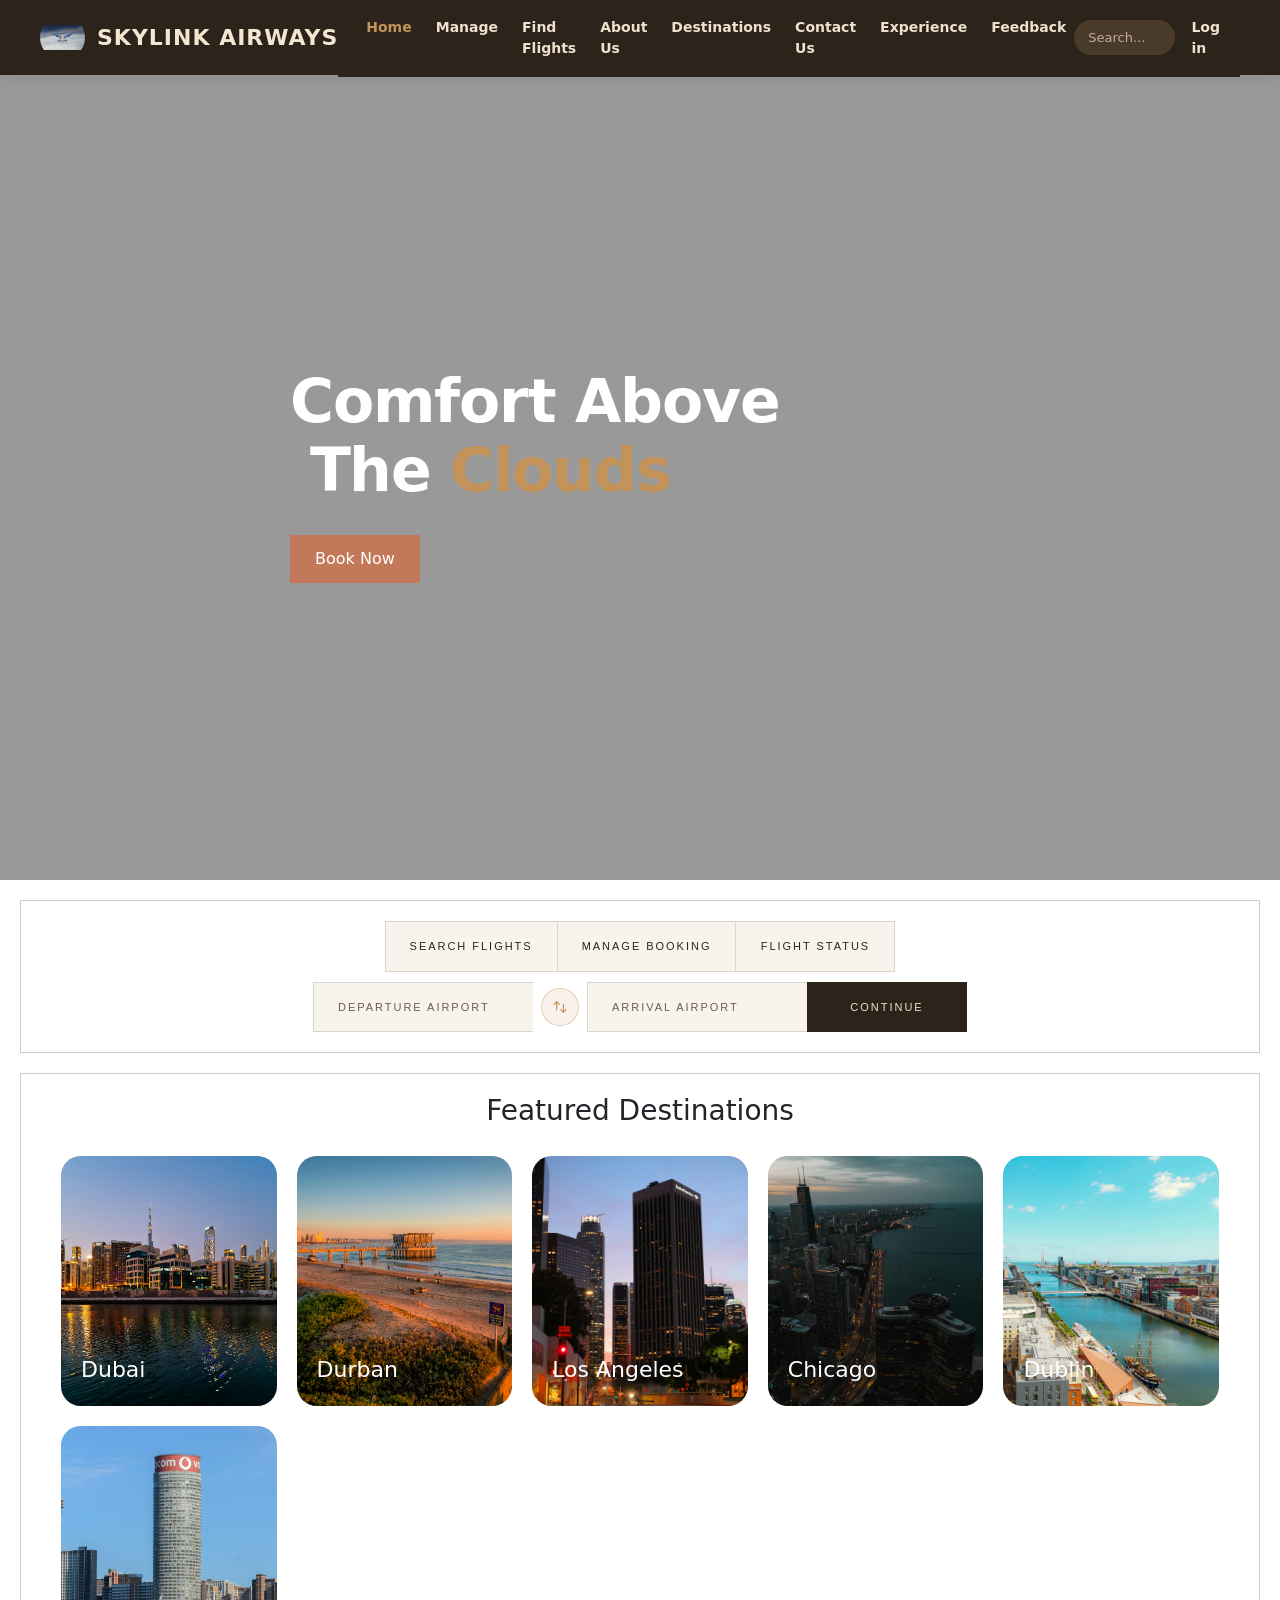
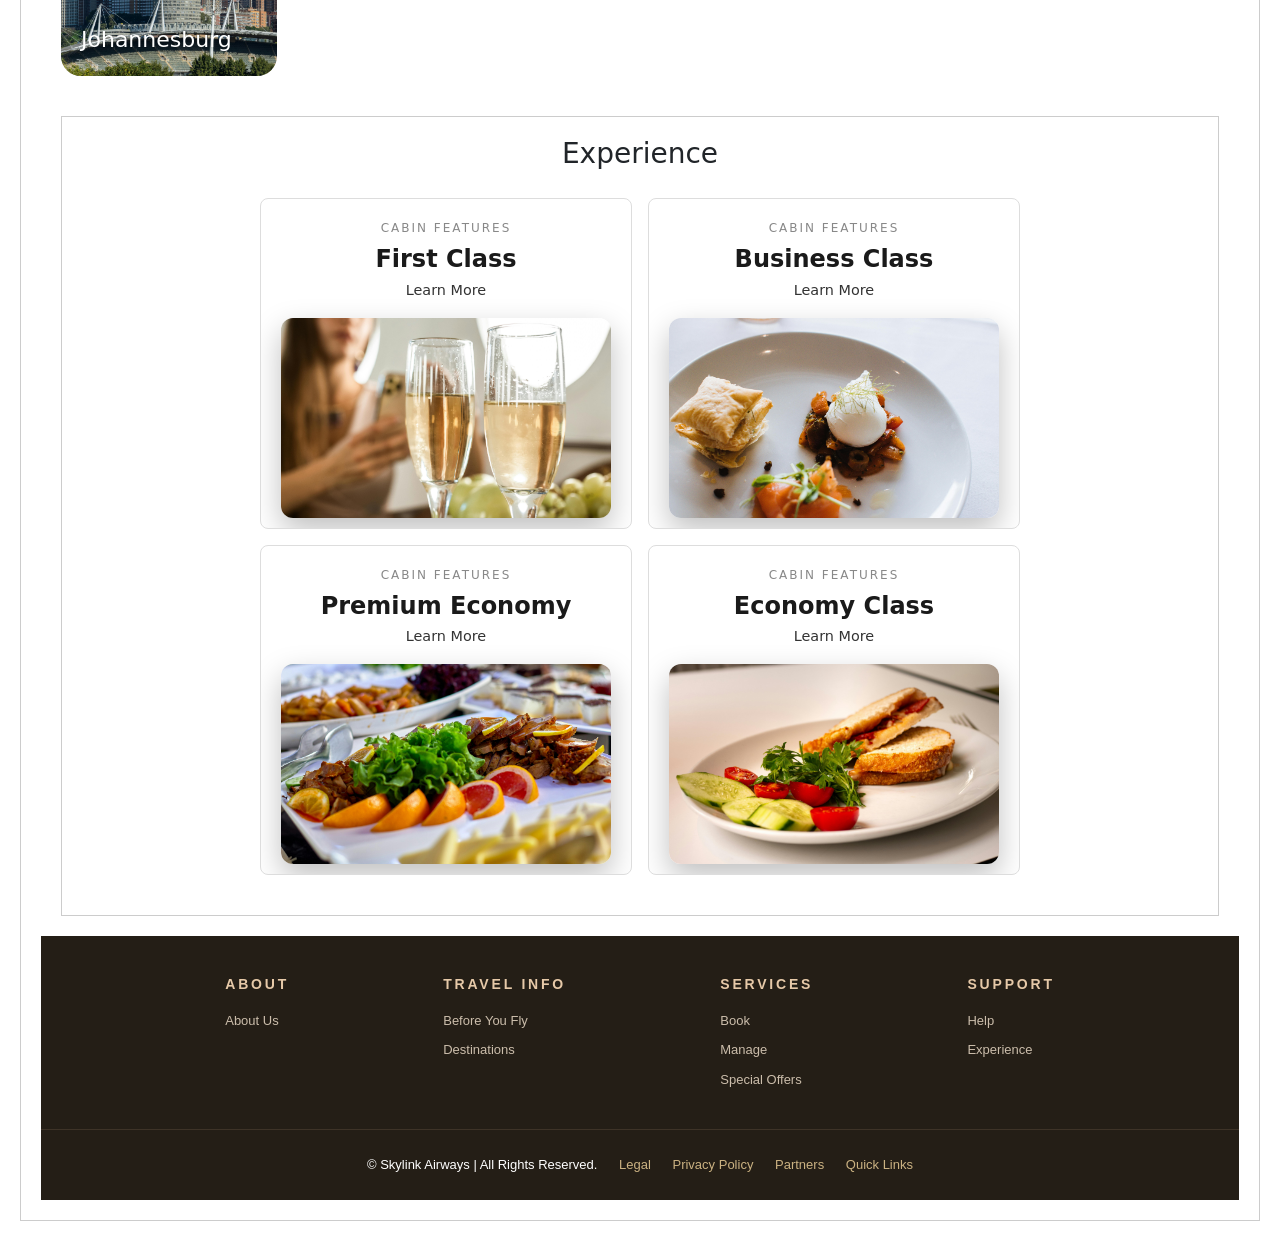
<file: index.html>
<!DOCTYPE html>
<html lang="en">

<head>
    <meta charset="UTF-8">
    <meta name="viewport" content="width=device-width, initial-scale=1.0">
    <title>Skylink Airways | Find Flights</title>
    <link rel="stylesheet" href="styles.css">
    <link href="https://cdn.jsdelivr.net/npm/bootstrap@5.3.3/dist/css/bootstrap.min.css" rel="stylesheet">
    <script src="https://cdn.jsdelivr.net/npm/bootstrap@5.3.3/dist/js/bootstrap.bundle.min.js" defer></script>
</head>

<body>

    <header class="navbar navbar-expand-lg" style="background:#2c241a; height:75px; padding:0 40px;">
        <a href="index.html" class="navbar-brand logo">
            <img src="images/logo.jpeg" class="logo-image" alt="Skylink Logo">
            <span class="logo-text">Skylink Airways</span>
        </a>
        <button class="navbar-toggler" type="button" data-bs-toggle="collapse" data-bs-target="#mainNav">
            <span class="navbar-toggler-icon" style="filter:invert(1);"></span>
        </button>
        <div class="collapse navbar-collapse" id="mainNav">
            <nav class="navbar-nav mx-auto gap-2">
                <a href="index.html" class="nav-link active">Home</a>
                <a href="manage.html" class="nav-link">Manage</a>
                <a href="find-flights.html" class="nav-link">Find Flights</a>
                <a href="about.html" class="nav-link">About Us</a>
                <a href="destinations.html" class="nav-link">Destinations</a>
                <a href="contact.html" class="nav-link">Contact Us</a>
                <a href="experience.html" class="nav-link">Experience</a>
                <a href="feedback.html" class="nav-link">Feedback</a>
            </nav>
            <div class="d-flex align-items-center gap-3">
                <form class="search-form" action="search.html" method="get">
                    <input type="text" name="query" placeholder="Search..." class="form-control form-control-sm">
                </form>
                <a href="login.html" class="nav-link">Log in</a>
            </div>
        </div>
    </header>

    <!-- HERO WITH VIDEO -->
    <section class="hero">
        <video autoplay muted loop class="hero-video">
            <source src="videos/video.mp4" type="video/mp4">
        </video>
        <div class="overlay"></div>
        <div class="hero-content">
            <div class="letdrop" id="letdropEl"></div>
            <button class="cta" onclick="window.location.href='find-flights.html'"
                style="opacity:0; animation: fadeIn 0.5s 1.8s forwards;">Book Now</button>
        </div>
    </section>

    <!-- BOOKING SECTION -->
    <div class="section">

        <!-- Tab buttons -->
        <div class="flex-row" id="tab-row">
            <div class="box active-tab" onclick="setTab(this,'search')">Search Flights</div>
            <div class="box" onclick="setTab(this,'manage')">Manage Booking</div>
            <div class="box" onclick="setTab(this,'status')">Flight Status</div>
        </div>

        <!-- Search Flights panel -->
        <div id="panel-search">
            <div class="flex-row" style="align-items:center; margin-top:10px;">
                <div class="airport-wrapper">
                    <input class="airport-input" id="dep-input" placeholder="Departure Airport" autocomplete="off"
                        oninput="filterDropdown('dep')" onfocus="openDropdown('dep')" onblur="closeDropdown('dep')">
                    <div class="dropdown" id="dep-dropdown"></div>
                </div>
                <div class="swap-btn" title="Swap airports" onclick="swapAirports()">
                    <svg width="16" height="16" viewBox="0 0 24 24" fill="none" stroke="#c4935a" stroke-width="1.8"
                        stroke-linecap="round">
                        <path d="M7 16V4m0 0L3 8m4-4l4 4M17 8v12m0 0l4-4m-4 4l-4-4" />
                    </svg>
                </div>
                <div class="airport-wrapper">
                    <input class="airport-input" id="arr-input" placeholder="Arrival Airport" autocomplete="off"
                        oninput="filterDropdown('arr')" onfocus="openDropdown('arr')" onblur="closeDropdown('arr')">
                    <div class="dropdown" id="arr-dropdown"></div>
                </div>
                <div class="box continue" onclick="goToFlights()">Continue</div>
            </div>
        </div>

        <!-- Manage Booking panel -->
        <div id="panel-manage" style="display:none; padding: 1rem 0;">
            <div class="flex-row" style="margin-top:10px; gap:10px;">
                <input class="airport-input" id="manage-ref"
                    style="border-right:0.5px solid rgba(44,36,26,0.15); min-width:200px;"
                    placeholder="Booking Reference" />
                <input class="airport-input" id="manage-name"
                    style="border-right:0.5px solid rgba(44,36,26,0.15); min-width:200px;" placeholder="Last Name" />
                <div class="box continue" style="border-right:0.5px solid rgba(44,36,26,0.15);" onclick="findBooking()">
                    Find Booking</div>
            </div>
        </div>

        <!-- Flight Status panel -->
        <div id="panel-status" style="display:none; padding: 1rem 0;">
            <div class="flex-row" style="margin-top:10px; gap:10px;">
                <input class="airport-input" id="status-flight"
                    style="border-right:0.5px solid rgba(44,36,26,0.15); min-width:220px;"
                    placeholder="Flight Number e.g. SK 204" />
                <input class="airport-input" id="status-date" type="date"
                    style="border-right:0.5px solid rgba(44,36,26,0.15); min-width:180px; color:#2c241a;" />
                <div class="box continue" style="border-right:0.5px solid rgba(44,36,26,0.15);" onclick="checkStatus()">
                    Check Status</div>
            </div>
        </div>

    </div>
    <!-- END BOOKING SECTION -->

    <!-- FEATURED DESTINATIONS -->
    <div class="section">
        <h3 class="center">Featured Destinations</h3>

        <div class="grid">

            <div class="dest-card-home dubai" onclick="goToFlight('DXB', 'Dubai')">
                <img src="images/dubai.jpg" alt="Dubai skyline with the Burj Khalifa at sunset">
                <div class="hover-content">
                    <div class="overlay-btn">Flights to Dubai</div>
                </div>
                <span>Dubai</span>
            </div>

            <div class="dest-card-home durban" onclick="goToFlight('DUR', 'Durban')">
                <img src="images/durban.jpg" alt="Durban beachfront and Golden Mile coastline">
                <div class="hover-content">
                    <div class="overlay-btn">Flights to Durban</div>
                </div>
                <span>Durban</span>
            </div>

            <div class="dest-card-home los-angeles" onclick="goToFlight('LAX', 'Los Angeles')">
                <img src="images/losangeles.jpg" alt="Los Angeles city skyline at night">
                <div class="hover-content">
                    <div class="overlay-btn">Flights to Los Angeles</div>
                </div>
                <span>Los Angeles</span>
            </div>

            <div class="dest-card-home chicago" onclick="goToFlight('ORD', 'Chicago')">
                <img src="images/chicago.jpg" alt="Chicago downtown architecture along the river">
                <div class="hover-content">
                    <div class="overlay-btn">Flights to Chicago</div>
                </div>
                <span>Chicago</span>
            </div>

            <div class="dest-card-home dublin" onclick="goToFlight('DUB', 'Dublin')">
                <img src="images/dublin.jpg" alt="Dublin city centre with traditional Irish architecture">
                <div class="hover-content">
                    <div class="overlay-btn">Flights to Dublin</div>
                </div>
                <span>Dublin</span>
            </div>

            <div class="dest-card-home johannesburg" onclick="goToFlight('JNB', 'Johannesburg')">
                <img src="images/johannesburg.jpg" alt="Johannesburg skyline showing the city of gold">
                <div class="hover-content">
                    <div class="overlay-btn">Flights to Johannesburg</div>
                </div>
                <span>Johannesburg</span>
            </div>

        </div>
        <!-- END FEATURED DESTINATIONS -->

        <!-- EXPERIENCE -->
        <div class="section">
            <h3 class="center">Experience</h3>
            <div class="home-exp-grid">

                <div class="home-exp-card">
                    <p class="home-card-subtitle">CABIN FEATURES</p>
                    <h2>First Class</h2>
                    <a href="experience.html#panel-cabin" class="home-learn-btn">Learn More</a>
                    <img src="images/firstclass.jpg" alt="First Class">
                </div>

                <div class="home-exp-card">
                    <p class="home-card-subtitle">CABIN FEATURES</p>
                    <h2>Business Class</h2>
                    <a href="experience.html#panel-cabin" class="home-learn-btn">Learn More</a>
                    <img src="images/businessclass.jpg" alt="Business Class">
                </div>

                <div class="home-exp-card">
                    <p class="home-card-subtitle">CABIN FEATURES</p>
                    <h2>Premium Economy</h2>
                    <a href="experience.html#panel-cabin" class="home-learn-btn">Learn More</a>
                    <img src="images/premiumeconomy.jpg" alt="Premium Economy">
                </div>

                <div class="home-exp-card">
                    <p class="home-card-subtitle">CABIN FEATURES</p>
                    <h2>Economy Class</h2>
                    <a href="experience.html#panel-cabin" class="home-learn-btn">Learn More</a>
                    <img src="images/economyclass.jpg" alt="Economy Class">
                </div>

            </div>
        </div>
        <!-- END EXPERIENCE -->

        <!-- FOOTER -->
        <footer class="footer">
            <div class="footer-container">
                <div class="footer-column">
                    <h3>About</h3>
                    <a href="about.html">About Us</a>

                </div>
                <div class="footer-column">
                    <h3>Travel Info</h3>
                    <a href="experience.html">Before You Fly</a>
                    <a href="destinations.html">Destinations</a>
                </div>
                <div class="footer-column">
                    <h3>Services</h3>
                    <a href="find-flights.html">Book</a>
                    <a href="manage.html">Manage</a>
                    <a href="find-flights.html#special-offers">Special Offers</a>
                </div>
                <div class="footer-column">
                    <h3>Support</h3>
                    <a href="contact.html">Help</a>
                    <a href="experience.html">Experience</a>
                </div>
            </div>
            <div class="footer-bottom">
                © Skylink Airways | All Rights Reserved.
                <a href="#" onclick="alert('Coming soon.')">Legal</a>
                <a href="#" onclick="alert('Coming soon.')">Privacy Policy</a>
                <a href="#" onclick="alert('Coming soon.')">Partners</a>
                <a href="#" onclick="alert('Coming soon.')">Quick Links</a>
            </div>
        </footer>

        <script>
            const airports = [
                { code: 'JNB', name: 'OR Tambo', city: 'Johannesburg' },
                { code: 'CPT', name: 'Cape Town Intl', city: 'Cape Town' },
                { code: 'DUR', name: 'King Shaka Intl', city: 'Durban' },
                { code: 'DXB', name: 'Dubai Intl', city: 'Dubai' },
                { code: 'LHR', name: 'Heathrow', city: 'London' },
                { code: 'LAX', name: 'Los Angeles Intl', city: 'Los Angeles' },
                { code: 'ORD', name: "O'Hare Intl", city: 'Chicago' },
                { code: 'DUB', name: 'Dublin Intl', city: 'Dublin' },
                { code: 'CDG', name: 'Charles de Gaulle', city: 'Paris' },
                { code: 'JFK', name: 'John F. Kennedy', city: 'New York' },
                { code: 'SIN', name: 'Changi Airport', city: 'Singapore' },
                { code: 'SYD', name: 'Kingsford Smith', city: 'Sydney' },
            ];

            function renderDropdown(id, list) {
                const dd = document.getElementById(id + '-dropdown');
                dd.innerHTML = list.map(a => `
                <div class="dropdown-item" onmousedown="selectAirport('${id}','${a.code}','${a.city}')">
                    <span class="code">${a.code}</span>
                    <span class="city">${a.city} — ${a.name}</span>
                </div>`).join('');
            }

            function filterDropdown(id) {
                const val = document.getElementById(id + '-input').value.toLowerCase();
                const filtered = airports.filter(a =>
                    a.code.toLowerCase().includes(val) ||
                    a.city.toLowerCase().includes(val) ||
                    a.name.toLowerCase().includes(val)
                );
                renderDropdown(id, filtered);
                openDropdown(id);
            }

            function openDropdown(id) {
                const val = document.getElementById(id + '-input').value.toLowerCase();
                const list = val
                    ? airports.filter(a => a.code.toLowerCase().includes(val) || a.city.toLowerCase().includes(val))
                    : airports;
                renderDropdown(id, list);
                document.getElementById(id + '-dropdown').classList.add('open');
            }

            function closeDropdown(id) {
                setTimeout(() => {
                    document.getElementById(id + '-dropdown').classList.remove('open');
                }, 150);
            }

            function selectAirport(id, code, city) {
                document.getElementById(id + '-input').value = code + ' — ' + city;
                document.getElementById(id + '-dropdown').classList.remove('open');
            }

            function swapAirports() {
                const dep = document.getElementById('dep-input');
                const arr = document.getElementById('arr-input');
                const tmp = dep.value;
                dep.value = arr.value;
                arr.value = tmp;
            }

            function setTab(el, panel) {
                document.querySelectorAll('#tab-row .box').forEach(b => b.classList.remove('active-tab'));
                el.classList.add('active-tab');
                ['search', 'manage', 'status'].forEach(p => {
                    document.getElementById('panel-' + p).style.display = p === panel ? 'block' : 'none';
                });
            }

            function goToFlights() {
                const dep = document.getElementById('dep-input').value;
                const arr = document.getElementById('arr-input').value;
                if (!dep || !arr) { alert('Please select both airports.'); return; }
                window.location.href = 'find-flights.html?dep=' + encodeURIComponent(dep) + '&arr=' + encodeURIComponent(arr);
            }

            function goToFlight(code, city) {
                window.location.href = 'find-flights.html?dest=' + code + '&city=' + encodeURIComponent(city);
            }
            function findBooking() {
                const ref = document.getElementById('manage-ref').value.trim();
                const lastName = document.getElementById('manage-name').value.trim();

                if (!ref || !lastName) {
                    alert('Please enter both your Booking Reference and Last Name.');
                    return;
                }
                window.location.href = 'manage.html';
            }

            function checkStatus() {
                const flightNo = document.getElementById('status-flight').value.trim();
                const date = document.getElementById('status-date').value;

                if (!flightNo) {
                    alert('Please enter a flight number.');
                    return;
                }
                window.location.href = 'find-flights.html';
            }

            const words = ["Comfort", " Above", " The", " Clouds"];
            const colors = [null, null, null, "#c4935a"];
            const el = document.getElementById('letdropEl');
            let delay = 0;

            words.forEach((word, wi) => {
                [...word].forEach((ch) => {
                    const span = document.createElement('span');
                    span.textContent = ch === ' ' ? '\u00a0' : ch;
                    if (colors[wi]) span.style.color = colors[wi];
                    span.style.animationDelay = delay + 's';
                    delay += ch === ' ' ? 0.01 : 0.055;
                    el.appendChild(span);
                });
                if (wi === 1) {
                    el.appendChild(document.createElement('br'));
                }
            });
            // Find Booking
            function findBooking() {
                const ref = document.querySelector('#panel-manage input:nth-child(1)').value.trim();
                const lastName = document.querySelector('#panel-manage input:nth-child(2)').value.trim();

                if (!ref || !lastName) {
                    alert('Please enter both your Booking Reference and Last Name.');
                    return;
                }

                window.location.href = 'manage.html?ref=' + encodeURIComponent(ref) + '&name=' + encodeURIComponent(lastName);
            }

            // Check Status
            function checkStatus() {
                const flightNo = document.querySelector('#panel-status input:nth-child(1)').value.trim();
                const date = document.querySelector('#panel-status input[type="date"]').value;

                if (!flightNo) {
                    alert('Please enter a flight number.');
                    return;
                }

                window.location.href = 'find-flights.html?flight=' + encodeURIComponent(flightNo) + '&date=' + encodeURIComponent(date);
            }
        </script>

</body>

</html>
</file>
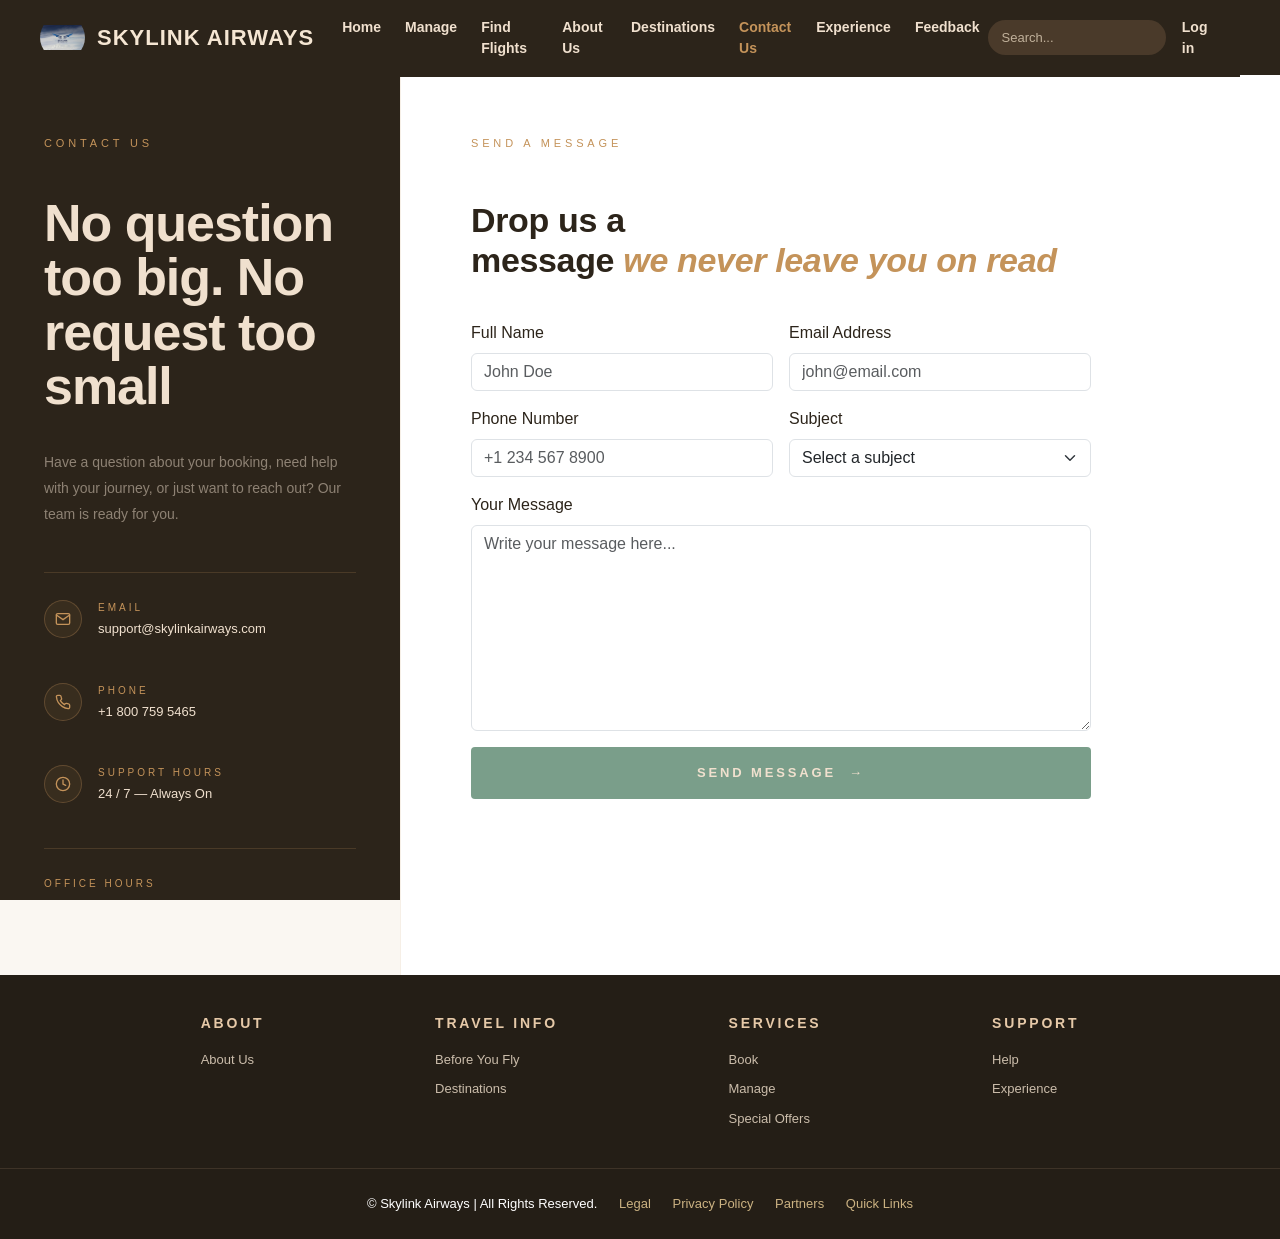
<file: contact.html>
<!DOCTYPE html>
<html lang="en">

<head>
    <meta charset="UTF-8">
    <meta name="viewport" content="width=device-width, initial-scale=1.0">
    <title>Skylink Airways | Contact Us</title>
    <link href="https://cdn.jsdelivr.net/npm/bootstrap@5.3.3/dist/css/bootstrap.min.css" rel="stylesheet">
    <script src="https://cdn.jsdelivr.net/npm/bootstrap@5.3.3/dist/js/bootstrap.bundle.min.js" defer></script>
    <link rel="stylesheet" href="contact.css">
</head>

<body>

    <header class="navbar navbar-expand-lg"
        style="background:#2c241a; height:75px; padding:0 40px; position:fixed; top:0; width:100%; z-index:1000;">
        <a href="index.html" class="navbar-brand logo">
            <img src="images/logo.jpeg" class="logo-image" alt="Skylink Logo">
            <span class="logo-text">Skylink Airways</span>
        </a>
        <button class="navbar-toggler" type="button" data-bs-toggle="collapse" data-bs-target="#mainNav">
            <span class="navbar-toggler-icon" style="filter:invert(1);"></span>
        </button>
        <div class="collapse navbar-collapse" id="mainNav">
            <nav class="navbar-nav mx-auto gap-2">
                <a href="index.html" class="nav-link">Home</a>
                <a href="manage.html" class="nav-link">Manage</a>
                <a href="find-flights.html" class="nav-link">Find Flights</a>
                <a href="about.html" class="nav-link">About Us</a>
                <a href="destinations.html" class="nav-link">Destinations</a>
                <a href="contact.html" class="nav-link active">Contact Us</a>
                <a href="experience.html" class="nav-link">Experience</a>
                <a href="feedback.html" class="nav-link">Feedback</a>
            </nav>
            <div class="d-flex align-items-center gap-3">
                <form class="search-form" action="search.html" method="get">
                    <input type="text" name="query" placeholder="Search..." class="form-control form-control-sm">
                </form>
                <a href="login.html" class="nav-link">Log in</a>
            </div>
        </div>
    </header>

    <!-- FULL PAGE LAYOUT -->
    <div class="contact-page">

        <!-- LEFT PANEL -->
        <div class="contact-left">
            <div class="left-inner">
                <p class="left-eyebrow">Contact Us</p>
                <h1 class="left-title">No question too big. No request too small</h1>
                <p class="left-body">Have a question about your booking, need help with your journey, or just want to
                    reach out? Our team is ready for you.</p>

                <div class="left-divider"></div>

                <div class="contact-item">
                    <div class="contact-icon">
                        <svg width="16" height="16" viewBox="0 0 24 24" fill="none" stroke="#c4935a" stroke-width="2"
                            stroke-linecap="round">
                            <path d="M4 4h16c1.1 0 2 .9 2 2v12c0 1.1-.9 2-2 2H4c-1.1 0-2-.9-2-2V6c0-1.1.9-2 2-2z" />
                            <polyline points="22,6 12,13 2,6" />
                        </svg>
                    </div>
                    <div>
                        <p class="ci-label">Email</p>
                        <p class="ci-value">support@skylinkairways.com</p>
                    </div>
                </div>

                <div class="contact-item">
                    <div class="contact-icon">
                        <svg width="16" height="16" viewBox="0 0 24 24" fill="none" stroke="#c4935a" stroke-width="2"
                            stroke-linecap="round">
                            <path
                                d="M22 16.92v3a2 2 0 01-2.18 2 19.79 19.79 0 01-8.63-3.07A19.5 19.5 0 012.12 4.18 2 2 0 014.11 2h3a2 2 0 012 1.72c.127.96.361 1.903.7 2.81a2 2 0 01-.45 2.11L8.09 9.91a16 16 0 006 6l1.27-1.27a2 2 0 012.11-.45c.907.339 1.85.573 2.81.7A2 2 0 0122 16.92z" />
                        </svg>
                    </div>
                    <div>
                        <p class="ci-label">Phone</p>
                        <p class="ci-value">+1 800 759 5465</p>
                    </div>
                </div>

                <div class="contact-item">
                    <div class="contact-icon">
                        <svg width="16" height="16" viewBox="0 0 24 24" fill="none" stroke="#c4935a" stroke-width="2"
                            stroke-linecap="round">
                            <circle cx="12" cy="12" r="10" />
                            <polyline points="12 6 12 12 16 14" />
                        </svg>
                    </div>
                    <div>
                        <p class="ci-label">Support Hours</p>
                        <p class="ci-value">24 / 7 — Always On</p>
                    </div>
                </div>

                <div class="left-divider"></div>

                <div class="hours-block">
                    <p class="ci-label" style="margin-bottom:12px;">Office Hours</p>
                    <div class="hours-row"><span>Mon — Fri</span><span>08:00 — 23:00</span></div>
                    <div class="hours-row"><span>Sat — Sun</span><span>09:00 — 20:00</span></div>
                    <div class="hours-row"><span>Emergency</span><span>24 / 7</span></div>
                </div>
            </div>
        </div>

        <!-- RIGHT PANEL -->
        <div class="contact-right">
            <div class="right-inner">
                <p class="right-eyebrow">Send A Message</p>
                <h2 class="right-title">Drop us a<br>message <span>we never leave you on read</span></h2>

                <form id="contactForm" onsubmit="submitForm(event)">

                    <div class="row g-3 mb-3">
                        <div class="col-12 col-md-6">
                            <label class="form-label">Full Name</label>
                            <input type="text" class="form-control" placeholder="John Doe" required>
                        </div>
                        <div class="col-12 col-md-6">
                            <label class="form-label">Email Address</label>
                            <input type="email" class="form-control" placeholder="john@email.com" required>
                        </div>
                    </div>

                    <div class="row g-3 mb-3">
                        <div class="col-12 col-md-6">
                            <label class="form-label">Phone Number</label>
                            <input type="tel" class="form-control" placeholder="+1 234 567 8900">
                        </div>
                        <div class="col-12 col-md-6">
                            <label class="form-label">Subject</label>
                            <select class="form-select" required>
                                <option value="" disabled selected>Select a subject</option>
                                <option>Booking Enquiry</option>
                                <option>Flight Status</option>
                                <option>Baggage</option>
                                <option>Refund Request</option>
                                <option>Special Assistance</option>
                                <option>General Enquiry</option>
                            </select>
                        </div>
                    </div>

                    <div class="mb-3">
                        <label class="form-label">Your Message</label>
                        <textarea class="form-control" placeholder="Write your message here..." rows="8"
                            required></textarea>
                    </div>

                    <button type="submit" class="send-btn">
                        Send Message &nbsp;→
                    </button>
                    <div id="formFeedback"></div>

                </form>
            </div>
        </div>

    </div>

    <!-- FOOTER -->
    <footer class="footer">
        <div class="footer-container">
            <div class="footer-column">
                <h3>About</h3>
                <a href="about.html">About Us</a>
            </div>
            <div class="footer-column">
                <h3>Travel Info</h3>
                <a href="experience.html">Before You Fly</a>
                <a href="destinations.html">Destinations</a>
            </div>
            <div class="footer-column">
                <h3>Services</h3>
                <a href="find-flights.html">Book</a>
                <a href="manage.html">Manage</a>
                <a href="find-flights.html#special-offers">Special Offers</a>
            </div>
            <div class="footer-column">
                <h3>Support</h3>
                <a href="contact.html">Help</a>
                <a href="experience.html">Experience</a>
            </div>
        </div>
        <div class="footer-bottom">
            © Skylink Airways | All Rights Reserved.
            <a href="#" onclick="alert('Coming soon.')">Legal</a>
            <a href="#" onclick="alert('Coming soon.')">Privacy Policy</a>
            <a href="#" onclick="alert('Coming soon.')">Partners</a>
            <a href="#" onclick="alert('Coming soon.')">Quick Links</a>
        </div>
    </footer>

    <script>
        function submitForm(e) {
            e.preventDefault();
            const feedback = document.getElementById('formFeedback');
            const btn = document.querySelector('.send-btn');
            btn.textContent = 'Sending...';
            btn.disabled = true;
            setTimeout(() => {
                feedback.textContent = '✓ Message received. We will be in touch within 24 hours.';
                feedback.classList.add('show');
                btn.textContent = 'Send Message →';
                btn.disabled = false;
                document.getElementById('contactForm').reset();
                setTimeout(() => {
                    feedback.classList.remove('show');
                    feedback.textContent = '';
                }, 5000);
            }, 1500);
        }
    </script>

</body>

</html>
</file>
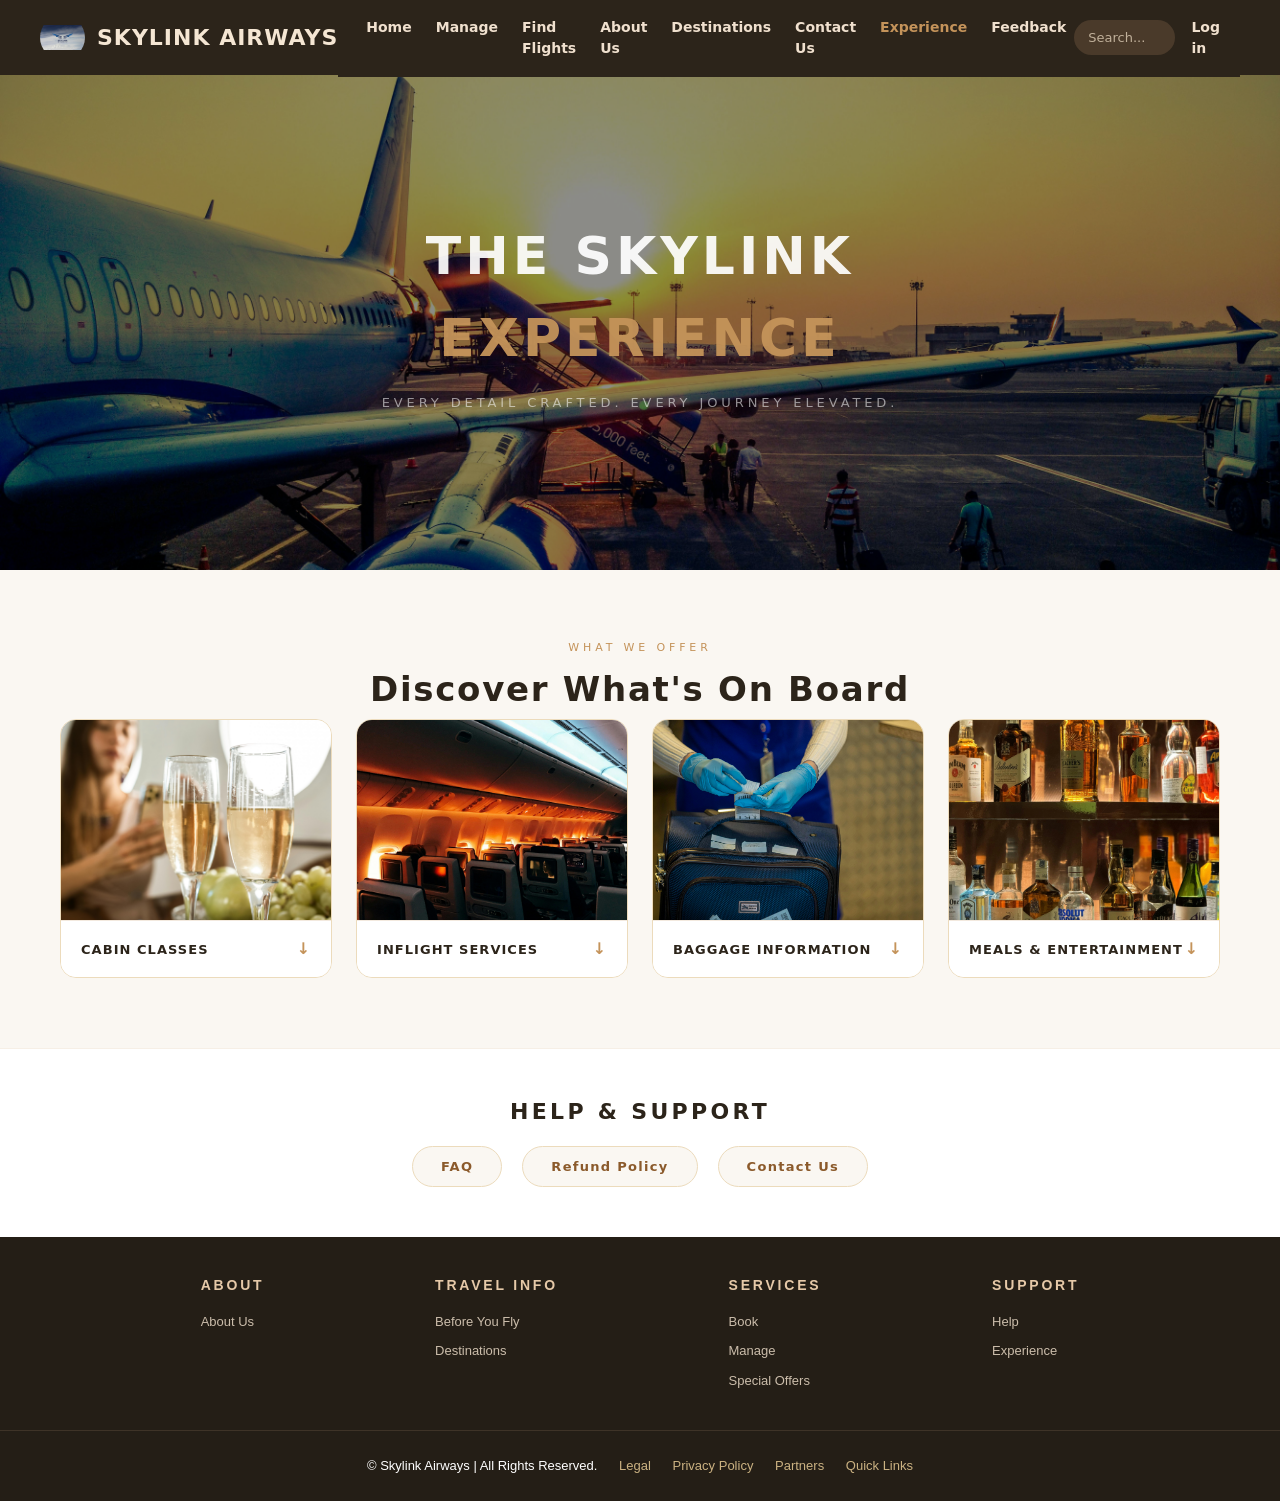
<file: experience.html>
<!DOCTYPE html>
<html lang="en">

<head>
    <meta charset="UTF-8">
    <meta name="viewport" content="width=device-width, initial-scale=1.0">
    <title>Skylink Airways | Experience</title>
    <link rel="stylesheet" href="experience.css">
    <link href="https://cdn.jsdelivr.net/npm/bootstrap@5.3.3/dist/css/bootstrap.min.css" rel="stylesheet">
    <script src="https://cdn.jsdelivr.net/npm/bootstrap@5.3.3/dist/js/bootstrap.bundle.min.js" defer></script>
</head>

<body>

    <header class="navbar navbar-expand-lg" style="background:#2c241a; height:75px; padding:0 40px;">
        <a href="index.html" class="navbar-brand logo">
            <img src="images/logo.jpeg" class="logo-image" alt="Skylink Logo">
            <span class="logo-text">Skylink Airways</span>
        </a>

        <!-- Hamburger toggle (appears on mobile automatically) -->
        <button class="navbar-toggler" type="button" data-bs-toggle="collapse" data-bs-target="#mainNav">
            <span class="navbar-toggler-icon" style="filter:invert(1);"></span>
        </button>

        <div class="collapse navbar-collapse" id="mainNav">
            <nav class="navbar-nav mx-auto gap-2">
                <a href="index.html" class="nav-link">Home</a>
                <a href="manage.html" class="nav-link">Manage</a>
                <a href="find-flights.html" class="nav-link">Find Flights</a>
                <a href="about.html" class="nav-link">About Us</a>
                <a href="destinations.html" class="nav-link">Destinations</a>
                <a href="contact.html" class="nav-link">Contact Us</a>
                <a href="experience.html" class="nav-link active">Experience</a>
                <a href="feedback.html" class="nav-link">Feedback</a>
            </nav>
            <div class="d-flex align-items-center gap-3">
                <form class="search-form" action="search.html" method="get">
                    <input type="text" name="query" placeholder="Search..." class="form-control form-control-sm">
                </form>
                <a href="login.html" class="nav-link">Log in</a>
            </div>
        </div>
    </header>

    <!-- HERO -->
    <section class="exp-hero">
        <div class="exp-hero-overlay"></div>
        <div class="exp-hero-content">
            <div class="wipe-wrapper">
                <div class="wipe-line" id="eline1">The Skylink</div>
            </div>
            <div class="wipe-wrapper">
                <div class="wipe-line" id="eline2">Experience</div>
            </div>
            <p class="exp-sub">Every detail crafted. Every journey elevated.</p>
        </div>
    </section>

    <!-- CARDS SECTION -->
    <section class="exp-section">
        <p class="exp-tag">What We Offer</p>
        <h2 class="exp-title">Discover What's On Board</h2>


        <div class="exp-grid">

            <div class="exp-card" onclick="togglePanel('cabin')">
                <div class="exp-card-img">
                    <img src="images/firstclass.jpg" alt="Cabin Classes">
                </div>
                <div class="exp-card-footer">
                    <span>Cabin Classes</span>
                    <span class="exp-arrow" id="arrow-cabin">↓</span>
                </div>
            </div>

            <div class="exp-card" onclick="togglePanel('inflight')">
                <div class="exp-card-img">
                    <img src="images/inflight.jpg" alt="Inflight Services">
                </div>
                <div class="exp-card-footer">
                    <span>Inflight Services</span>
                    <span class="exp-arrow" id="arrow-inflight">↓</span>
                </div>
            </div>

            <div class="exp-card" onclick="togglePanel('baggage')">
                <div class="exp-card-img">
                    <img src="images/baggage.jpg" alt="Baggage Information">
                </div>
                <div class="exp-card-footer">
                    <span>Baggage Information</span>
                    <span class="exp-arrow" id="arrow-baggage">↓</span>
                </div>
            </div>

            <div class="exp-card" onclick="togglePanel('meals')">
                <div class="exp-card-img">
                    <img src="images/entertainment.jpg" alt="Meals and Entertainment">
                </div>
                <div class="exp-card-footer">
                    <span>Meals & Entertainment</span>
                    <span class="exp-arrow" id="arrow-meals">↓</span>
                </div>
            </div>

        </div>

        <!-- DETAIL PANELS -->

        <!-- CABIN CLASSES -->
        <div class="detail-panel" id="panel-cabin">
            <div class="panel-inner">
                <div class="panel-text">
                    <p class="panel-tag">Cabin Classes</p>
                    <h3>Fly The Way You Deserve</h3>
                    <p>From our award-winning First Class suites to our comfortable Economy cabins, every seat on
                        Skylink is designed with you in mind.</p>
                    <div class="cabin-grid">
                        <div class="cabin-item">
                            <p class="cabin-name">First Class</p>
                            <p class="cabin-desc">Private suites, lie-flat beds, personal butler service and fine dining
                                at 35,000 feet.</p>
                        </div>
                        <div class="cabin-item">
                            <p class="cabin-name">Business Class</p>
                            <p class="cabin-desc">Lie-flat seats, premium dining, priority boarding and dedicated lounge
                                access.</p>
                        </div>
                        <div class="cabin-item">
                            <p class="cabin-name">Premium Economy</p>
                            <p class="cabin-desc">Extra legroom, enhanced meals and a quieter cabin for a more relaxed
                                journey.</p>
                        </div>
                        <div class="cabin-item">
                            <p class="cabin-name">Economy Class</p>
                            <p class="cabin-desc">Comfortable seating, full meal service and entertainment on every
                                flight.</p>
                        </div>
                    </div>
                </div>
                <div class="panel-image">
                    <img src="images/firstclass.jpg" alt="Cabin Classes">
                </div>
            </div>
        </div>

        <!-- INFLIGHT SERVICES -->
        <div class="detail-panel" id="panel-inflight">
            <div class="panel-inner">
                <div class="panel-text">
                    <p class="panel-tag">Inflight Services</p>
                    <h3>Service That Never Lands</h3>
                    <p>Our cabin crew are trained to make every moment of your flight feel exceptional — from takeoff to
                        touchdown.</p>
                    <div class="cabin-grid">
                        <div class="cabin-item">
                            <p class="cabin-name">Personal Attendants</p>
                            <p class="cabin-desc">Dedicated crew members available throughout your flight for any
                                request.</p>
                        </div>
                        <div class="cabin-item">
                            <p class="cabin-name">Wi-Fi On Board</p>
                            <p class="cabin-desc">High-speed internet available on all long-haul and select short-haul
                                routes.</p>
                        </div>
                        <div class="cabin-item">
                            <p class="cabin-name">Power & USB</p>
                            <p class="cabin-desc">Stay charged with in-seat power outlets and USB ports across all
                                cabins.</p>
                        </div>
                        <div class="cabin-item">
                            <p class="cabin-name">Amenity Kits</p>
                            <p class="cabin-desc">Luxury amenity kits with premium skincare products for Business and
                                First Class.</p>
                        </div>
                    </div>
                </div>
                <div class="panel-image">
                    <img src="images/inflight.jpg" alt="Inflight Services">
                </div>
            </div>
        </div>

        <!-- BAGGAGE -->
        <div class="detail-panel" id="panel-baggage">
            <div class="panel-inner">
                <div class="panel-text">
                    <p class="panel-tag">Baggage Information</p>
                    <h3>Pack What You Need</h3>
                    <p>We want your journey to be seamless from the moment you pack. Here's everything you need to know
                        about baggage on Skylink.</p>
                    <div class="cabin-grid">
                        <div class="cabin-item">
                            <p class="cabin-name">Economy Allowance</p>
                            <p class="cabin-desc">1 carry-on (7kg) + 1 checked bag (23kg) included on all Economy fares.
                            </p>
                        </div>
                        <div class="cabin-item">
                            <p class="cabin-name">Business Allowance</p>
                            <p class="cabin-desc">2 carry-ons (7kg each) + 2 checked bags (32kg each) with priority
                                handling.</p>
                        </div>
                        <div class="cabin-item">
                            <p class="cabin-name">Special Items</p>
                            <p class="cabin-desc">Sports equipment, musical instruments and medical devices handled with
                                care.</p>
                        </div>
                        <div class="cabin-item">
                            <p class="cabin-name">Lost Baggage</p>
                            <p class="cabin-desc">24/7 baggage tracing service with compensation policy for delayed
                                items.</p>
                        </div>
                    </div>
                </div>
                <div class="panel-image">
                    <img src="images/baggage.jpg" alt="Baggage">
                </div>
            </div>
        </div>

        <!-- MEALS -->
        <div class="detail-panel" id="panel-meals">
            <div class="panel-inner">
                <div class="panel-text">
                    <p class="panel-tag">Meals & Entertainment</p>
                    <h3>Taste The World Above It</h3>
                    <p>From chef-curated menus to thousands of hours of entertainment — we make sure every sense is
                        taken care of on board.</p>
                    <div class="cabin-grid">
                        <div class="cabin-item">
                            <p class="cabin-name">Chef Menus</p>
                            <p class="cabin-desc">Seasonal menus crafted by world-class chefs using locally sourced
                                ingredients.</p>
                        </div>
                        <div class="cabin-item">
                            <p class="cabin-name">Special Diets</p>
                            <p class="cabin-desc">Vegan, halal, kosher, gluten-free and children's meals available on
                                request.</p>
                        </div>
                        <div class="cabin-item">
                            <p class="cabin-name">Entertainment</p>
                            <p class="cabin-desc">4,000+ movies, shows, music and games on your personal HD touchscreen.
                            </p>
                        </div>
                        <div class="cabin-item">
                            <p class="cabin-name">Premium Bar</p>
                            <p class="cabin-desc">Curated wines, spirits and cocktails available in Business and First
                                Class.</p>
                        </div>
                    </div>
                </div>
                <div class="panel-image">
                    <img src="images/entertainment.jpg" alt="Meals and Entertainment">
                </div>
            </div>
        </div>

    </section>

    <!-- HELP & SUPPORT -->
    <div class="exp-help">
        <h3>Help & Support</h3>
        <div class="exp-help-links">
            <a href="contact.html">FAQ</a>
            <a href="contact.html">Refund Policy</a>
            <a href="contact.html">Contact Us</a>
        </div>
    </div>

    <!-- FOOTER -->
    <footer class="footer">
        <div class="footer-container">
            <div class="footer-column">
                <h3>About</h3>
                <a href="about.html">About Us</a>
            </div>
            <div class="footer-column">
                <h3>Travel Info</h3>
                <a href="experience.html">Before You Fly</a>
                <a href="destinations.html">Destinations</a>
            </div>
            <div class="footer-column">
                <h3>Services</h3>
                <a href="find-flights.html">Book</a>
                <a href="manage.html">Manage</a>
                <a href="find-flights.html#special-offers">Special Offers</a>
            </div>
            <div class="footer-column">
                <h3>Support</h3>
                <a href="contact.html">Help</a>
                <a href="experience.html">Experience</a>
            </div>
        </div>
        <div class="footer-bottom">
            © Skylink Airways | All Rights Reserved.
            <a href="#" onclick="alert('Coming soon.')">Legal</a>
            <a href="#" onclick="alert('Coming soon.')">Privacy Policy</a>
            <a href="#" onclick="alert('Coming soon.')">Partners</a>
            <a href="#" onclick="alert('Coming soon.')">Quick Links</a>
        </div>
    </footer>
    <script>
        let currentPanel = null;

        function togglePanel(id) {
            const panel = document.getElementById('panel-' + id);
            const arrow = document.getElementById('arrow-' + id);
            const allPanels = document.querySelectorAll('.detail-panel');
            const allArrows = document.querySelectorAll('.exp-arrow');
            const allCards = document.querySelectorAll('.exp-card');

            if (currentPanel === id) {
                panel.classList.remove('open');
                arrow.textContent = '↓';
                arrow.classList.remove('rotated');
                allCards.forEach(c => c.classList.remove('active-card'));
                currentPanel = null;
                return;
            }

            allPanels.forEach(p => p.classList.remove('open'));
            allArrows.forEach(a => { a.textContent = '↓'; a.classList.remove('rotated'); });
            allCards.forEach(c => c.classList.remove('active-card'));

            panel.classList.add('open');
            arrow.textContent = '↑';
            arrow.classList.add('rotated');

            const cardEl = document.querySelector(`[onclick="togglePanel('${id}')"]`);
            if (cardEl) cardEl.classList.add('active-card');

            setTimeout(() => {
                panel.scrollIntoView({ behavior: 'smooth', block: 'start' });
            }, 100);

            currentPanel = id;
        }
        window.addEventListener('DOMContentLoaded', () => {
            if (window.location.hash === '#panel-cabin') {
                togglePanel('cabin');
                setTimeout(() => {
                    document.getElementById('panel-cabin').scrollIntoView({ behavior: 'smooth', block: 'start' });
                }, 300);
            }
        });
    </script>

</body>

</html>
</file>
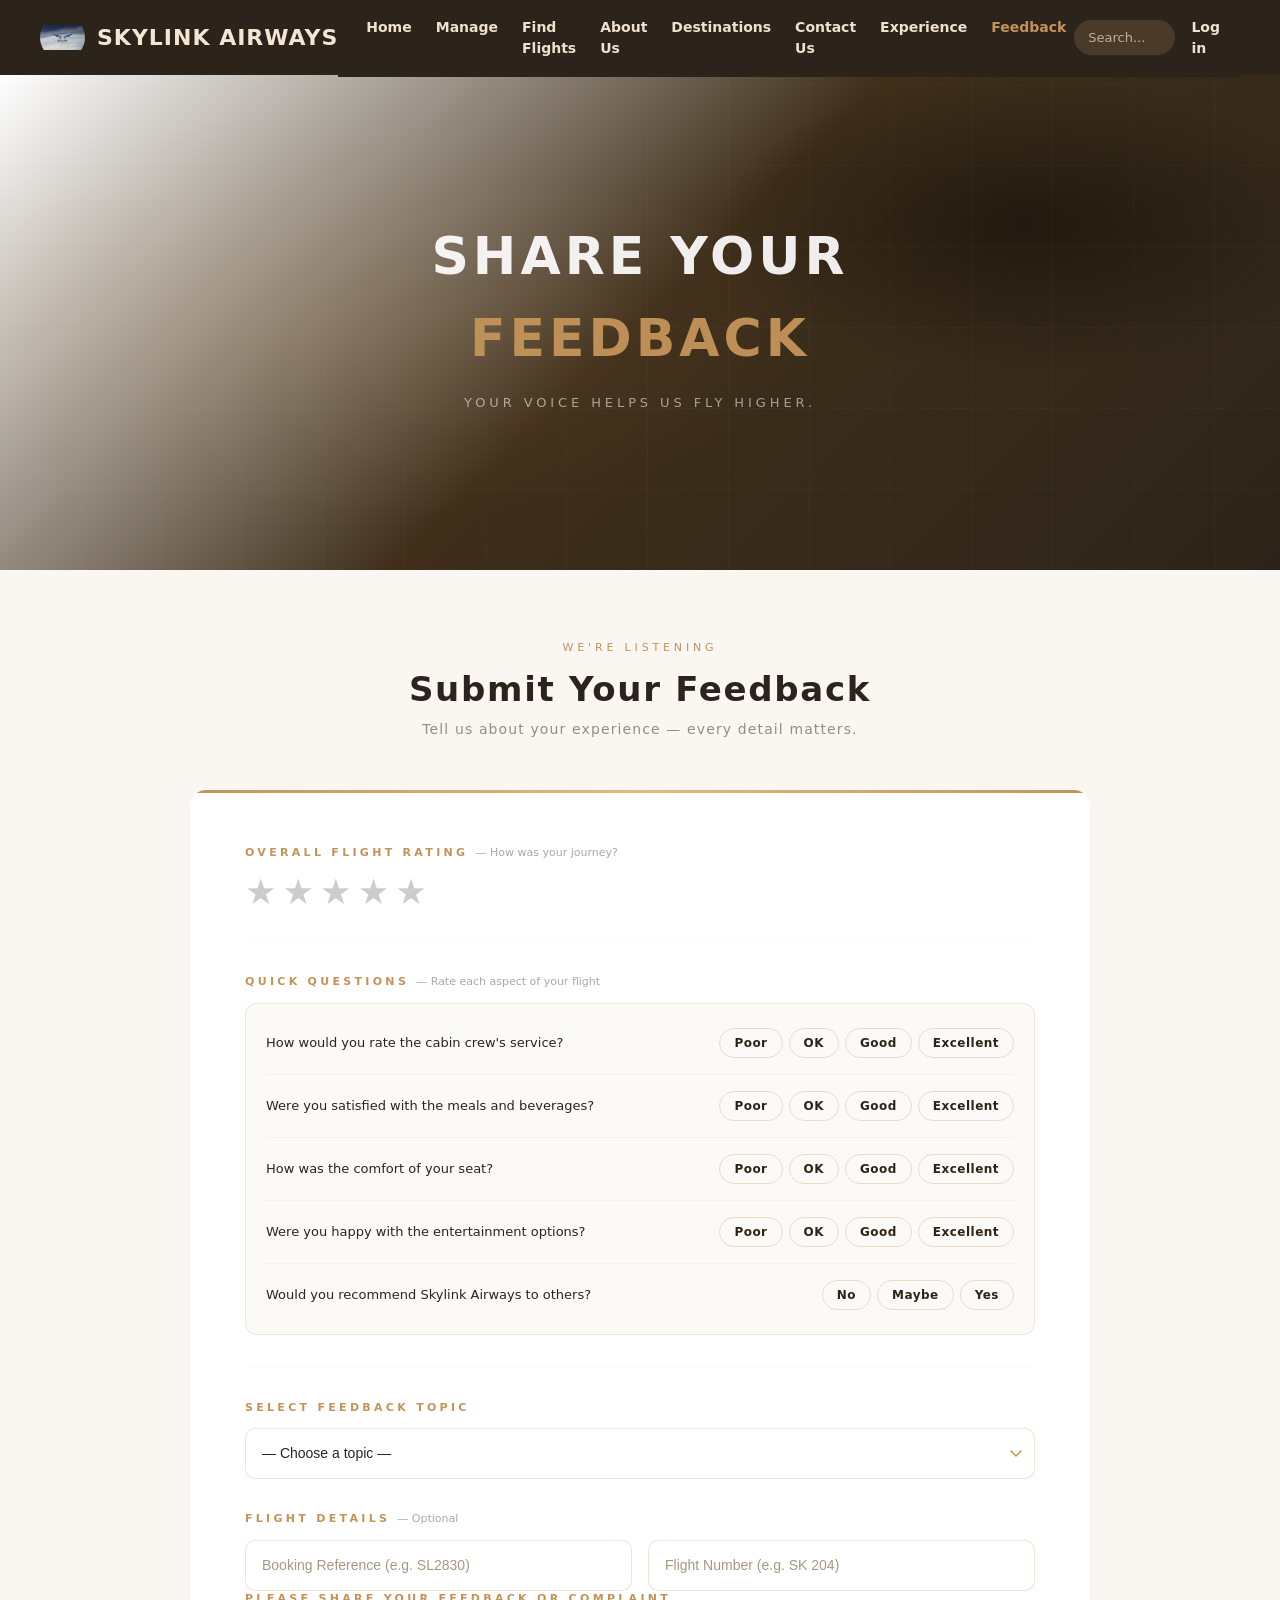
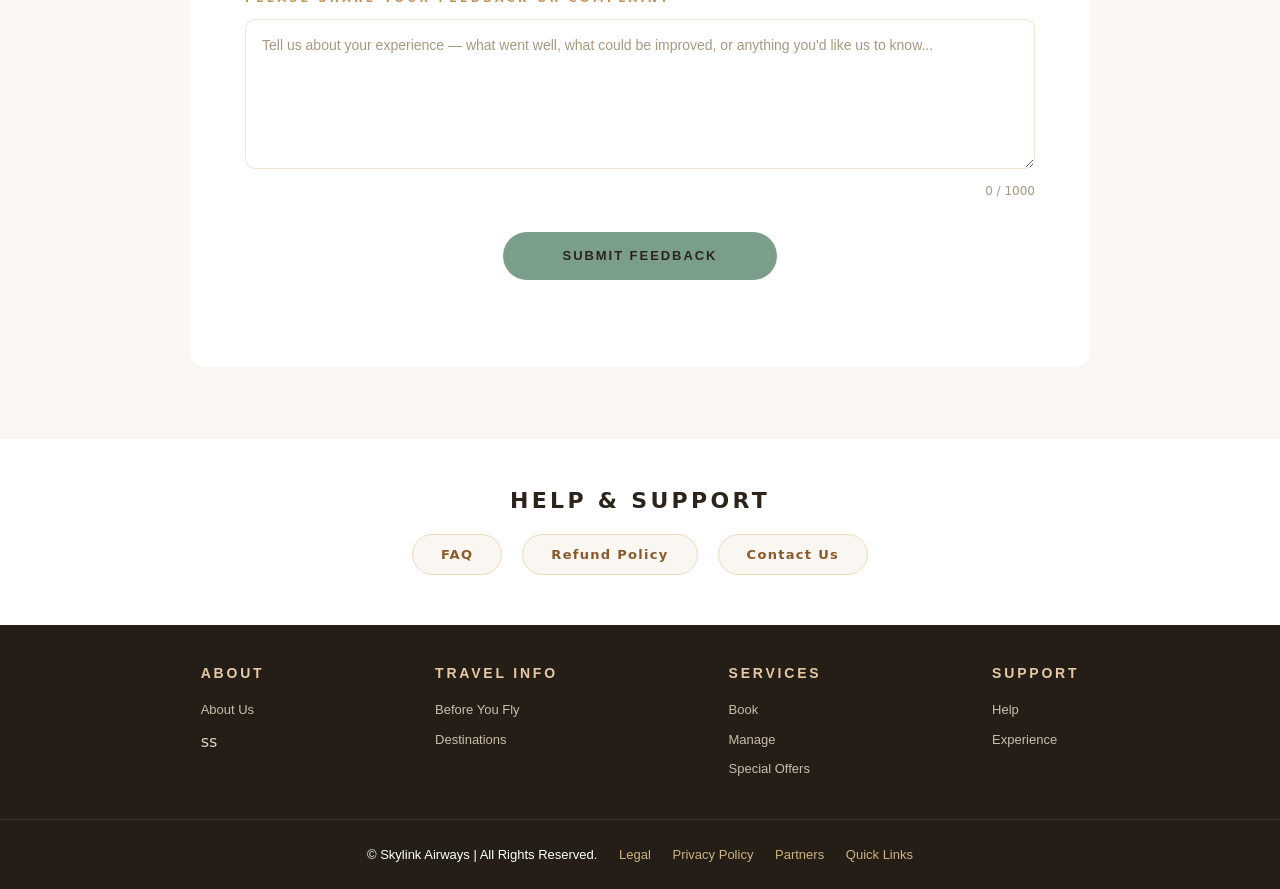
<file: feedback.html>
<!DOCTYPE html>
<html lang="en">

<head>
    <meta charset="UTF-8">
    <meta name="viewport" content="width=device-width, initial-scale=1.0">
    <title>Skylink Airways | Feedback</title>
    <link rel="stylesheet" href="feedback.css">
    <link href="https://cdn.jsdelivr.net/npm/bootstrap@5.3.3/dist/css/bootstrap.min.css" rel="stylesheet">
    <script src="https://cdn.jsdelivr.net/npm/bootstrap@5.3.3/dist/js/bootstrap.bundle.min.js" defer></script>
</head>

<body>

    <!-- NAVBAR -->
    <header class="navbar navbar-expand-lg" style="background:#2c241a; height:75px; padding:0 40px;">
        <a href="index.html" class="navbar-brand logo">
            <img src="images/logo.jpeg" class="logo-image" alt="Skylink Logo">
            <span class="logo-text">Skylink Airways</span>
        </a>

        <!-- Hamburger toggle (appears on mobile automatically) -->
        <button class="navbar-toggler" type="button" data-bs-toggle="collapse" data-bs-target="#mainNav">
            <span class="navbar-toggler-icon" style="filter:invert(1);"></span>
        </button>

        <div class="collapse navbar-collapse" id="mainNav">
            <nav class="navbar-nav mx-auto gap-2">
                <a href="index.html" class="nav-link">Home</a>
                <a href="manage.html" class="nav-link">Manage</a>
                <a href="find-flights.html" class="nav-link">Find Flights</a>
                <a href="about.html" class="nav-link">About Us</a>
                <a href="destinations.html" class="nav-link">Destinations</a>
                <a href="contact.html" class="nav-link">Contact Us</a>
                <a href="experience.html" class="nav-link">Experience</a>
                <a href="feedback.html" class="nav-link active">Feedback</a>
            </nav>
            <div class="d-flex align-items-center gap-3">
                <form class="search-form" action="search.html" method="get">
                    <input type="text" name="query" placeholder="Search..." class="form-control form-control-sm">
                </form>
                <a href="login.html" class="nav-link">Log in</a>
            </div>
        </div>
    </header>
    <!-- HERO -->
    <section class="exp-hero">
        <div class="exp-hero-overlay"></div>
        <div class="exp-hero-content">
            <div class="wipe-wrapper">
                <div class="wipe-line" id="eline1">Share Your</div>
            </div>
            <div class="wipe-wrapper">
                <div class="wipe-line" id="eline2">Feedback</div>
            </div>
            <p class="exp-sub">Your voice helps us fly higher.</p>
        </div>
    </section>

    <!-- FORM SECTION -->
    <section class="fb-section">
        <p class="exp-tag">We're Listening</p>
        <h2 class="exp-title">Submit Your Feedback</h2>
        <p class="exp-desc">Tell us about your experience — every detail matters.</p>

        <div class="fb-card" id="formCard">

            <div id="feedbackForm">

                <!-- OVERALL RATING -->
                <div class="fb-block">
                    <label class="fb-label">Overall Flight Rating <span>— How was your journey?</span></label>
                    <div class="stars">
                        <input type="radio" id="s5" name="rating" value="5">
                        <label for="s5" title="Excellent">★</label>
                        <input type="radio" id="s4" name="rating" value="4">
                        <label for="s4" title="Very Good">★</label>
                        <input type="radio" id="s3" name="rating" value="3">
                        <label for="s3" title="Good">★</label>
                        <input type="radio" id="s2" name="rating" value="2">
                        <label for="s2" title="Fair">★</label>
                        <input type="radio" id="s1" name="rating" value="1">
                        <label for="s1" title="Poor">★</label>
                    </div>
                </div>

                <hr class="fb-divider">

                <!-- QUESTIONS -->
                <div class="fb-block">
                    <label class="fb-label">Quick Questions <span>— Rate each aspect of your flight</span></label>
                    <div class="questions-box">

                        <div class="question-row">
                            <span class="question-text">How would you rate the cabin crew's service?</span>
                            <div class="radio-group">
                                <input type="radio" id="crew1" name="crew" value="Poor"><label for="crew1">Poor</label>
                                <input type="radio" id="crew2" name="crew" value="OK"><label for="crew2">OK</label>
                                <input type="radio" id="crew3" name="crew" value="Good"><label for="crew3">Good</label>
                                <input type="radio" id="crew4" name="crew" value="Excellent"><label
                                    for="crew4">Excellent</label>
                            </div>
                        </div>

                        <div class="question-row">
                            <span class="question-text">Were you satisfied with the meals and beverages?</span>
                            <div class="radio-group">
                                <input type="radio" id="meal1" name="meals" value="Poor"><label for="meal1">Poor</label>
                                <input type="radio" id="meal2" name="meals" value="OK"><label for="meal2">OK</label>
                                <input type="radio" id="meal3" name="meals" value="Good"><label for="meal3">Good</label>
                                <input type="radio" id="meal4" name="meals" value="Excellent"><label
                                    for="meal4">Excellent</label>
                            </div>
                        </div>

                        <div class="question-row">
                            <span class="question-text">How was the comfort of your seat?</span>
                            <div class="radio-group">
                                <input type="radio" id="seat1" name="seat" value="Poor"><label for="seat1">Poor</label>
                                <input type="radio" id="seat2" name="seat" value="OK"><label for="seat2">OK</label>
                                <input type="radio" id="seat3" name="seat" value="Good"><label for="seat3">Good</label>
                                <input type="radio" id="seat4" name="seat" value="Excellent"><label
                                    for="seat4">Excellent</label>
                            </div>
                        </div>

                        <div class="question-row">
                            <span class="question-text">Were you happy with the entertainment options?</span>
                            <div class="radio-group">
                                <input type="radio" id="ent1" name="entertainment" value="Poor"><label
                                    for="ent1">Poor</label>
                                <input type="radio" id="ent2" name="entertainment" value="OK"><label
                                    for="ent2">OK</label>
                                <input type="radio" id="ent3" name="entertainment" value="Good"><label
                                    for="ent3">Good</label>
                                <input type="radio" id="ent4" name="entertainment" value="Excellent"><label
                                    for="ent4">Excellent</label>
                            </div>
                        </div>

                        <div class="question-row">
                            <span class="question-text">Would you recommend Skylink Airways to others?</span>
                            <div class="radio-group">
                                <input type="radio" id="rec1" name="recommend" value="No"><label for="rec1">No</label>
                                <input type="radio" id="rec2" name="recommend" value="Maybe"><label
                                    for="rec2">Maybe</label>
                                <input type="radio" id="rec3" name="recommend" value="Yes"><label for="rec3">Yes</label>
                            </div>
                        </div>

                    </div>
                </div>

                <hr class="fb-divider">

                <!-- TOPIC SELECT -->
                <div class="fb-block">
                    <label class="fb-label" for="topic">Select Feedback Topic</label>
                    <select class="fb-select" id="topic" name="topic">
                        <option value="" disabled selected>— Choose a topic —</option>
                        <option value="cabin">Cabin &amp; Seating</option>
                        <option value="crew">Crew &amp; Service</option>
                        <option value="meals">Meals &amp; Beverages</option>
                        <option value="entertainment">Entertainment</option>
                        <option value="baggage">Baggage Handling</option>
                        <option value="booking">Booking &amp; Check-in</option>
                        <option value="punctuality">Punctuality &amp; Delays</option>
                        <option value="complaint">Complaint</option>
                        <option value="other">Other</option>
                    </select>
                </div>

                <!-- FLIGHT DETAILS -->
                <div class="fb-block">
                    <label class="fb-label">Flight Details <span>— Optional</span></label>
                    <div class="fb-two-col">
                        <div class="row g-3">
                            <div class="col-12 col-md-6">
                                <input type="text" class="fb-input" placeholder="Booking Reference (e.g. SL2830)">
                            </div>
                            <div class="col-12 col-md-6">
                                <input type="text" class="fb-input" placeholder="Flight Number (e.g. SK 204)">
                            </div>
                        </div>

                        <!-- MESSAGE -->
                        <div class="fb-block">
                            <label class="fb-label" for="message">Please Share Your Feedback or Complaint</label>
                            <textarea class="fb-textarea" id="message" name="message" maxlength="1000"
                                placeholder="Tell us about your experience — what went well, what could be improved, or anything you'd like us to know..."
                                oninput="updateCount()"></textarea>
                            <p class="char-count"><span id="charCount">0</span> / 1000</p>
                        </div>

                        <!-- SUBMIT -->
                        <div class="fb-submit-wrap">
                            <button class="fb-btn" onclick="submitFeedback()">Submit Feedback</button>
                        </div>

                    </div>

                    <!-- SUCCESS -->
                    <div class="fb-success" id="successMsg">
                        <div class="success-icon">✈</div>
                        <h3>Thank You for Flying with Us</h3>
                        <p>Your feedback has been received and will help us elevate every journey.<br>
                            We aim to respond within 3–5 business days if a reply is required.</p>
                    </div>

                </div>
    </section>

    <!-- HELP -->
    <div class="exp-help">
        <h3>Help &amp; Support</h3>
        <div class="exp-help-links">
            <a href="contact.html">FAQ</a>
            <a href="contact.html">Refund Policy</a>
            <a href="contact.html">Contact Us</a>
        </div>
    </div>

    <!-- FOOTER -->
    <footer class="footer">
        <div class="footer-container">
            <div class="footer-column">
                <h3>About</h3>
                <a href="about.html">About Us</a>ss
            </div>
            <div class="footer-column">
                <h3>Travel Info</h3>
                <a href="experience.html">Before You Fly</a>
                <a href="destinations.html">Destinations</a>
            </div>
            <div class="footer-column">
                <h3>Services</h3>
                <a href="find-flights.html">Book</a>
                <a href="manage.html">Manage</a>
                <a href="find-flights.html#special-offers">Special Offers</a>
            </div>
            <div class="footer-column">
                <h3>Support</h3>
                <a href="contact.html">Help</a>
                <a href="experience.html">Experience</a>
            </div>
        </div>
        <div class="footer-bottom">
            © Skylink Airways | All Rights Reserved.
            <a href="#" onclick="alert('Coming soon.')">Legal</a>
            <a href="#" onclick="alert('Coming soon.')">Privacy Policy</a>
            <a href="#" onclick="alert('Coming soon.')">Partners</a>
            <a href="#" onclick="alert('Coming soon.')">Quick Links</a>
        </div>
    </footer>

    <script>
        function updateCount() {
            document.getElementById('charCount').textContent =
                document.getElementById('message').value.length;
        }

        function submitFeedback() {
            const topic = document.getElementById('topic').value;
            const message = document.getElementById('message').value.trim();
            if (!topic) { alert('Please select a feedback topic before submitting.'); return; }
            if (message.length < 10) { alert('Please share a bit more detail in your feedback (at least 10 characters).'); return; }

            // Show confetti overlay
            const overlay = document.createElement('div');
            overlay.style.cssText = `position:fixed;inset:0;background:rgba(0,0,0,0.6);z-index:9999;display:flex;align-items:center;justify-content:center;`;

            const modal = document.createElement('div');
            modal.style.cssText = `background:#2c241a;border-radius:20px;padding:50px 60px;text-align:center;position:relative;max-width:420px;width:90%;border-top:3px solid #c4935a;`;
            modal.innerHTML = `
        <canvas id="confettiCanvas" style="position:fixed;inset:0;pointer-events:none;z-index:10000;width:100%;height:100%;"></canvas>
        <div style="font-size:3.5rem;margin-bottom:16px;">🎉</div>
        <h3 style="color:#c4935a;font-size:1.5rem;font-weight:800;letter-spacing:0.05em;margin-bottom:10px;">Thank You!</h3>
        <p style="color:rgba(240,224,206,0.6);font-size:14px;line-height:1.8;">Your feedback has been received.<br>We'll get back to you in 3–5 business days.</p>
        <button onclick="this.closest('div[style*=fixed]').remove()" style="margin-top:24px;padding:10px 40px;background:#c4935a;color:#2c241a;border:none;border-radius:30px;font-weight:700;font-size:13px;letter-spacing:0.1em;cursor:pointer;">Close ✈</button>
    `;

            overlay.appendChild(modal);
            document.body.appendChild(overlay);
            overlay.addEventListener('click', e => { if (e.target === overlay) overlay.remove(); });

            // Confetti animation
            const canvas = document.getElementById('confettiCanvas');
            const ctx = canvas.getContext('2d');
            canvas.width = window.innerWidth;
            canvas.height = window.innerHeight;
            const pieces = Array.from({ length: 120 }, () => ({
                x: Math.random() * canvas.width,
                y: Math.random() * -canvas.height,
                r: Math.random() * 8 + 4,
                color: ['#c4935a', '#e6b87a', '#f5e6d3', '#fff', '#d9a96e'][Math.floor(Math.random() * 5)],
                speed: Math.random() * 3 + 2,
                spin: Math.random() * 0.2 - 0.1,
                angle: Math.random() * 360
            }));
            function drawConfetti() {
                ctx.clearRect(0, 0, canvas.width, canvas.height);
                pieces.forEach(p => {
                    ctx.save();
                    ctx.translate(p.x, p.y);
                    ctx.rotate(p.angle);
                    ctx.fillStyle = p.color;
                    ctx.fillRect(-p.r / 2, -p.r / 2, p.r, p.r * 2);
                    ctx.restore();
                    p.y += p.speed;
                    p.angle += p.spin;
                    if (p.y > canvas.height) p.y = -20;
                });
                if (document.getElementById('confettiCanvas')) requestAnimationFrame(drawConfetti);
            }
            drawConfetti();
        }
    </script>

</body>

</html>
</file>
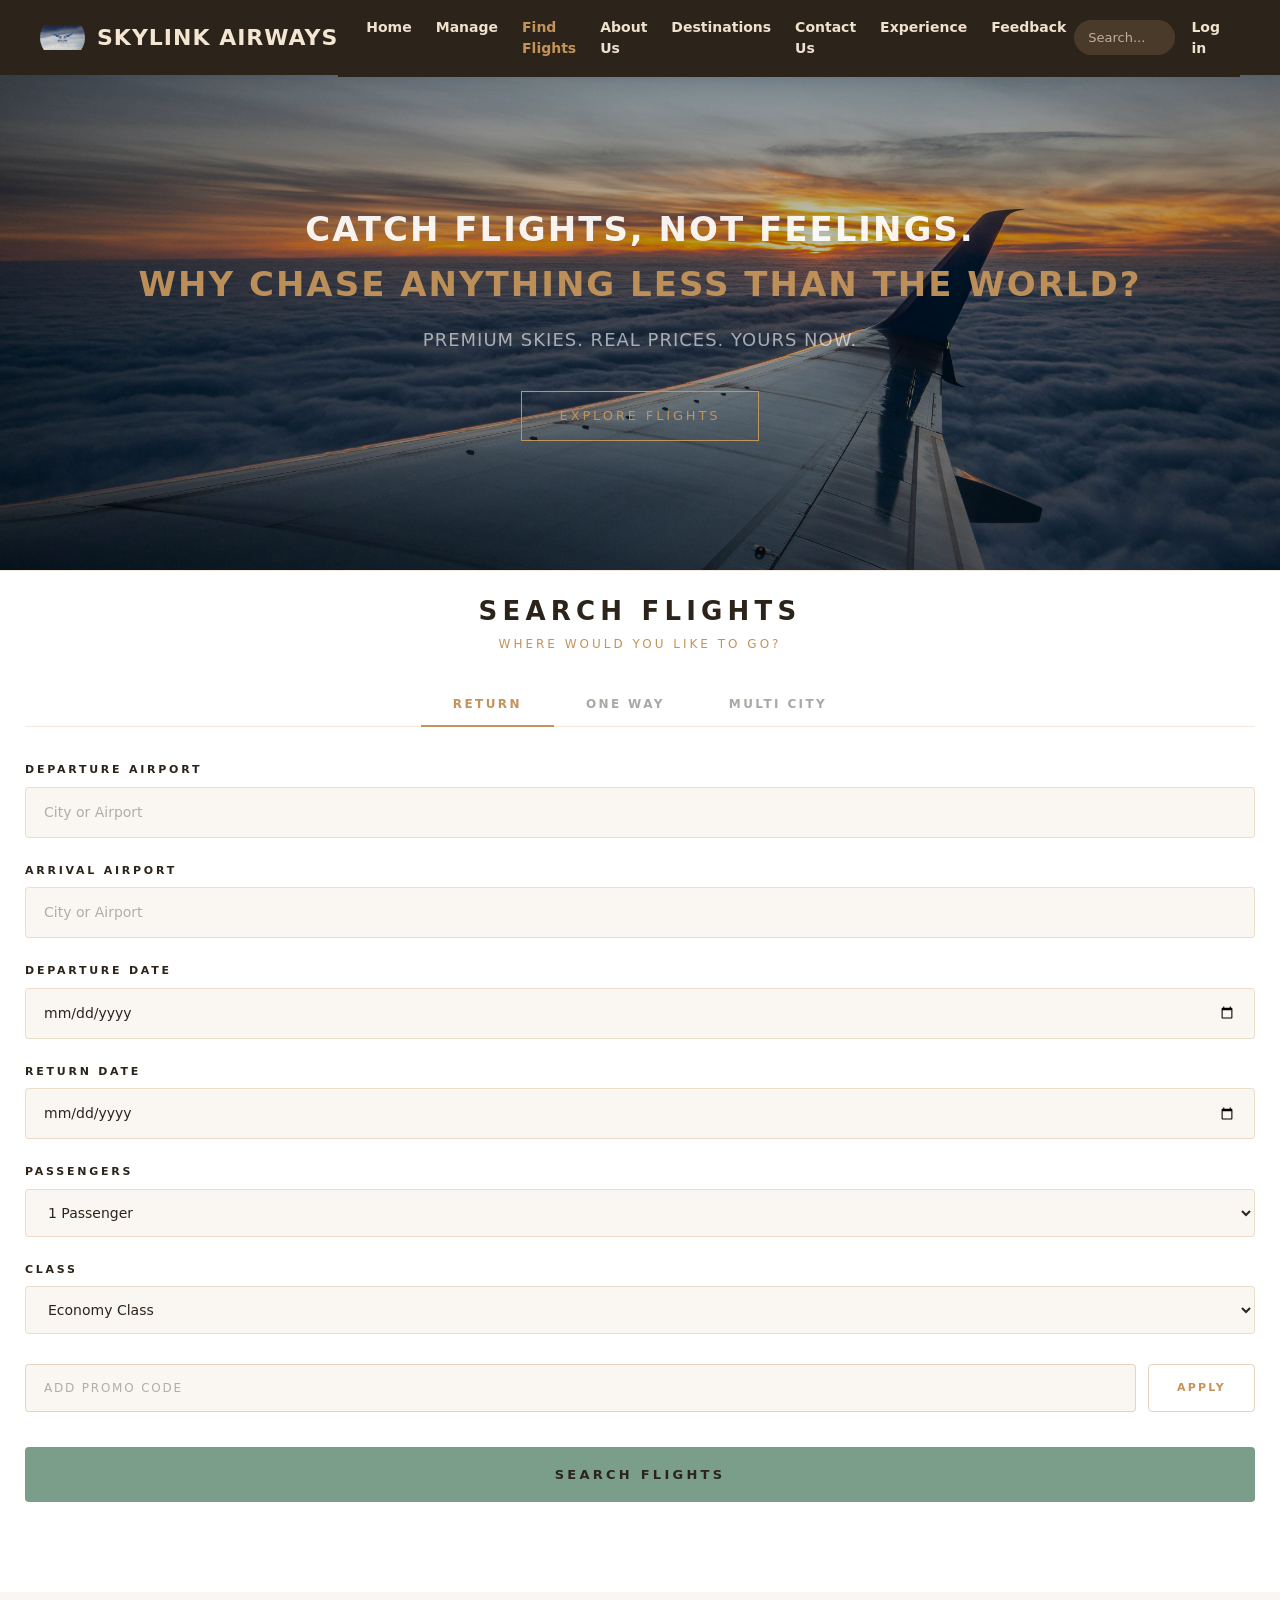
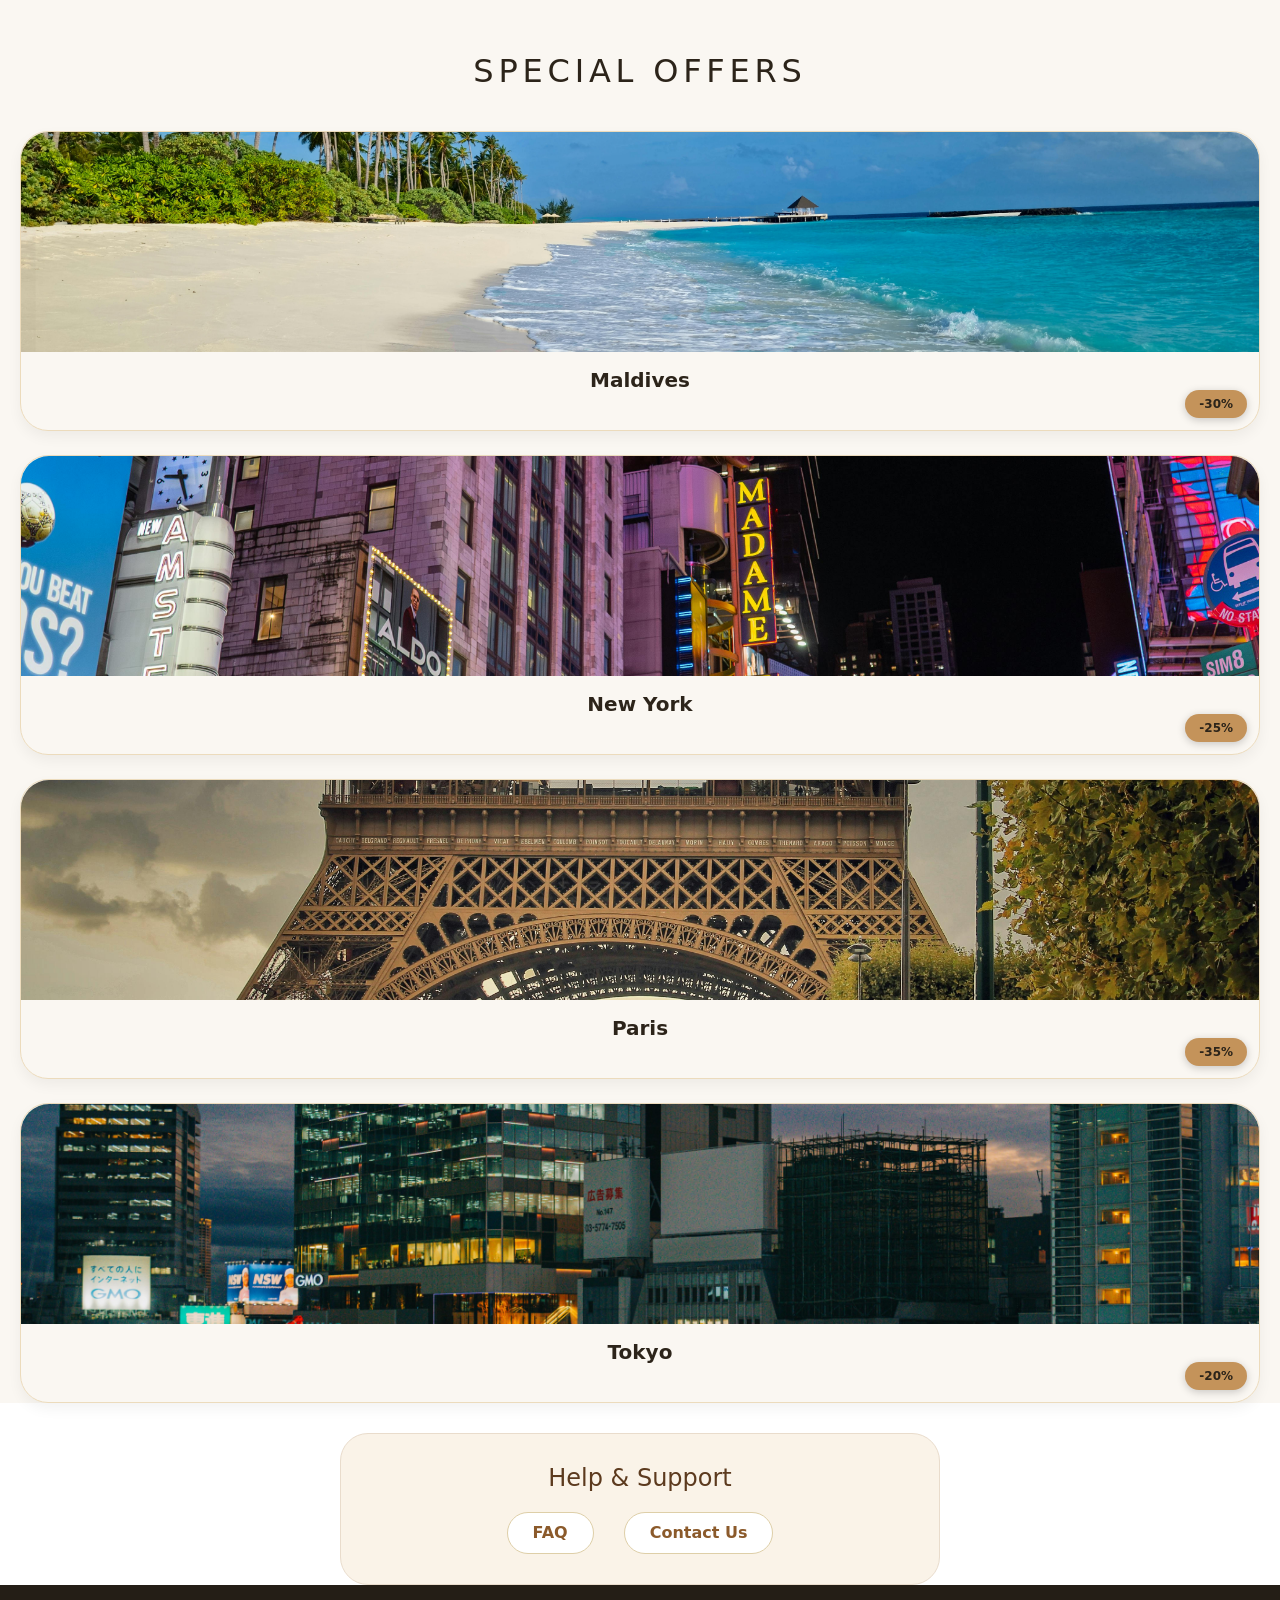
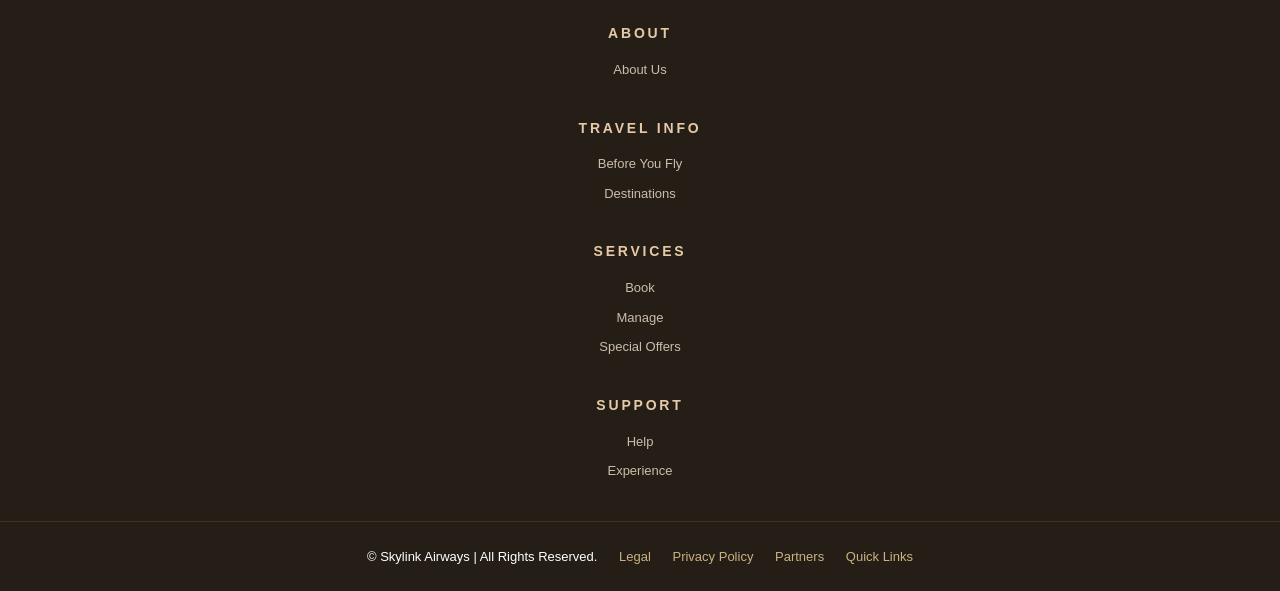
<file: find-flights.html>
<!DOCTYPE html>
<html lang="en">

<head>
    <meta charset="UTF-8">
    <meta name="viewport" content="width=device-width, initial-scale=1.0">
    <title>Skylink Airways | Find Flights</title>
    <link rel="stylesheet" href="flights.css">
    <link href="https://cdn.jsdelivr.net/npm/bootstrap@5.3.3/dist/css/bootstrap.min.css" rel="stylesheet">
    <script src="https://cdn.jsdelivr.net/npm/bootstrap@5.3.3/dist/js/bootstrap.bundle.min.js" defer></script>
</head>

<body>

    <header class="navbar navbar-expand-lg" style="background:#2c241a; height:75px; padding:0 40px;">
        <a href="index.html" class="navbar-brand logo">
            <img src="images/logo.jpeg" class="logo-image" alt="Skylink Logo">
            <span class="logo-text">Skylink Airways</span>
        </a>

        <!-- Hamburger toggle (appears on mobile automatically) -->
        <button class="navbar-toggler" type="button" data-bs-toggle="collapse" data-bs-target="#mainNav">
            <span class="navbar-toggler-icon" style="filter:invert(1);"></span>
        </button>

        <div class="collapse navbar-collapse" id="mainNav">
            <nav class="navbar-nav mx-auto gap-2">
                <a href="index.html" class="nav-link">Home</a>
                <a href="manage.html" class="nav-link">Manage</a>
                <a href="find-flights.html" class="nav-link active">Find Flights</a>
                <a href="about.html" class="nav-link">About Us</a>
                <a href="destinations.html" class="nav-link">Destinations</a>
                <a href="contact.html" class="nav-link">Contact Us</a>
                <a href="experience.html" class="nav-link">Experience</a>
                <a href="feedback.html" class="nav-link">Feedback</a>
            </nav>
            <div class="d-flex align-items-center gap-3">
                <form class="search-form" action="search.html" method="get">
                    <input type="text" name="query" placeholder="Search..." class="form-control form-control-sm">
                </form>
                <a href="login.html" class="nav-link">Log in</a>
            </div>
        </div>
    </header>


    <!-- HERO SECTION FOR FLIGHTS PAGE -->
    <section class="flights-hero">
        <img src="images/cosy.jpg" alt="Skylink Airways passengers relaxing in premium cabin seats during a flight"
            class="hero-bg">
        <div class="hero-overlay"></div>
        <div class="hero-content">
            <div class="wipe-wrapper">
                <div class="wipe-line" id="line1">Catch Flights, Not Feelings.</div>
            </div>
            <div class="wipe-wrapper">
                <div class="wipe-line" id="line2">Why Chase Anything Less Than The World?</div>
            </div>
            <p class="flights-sub" id="flightsSub">Premium skies. Real prices. Yours now.</p>
            <button class="hero-book-btn" id="heroBtn" onclick="window.location.href='destinations.html'">Explore
                Flights</button>
        </div>
    </section>

    <!-- MAIN FLIGHT SEARCH FORM -->
    <div class="flight-search-container">
        <div class="search-form-wrapper">
            <h2>Search Flights</h2>
            <p class="form-tagline">Where would you like to go?</p>

            <!-- Trip Type Tabs -->
            <div class="trip-tabs">
                <button class="tab-btn active" data-trip="return">Return</button>
                <button class="tab-btn" data-trip="oneway">One Way</button>
                <button class="tab-btn" data-trip="multi">Multi City</button>
            </div>

            <form id="flightSearchForm">
                <!-- Return Trip Fields (default visible) -->
                <div id="returnFields" class="trip-fields active-fields">
                    <div class="form-row">
                        <div class="form-group">
                            <label>Departure Airport</label>
                            <input type="text" placeholder="City or Airport">
                        </div>
                        <div class="form-group">
                            <label>Arrival Airport</label>
                            <input type="text" placeholder="City or Airport">
                        </div>
                    </div>

                    <div class="form-row">
                        <div class="form-group">
                            <label>Departure Date</label>
                            <input type="date">
                        </div>
                        <div class="form-group">
                            <label>Return Date</label>
                            <input type="date">
                        </div>
                    </div>
                </div>

                <!-- One Way Fields (hidden initially) -->
                <div id="onewayFields" class="trip-fields">
                    <div class="form-row">
                        <div class="form-group">
                            <label>Departure Airport</label>
                            <input type="text" placeholder="City or Airport">
                        </div>
                        <div class="form-group">
                            <label>Arrival Airport</label>
                            <input type="text" placeholder="City or Airport">
                        </div>
                    </div>

                    <div class="form-row">
                        <div class="form-group">
                            <label>Departure Date</label>
                            <input type="date">
                        </div>
                    </div>
                </div>

                <!-- Multi City Fields (hidden initially) -->
                <div id="multiFields" class="trip-fields">
                    <div class="multi-city-row">
                        <div class="form-group">
                            <label>From</label>
                            <input type="text" placeholder="City or Airport">
                        </div>
                        <div class="form-group">
                            <label>To</label>
                            <input type="text" placeholder="City or Airport">
                        </div>
                        <div class="form-group">
                            <label>Departure Date</label>
                            <input type="date">
                        </div>
                    </div>
                    <button type="button" class="add-city-btn">+ Add another flight</button>
                </div>

                <!-- Passenger & Class Row -->
                <div class="form-row">
                    <div class="form-group">
                        <label>Passengers</label>
                        <select>
                            <option>1 Passenger</option>
                            <option>2 Passengers</option>
                            <option>3 Passengers</option>
                            <option>4 Passengers</option>
                            <option>5 Passengers</option>
                            <option>6+ Passengers</option>
                        </select>
                    </div>
                    <div class="form-group">
                        <label>Class</label>
                        <select>
                            <option>Economy Class</option>
                            <option>Premium Economy</option>
                            <option>Business Class</option>
                            <option>First Class</option>
                        </select>
                    </div>
                </div>

                <!-- Promo Code -->
                <div class="promo-section">
                    <input type="text" placeholder="Add Promo code" class="promo-input">
                    <button type="button" class="apply-promo">Apply</button>
                </div>

                <button type="submit" class="search-flights-btn">Search Flights </button>
                <div id="flightFeedback"></div>
            </form>
        </div>
    </div>

    <!-- SPECIAL OFFERS SECTION -->
    <div class="special-offers" id="special-offers">
        <h3>Special Offers</h3>
        <div class="offers-grid">

            <div class="offer-card" onclick="applyOffer('Maldives', 'MLE', 'MALDIVES30')">
                <div class="offer-image">
                    <img src="images/maldives.jpg" alt="Maldives">
                </div>
                <div class="offer-info">
                    <h4>Maldives</h4>
                    <p>Starting from P45,000</p>
                    <span class="offer-badge">-30%</span>
                </div>
            </div>

            <div class="offer-card" onclick="applyOffer('New York', 'JFK', 'NEWYORK25')">
                <div class="offer-image">
                    <img src="images/newyork.jpg" alt="New York">
                </div>
                <div class="offer-info">
                    <h4>New York</h4>
                    <p>Starting from P39,900</p>
                    <span class="offer-badge">-25%</span>
                </div>
            </div>

            <div class="offer-card" onclick="applyOffer('Paris', 'CDG', 'PARIS35')">
                <div class="offer-image">
                    <img src="images/paris.jpg" alt="Paris">
                </div>
                <div class="offer-info">
                    <h4>Paris</h4>
                    <p>Starting from P35,900</p>
                    <span class="offer-badge">-35%</span>
                </div>
            </div>

            <div class="offer-card" onclick="applyOffer('Tokyo', 'TYO', 'TOKYO20')">
                <div class="offer-image">
                    <img src="images/tokyo.jpg" alt="Tokyo">
                </div>
                <div class="offer-info">
                    <h4>Tokyo</h4>
                    <p>Starting from P45,000</p>
                    <span class="offer-badge">-20%</span>
                </div>
            </div>

        </div>
    </div>

    <!-- HELP AND SUPPORT -->
    <div class="help-support">
        <h3>Help & Support</h3>
        <div class="help-links">
            <a href="contact.html">FAQ</a>
            <a href="contact.html">Contact Us</a>
        </div>
    </div>

    <!-- FOOTER -->
    <footer class="footer">
        <div class="footer-container">
            <div class="footer-column">
                <h3>About</h3>
                <a href="about.html">About Us</a>
            </div>
            <div class="footer-column">
                <h3>Travel Info</h3>
                <a href="experience.html">Before You Fly</a>
                <a href="destinations.html">Destinations</a>
            </div>
            <div class="footer-column">
                <h3>Services</h3>
                <a href="find-flights.html">Book</a>
                <a href="manage.html">Manage</a>
                <a href="find-flights.html#special-offers">Special Offers</a>
            </div>
            <div class="footer-column">
                <h3>Support</h3>
                <a href="contact.html">Help</a>
                <a href="experience.html">Experience</a>
            </div>
        </div>
        <div class="footer-bottom">
            © Skylink Airways | All Rights Reserved.
            <a href="#" onclick="alert('Coming soon.')">Legal</a>
            <a href="#" onclick="alert('Coming soon.')">Privacy Policy</a>
            <a href="#" onclick="alert('Coming soon.')">Partners</a>
            <a href="#" onclick="alert('Coming soon.')">Quick Links</a>
        </div>
    </footer>
    <script>
        // Trip type tabs
        const tabBtns = document.querySelectorAll('.tab-btn');
        const returnFields = document.getElementById('returnFields');
        const onewayFields = document.getElementById('onewayFields');
        const multiFields = document.getElementById('multiFields');

        tabBtns.forEach(btn => {
            btn.addEventListener('click', function () {
                tabBtns.forEach(b => b.classList.remove('active'));
                this.classList.add('active');
                returnFields.classList.remove('active-fields');
                onewayFields.classList.remove('active-fields');
                multiFields.classList.remove('active-fields');
                const tripType = this.getAttribute('data-trip');
                if (tripType === 'return') returnFields.classList.add('active-fields');
                else if (tripType === 'oneway') onewayFields.classList.add('active-fields');
                else if (tripType === 'multi') multiFields.classList.add('active-fields');
            });
        });

        // Add city
        const addCityBtn = document.querySelector('.add-city-btn');
        if (addCityBtn) {
            addCityBtn.addEventListener('click', function () {
                const multiContainer = document.getElementById('multiFields');
                const newRow = document.createElement('div');
                newRow.className = 'multi-city-row';
                newRow.innerHTML = `
                <div class="form-group"><label>From</label><input type="text" placeholder="City or Airport"></div>
                <div class="form-group"><label>To</label><input type="text" placeholder="City or Airport"></div>
                <div class="form-group"><label>Departure Date</label><input type="date"></div>
                <button type="button" class="remove-city-btn">✕</button>
            `;
                multiContainer.insertBefore(newRow, this);
                newRow.querySelector('.remove-city-btn').addEventListener('click', () => newRow.remove());
            });
        }

        // Form submit
        document.getElementById('flightSearchForm').addEventListener('submit', function (e) {
            e.preventDefault();

            const activeTab = document.querySelector('.tab-btn.active').getAttribute('data-trip');
            let from = '', to = '', depDate = '', retDate = '';

            if (activeTab === 'return') {
                const inputs = document.querySelectorAll('#returnFields input[type="text"]');
                const dates = document.querySelectorAll('#returnFields input[type="date"]');
                from = inputs[0].value || 'Any';
                to = inputs[1].value || 'Any';
                depDate = dates[0].value;
                retDate = dates[1].value;
            } else if (activeTab === 'oneway') {
                const inputs = document.querySelectorAll('#onewayFields input[type="text"]');
                const dates = document.querySelectorAll('#onewayFields input[type="date"]');
                from = inputs[0].value || 'Any';
                to = inputs[1].value || 'Any';
                depDate = dates[0].value;
            } else {
                const inputs = document.querySelectorAll('#multiFields input[type="text"]');
                from = inputs[0]?.value || 'Any';
                to = inputs[1]?.value || 'Any';
            }

            const selects = document.querySelectorAll('.form-row select');
            const passengers = selects[0].value;
            const flightClass = selects[1].value;

            const feedbackDiv = document.getElementById('flightFeedback');
            feedbackDiv.innerHTML = 'Searching for the best flights...';
            feedbackDiv.style.color = '#c4935a';

            setTimeout(() => {
                feedbackDiv.innerHTML = '';
                showResults(from, to, depDate, retDate, passengers, flightClass, activeTab);
            }, 1000);
        });

        function showResults(from, to, depDate, retDate, passengers, flightClass, tripType) {
            const flights = [
                { code: 'SK 204', departs: '06:00', arrives: '14:30', duration: '8h 30m', stops: 'Non-stop', price: 4099, tag: 'Best Value' },
                { code: 'SK 318', departs: '09:15', arrives: '19:45', duration: '10h 30m', stops: '1 Stop', price: 3891, tag: 'Cheapest' },
                { code: 'SK 076', departs: '13:00', arrives: '21:00', duration: '8h 00m', stops: 'Non-stop', price: 549, tag: 'Fastest' },
                { code: 'SK 512', departs: '17:45', arrives: '06:15+1', duration: '12h 30m', stops: '2 Stops', price: 2199, tag: '' },
                { code: 'SK 890', departs: '22:30', arrives: '07:00+1', duration: '8h 30m', stops: 'Non-stop', price: 529, tag: 'Late Night Deal' },
            ];

            const formattedDep = depDate ? new Date(depDate).toLocaleDateString('en-GB', { day: 'numeric', month: 'short', year: 'numeric' }) : 'TBD';
            const formattedRet = retDate ? new Date(retDate).toLocaleDateString('en-GB', { day: 'numeric', month: 'short', year: 'numeric' }) : '';

            // Remove old overlay if exists
            const old = document.getElementById('resultsOverlay');
            if (old) old.remove();

            const style = document.createElement('style');
            style.textContent = `
            @keyframes slideUp { from { opacity:0; transform:translateY(40px); } to { opacity:1; transform:translateY(0); } }
            .fl-card { background:#fff; border:1px solid rgba(196,147,90,0.2); border-radius:12px; padding:20px 24px; margin:0 24px 16px; display:flex; align-items:center; justify-content:space-between; gap:16px; transition:box-shadow 0.2s, transform 0.2s; }
            .fl-card:hover { box-shadow:0 8px 28px rgba(196,147,90,0.2); transform:translateY(-2px); }
            .fl-tag { display:inline-block; padding:3px 12px; border-radius:30px; font-size:10px; font-weight:700; letter-spacing:0.15em; text-transform:uppercase; background:#2c241a; color:#c4935a; margin-bottom:6px; }
            .fl-code { font-size:12px; color:rgba(44,36,26,0.45); letter-spacing:0.1em; }
            .fl-times { font-size:22px; font-weight:800; color:#2c241a; letter-spacing:1px; }
            .fl-duration { font-size:11px; color:rgba(44,36,26,0.4); text-align:center; letter-spacing:0.1em; }
            .fl-duration-line { width:80px; height:1px; background:rgba(196,147,90,0.4); margin:6px auto 4px; position:relative; }
            .fl-duration-line::after { content:'✈'; position:absolute; top:-8px; left:50%; transform:translateX(-50%); font-size:13px; color:#c4935a; }
            .fl-stops { font-size:11px; color:rgba(44,36,26,0.5); text-align:center; margin-top:2px; }
            .fl-price { font-size:26px; font-weight:800; color:#c4935a; }
            .fl-price-sub { font-size:11px; color:rgba(44,36,26,0.4); }
            .fl-select-btn { margin-top:8px; padding:9px 22px; background:#2c241a; color:#c4935a; border:none; border-radius:30px; font-size:11px; font-weight:700; letter-spacing:0.15em; text-transform:uppercase; cursor:pointer; transition:0.2s; display:block; width:100%; }
            .fl-select-btn:hover { background:#c4935a; color:#2c241a; }
            .fl-filter-btn { padding:8px 20px; border-radius:30px; border:1px solid rgba(196,147,90,0.35); background:transparent; font-size:11px; font-weight:700; letter-spacing:0.12em; text-transform:uppercase; cursor:pointer; color:rgba(44,36,26,0.5); transition:0.2s; }
            .fl-filter-btn.on { background:#2c241a; color:#c4935a; border-color:#2c241a; }
            .fl-filter-btn:hover { border-color:#c4935a; color:#c4935a; }
        `;
            document.head.appendChild(style);

            const overlay = document.createElement('div');
            overlay.id = 'resultsOverlay';
            overlay.style.cssText = 'position:fixed; inset:0; background:rgba(44,36,26,0.75); z-index:9999; display:flex; align-items:flex-start; justify-content:center; overflow-y:auto; padding:30px 20px;';

            const panel = document.createElement('div');
            panel.style.cssText = 'background:#faf7f2; border-radius:16px; width:100%; max-width:820px; overflow:hidden; box-shadow:0 30px 80px rgba(0,0,0,0.4); animation:slideUp 0.4s cubic-bezier(.22,1,.36,1);';

            panel.innerHTML = `
            <div style="background:#2c241a; padding:24px 28px; display:flex; align-items:center; justify-content:space-between;">
                <div>
                    <div style="font-size:11px; letter-spacing:0.3em; text-transform:uppercase; color:rgba(196,147,90,0.6); margin-bottom:4px;">Flight Results</div>
                    <div style="font-size:20px; font-weight:800; color:#f5e6d3; letter-spacing:1px;">${from.toUpperCase()} &nbsp;✈&nbsp; ${to.toUpperCase()}</div>
                    <div style="font-size:12px; color:rgba(240,224,206,0.45); margin-top:4px;">${formattedDep}${formattedRet ? ' → ' + formattedRet : ''} · ${passengers} · ${flightClass}</div>
                </div>
                <button onclick="document.getElementById('resultsOverlay').remove()"
                    style="background:rgba(255,255,255,0.07); border:1px solid rgba(255,255,255,0.12); color:#f5e6d3; width:36px; height:36px; border-radius:50%; font-size:18px; cursor:pointer; flex-shrink:0;">✕</button>
            </div>
            <div style="padding:18px 24px; border-bottom:1px solid rgba(196,147,90,0.12); display:flex; gap:10px; flex-wrap:wrap; align-items:center;">
                <span style="font-size:11px; font-weight:700; letter-spacing:0.2em; text-transform:uppercase; color:rgba(44,36,26,0.35);">Filter:</span>
                <button class="fl-filter-btn on" onclick="filterFlights('all', this)">All</button>
                <button class="fl-filter-btn" onclick="filterFlights('nonstop', this)">Non-stop</button>
                <button class="fl-filter-btn" onclick="filterFlights('cheapest', this)">Cheapest</button>
                <button class="fl-filter-btn" onclick="filterFlights('fastest', this)">Fastest</button>
            </div>
            <div style="padding:16px 28px 8px; font-size:12px; color:rgba(44,36,26,0.4); letter-spacing:0.1em;">
                Showing <strong style="color:#2c241a;">${flights.length} flights</strong> available
            </div>
            <div id="flightsList">
                ${flights.map(f => `
                    <div class="fl-card" data-stops="${f.stops}" data-price="${f.price}" data-duration="${f.duration}">
                        <div style="min-width:130px;">
                            ${f.tag ? `<div class="fl-tag">${f.tag}</div>` : '<div style="height:22px;"></div>'}
                            <div class="fl-code">${f.code}</div>
                            <div class="fl-times">${f.departs} → ${f.arrives}</div>
                        </div>
                        <div style="text-align:center; flex:1;">
                            <div class="fl-duration-line"></div>
                            <div class="fl-duration">${f.duration}</div>
                            <div class="fl-stops">${f.stops}</div>
                        </div>
                        <div style="text-align:right; min-width:110px;">
                            <div class="fl-price">$${f.price}</div>
                            <div class="fl-price-sub">per person</div>
                            <button class="fl-select-btn" onclick="selectFlight('${f.code}','${f.departs}','${f.arrives}',${f.price},'${from}','${to}')">Select</button>
                        </div>
                    </div>
                `).join('')}
            </div>
            <div style="height:24px;"></div>
        `;

            overlay.appendChild(panel);
            document.body.appendChild(overlay);
            overlay.addEventListener('click', e => { if (e.target === overlay) overlay.remove(); });
        }

        window.filterFlights = function (type, btn) {
            document.querySelectorAll('.fl-filter-btn').forEach(b => b.classList.remove('on'));
            btn.classList.add('on');
            const cards = document.querySelectorAll('.fl-card');
            const allPrices = [...cards].map(c => parseInt(c.dataset.price));
            const allDurations = [...cards].map(c => c.dataset.duration);
            const toMins = d => { const parts = d.replace('m', '').split('h'); return parseInt(parts[0]) * 60 + parseInt(parts[1]); };
            const minPrice = Math.min(...allPrices);
            const minDur = allDurations.reduce((a, b) => toMins(a) <= toMins(b) ? a : b);

            cards.forEach(card => {
                if (type === 'all') { card.style.display = 'flex'; return; }
                if (type === 'nonstop') { card.style.display = card.dataset.stops === 'Non-stop' ? 'flex' : 'none'; return; }
                if (type === 'cheapest') { card.style.display = parseInt(card.dataset.price) === minPrice ? 'flex' : 'none'; return; }
                if (type === 'fastest') { card.style.display = card.dataset.duration === minDur ? 'flex' : 'none'; }
            });
        }

        window.selectFlight = function (code, dep, arr, price, from, to) {
            const existing = document.getElementById('confirmModal');
            if (existing) existing.remove();

            const modal = document.createElement('div');
            modal.id = 'confirmModal';
            modal.style.cssText = 'position:fixed; inset:0; background:rgba(0,0,0,0.6); z-index:10000; display:flex; align-items:center; justify-content:center;';
            modal.innerHTML = `
            <div style="background:#faf7f2; border-radius:16px; padding:40px; max-width:400px; width:90%; text-align:center; border-top:3px solid #c4935a; animation:slideUp 0.3s cubic-bezier(.22,1,.36,1);">
                <div style="font-size:11px; letter-spacing:0.3em; text-transform:uppercase; color:#c4935a; margin-bottom:8px;">Flight Selected</div>
                <h3 style="font-size:22px; font-weight:800; color:#2c241a; margin-bottom:6px;">${from.toUpperCase()} → ${to.toUpperCase()}</h3>
                <p style="font-size:13px; color:rgba(44,36,26,0.5); margin-bottom:20px;">${code} · ${dep} – ${arr}</p>
                <div style="background:#2c241a; border-radius:10px; padding:16px; margin-bottom:24px;">
                    <div style="font-size:11px; color:rgba(196,147,90,0.6); letter-spacing:0.2em; text-transform:uppercase;">Total Price</div>
                    <div style="font-size:32px; font-weight:800; color:#c4935a;">$${price}</div>
                    <div style="font-size:11px; color:rgba(240,224,206,0.35);">per person · taxes included</div>
                </div>
                <button onclick="
                    document.getElementById('confirmModal').remove();
                    document.getElementById('resultsOverlay').remove();
                    const toast = document.createElement('div');
                    toast.textContent = ' Booking Confirmed!';
                    toast.style.cssText = 'position:fixed; bottom:30px; left:50%; transform:translateX(-50%); background:#2c241a; color:#c4935a; padding:14px 36px; border-radius:30px; font-size:13px; font-weight:700; letter-spacing:0.2em; text-transform:uppercase; z-index:99999; box-shadow:0 8px 24px rgba(0,0,0,0.3);';
                    document.body.appendChild(toast);
                    setTimeout(() => toast.remove(), 3500);"
                    style="width:100%; padding:13px; background:#c4935a; color:#2c241a; border:none; border-radius:30px; font-weight:700; font-size:12px; letter-spacing:0.2em; text-transform:uppercase; cursor:pointer; margin-bottom:10px;">
                     Confirm Booking
             </button>
                <button onclick="document.getElementById('confirmModal').remove()"
                    style="width:100%; padding:11px; background:transparent; color:rgba(44,36,26,0.4); border:1px solid rgba(44,36,26,0.15); border-radius:30px; font-size:12px; cursor:pointer;">
                    Go Back
                </button>
            </div>
        `;
            document.body.appendChild(modal);
            modal.addEventListener('click', e => { if (e.target === modal) modal.remove(); });
        }
        // Add this to the script in find-flights.html
        window.addEventListener('DOMContentLoaded', () => {
            if (window.location.hash === '#special-offers') {
                setTimeout(() => {
                    document.getElementById('special-offers').scrollIntoView({ behavior: 'smooth', block: 'start' });
                }, 300);
            }
        });
        function applyOffer(city, code, promoCode) {
            // Scroll to the search form
            document.querySelector('.flight-search-container').scrollIntoView({
                behavior: 'smooth', block: 'start'
            });

            // Wait for scroll then fill in the fields
            setTimeout(() => {

                // Fill in the arrival airport field
                const arrInput = document.querySelector('#arrFields input[type="text"]:last-child, #returnFields .form-group:nth-child(2) input, #returnFields input[placeholder="City or Airport"]:last-of-type');

                // Target all arrival inputs across trip types
                const allInputs = document.querySelectorAll('#returnFields input[type="text"], #onewayFields input[type="text"]');
                if (allInputs.length >= 2) {
                    allInputs[1].value = code + ' — ' + city;
                    allInputs[3].value = code + ' — ' + city; // oneway arrival
                }

                // Fill in the promo code
                const promoInput = document.querySelector('.promo-input');
                if (promoInput) {
                    promoInput.value = promoCode;
                    promoInput.style.borderColor = '#c4935a';
                }

                // Show discount applied toast
                const existing = document.getElementById('offerToast');
                if (existing) existing.remove();

                const toast = document.createElement('div');
                toast.id = 'offerToast';
                toast.innerHTML = ` <strong>${city}</strong> selected — Promo <strong>${promoCode}</strong> applied!`;
                toast.style.cssText = `
            position: fixed;
            bottom: 30px;
            left: 50%;
            transform: translateX(-50%);
            background: #2c241a;
            color: #c4935a;
            padding: 14px 36px;
            border-radius: 30px;
            font-size: 13px;
            font-weight: 700;
            letter-spacing: 0.1em;
            z-index: 99999;
            box-shadow: 0 8px 24px rgba(0,0,0,0.3);
            border: 1px solid rgba(196,147,90,0.3);
            white-space: nowrap;
            animation: slideUp 0.3s ease;
        `;
                document.body.appendChild(toast);

                // Remove toast after 4 seconds
                setTimeout(() => toast.remove(), 4000);

                // Show "Discount Applied" next to promo input
                const applyBtn = document.querySelector('.apply-promo');
                if (applyBtn) {
                    applyBtn.textContent = ' Applied';
                    applyBtn.style.background = '#2c241a';
                    applyBtn.style.color = '#c4935a';
                    setTimeout(() => {
                        applyBtn.textContent = 'Apply';
                        applyBtn.style.background = '';
                        applyBtn.style.color = '';
                    }, 4000);
                }

            }, 700);
        }
        // Auto trigger flight results if coming from homepage destination click
        window.addEventListener('DOMContentLoaded', () => {
            const params = new URLSearchParams(window.location.search);
            const destCode = params.get('dest');
            const destCity = params.get('city');

            if (destCode && destCity) {
                // Scroll to search form
                setTimeout(() => {
                    document.querySelector('.flight-search-container').scrollIntoView({
                        behavior: 'smooth', block: 'start'
                    });
                }, 300);

                // Fill in arrival airport in return fields
                setTimeout(() => {
                    const returnInputs = document.querySelectorAll('#returnFields input[type="text"]');
                    const onewayInputs = document.querySelectorAll('#onewayFields input[type="text"]');

                    if (returnInputs.length >= 2) {
                        returnInputs[1].value = destCode + ' — ' + destCity;
                    }
                    if (onewayInputs.length >= 2) {
                        onewayInputs[1].value = destCode + ' — ' + destCity;
                    }

                    // Show a toast
                    const existing = document.getElementById('destToast');
                    if (existing) existing.remove();

                    const toast = document.createElement('div');
                    toast.id = 'destToast';
                    toast.innerHTML = ` Showing flights to <strong>${destCity}</strong>`;
                    toast.style.cssText = `
                position: fixed;
                bottom: 30px;
                left: 50%;
                transform: translateX(-50%);
                background: #2c241a;
                color: #c4935a;
                padding: 14px 36px;
                border-radius: 30px;
                font-size: 13px;
                font-weight: 700;
                letter-spacing: 0.1em;
                z-index: 99999;
                box-shadow: 0 8px 24px rgba(0,0,0,0.3);
                border: 1px solid rgba(196,147,90,0.3);
                white-space: nowrap;
            `;
                    document.body.appendChild(toast);
                    setTimeout(() => toast.remove(), 4000);

                    // Auto trigger the flight results popup
                    setTimeout(() => {
                        showResults(
                            'Any',
                            destCode + ' — ' + destCity,
                            '', '', '1 Passenger', 'Economy Class', 'return'
                        );
                    }, 800);

                }, 600);
            }

            // Also handle special offers scroll
            if (window.location.hash === '#special-offers') {
                setTimeout(() => {
                    document.getElementById('special-offers').scrollIntoView({
                        behavior: 'smooth', block: 'start'
                    });
                }, 300);
            }
        });  
    </script>

</body>

</html>
</file>
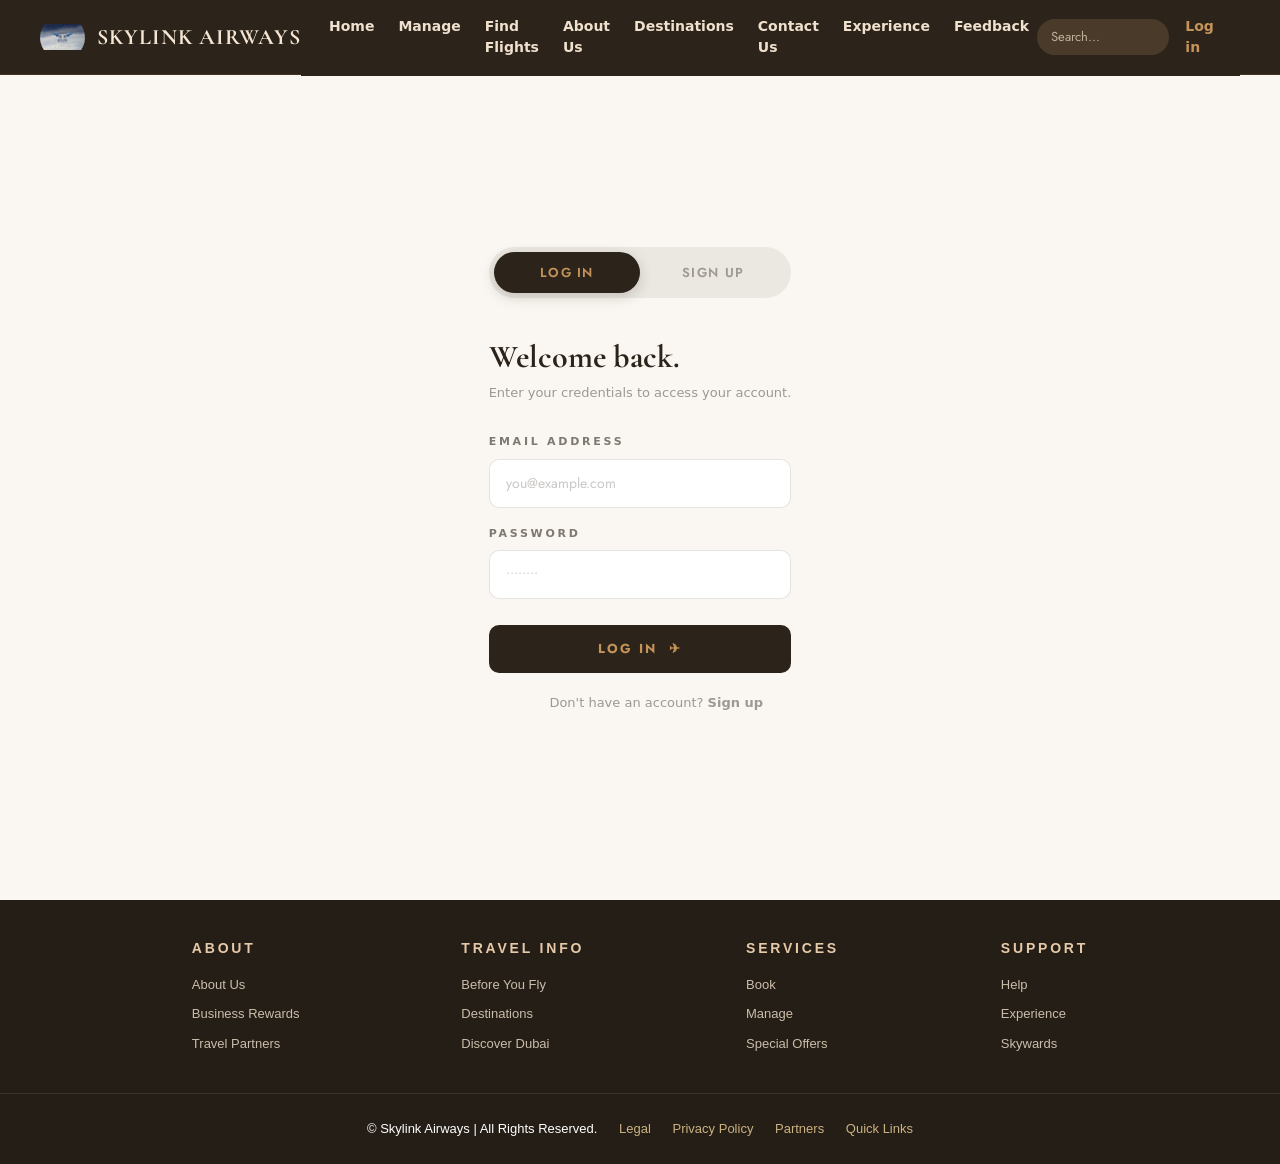
<file: login.html>
<!DOCTYPE html>
<html lang="en">

<head>
    <meta charset="UTF-8">
    <meta name="viewport" content="width=device-width, initial-scale=1.0">
    <title>Skylink Airways | Login</title>
    <link
        href="https://fonts.googleapis.com/css2?family=Cormorant+Garamond:wght@400;600;700&family=Jost:wght@300;400;500;600;700&display=swap"
        rel="stylesheet">
    <link rel="stylesheet" href="login.css">
    <link href="https://cdn.jsdelivr.net/npm/bootstrap@5.3.3/dist/css/bootstrap.min.css" rel="stylesheet">
    <script src="https://cdn.jsdelivr.net/npm/bootstrap@5.3.3/dist/js/bootstrap.bundle.min.js" defer></script>
</head>

<body>

    <!-- NAVBAR -->
    <header class="navbar navbar-expand-lg" style="background:#2c241a; height:75px; padding:0 40px;">
        <a href="index.html" class="navbar-brand logo">
            <img src="images/logo.jpeg" class="logo-image" alt="Skylink Logo">
            <span class="logo-text">Skylink Airways</span>
        </a>
        <button class="navbar-toggler" type="button" data-bs-toggle="collapse" data-bs-target="#mainNav">
            <span class="navbar-toggler-icon" style="filter:invert(1);"></span>
        </button>
        <div class="collapse navbar-collapse" id="mainNav">
            <nav class="navbar-nav mx-auto gap-2">
                <a href="index.html" class="nav-link">Home</a>
                <a href="manage.html" class="nav-link">Manage</a>
                <a href="find-flights.html" class="nav-link">Find Flights</a>
                <a href="about.html" class="nav-link">About Us</a>
                <a href="destinations.html" class="nav-link">Destinations</a>
                <a href="contact.html" class="nav-link">Contact Us</a>
                <a href="experience.html" class="nav-link">Experience</a>
                <a href="feedback.html" class="nav-link">Feedback</a>
            </nav>
            <div class="d-flex align-items-center gap-3">
                <form class="search-form" action="search.html" method="get">
                    <input type="text" name="query" placeholder="Search..." class="form-control form-control-sm">
                </form>
                <a href="login.html" class="nav-link active">Log in</a>
            </div>
        </div>
    </header>

    <!-- MAIN -->
    <div class="page-wrapper">
        <div class="right-panel">
            <div class="form-box">

                <!-- TABS -->
                <div class="tabs">
                    <button class="tab-btn active" id="tabLogin" onclick="switchTab('login')">Log In</button>
                    <button class="tab-btn" id="tabSignup" onclick="switchTab('signup')">Sign Up</button>
                </div>

                <!-- LOGIN PANEL -->
                <div id="loginPanel" class="active">
                    <h2 class="form-title">Welcome back.</h2>
                    <p class="form-subtitle">Enter your credentials to access your account.</p>
                    <div class="error-msg" id="loginError">Incorrect email or password. Please try again.</div>
                    <div class="field">
                        <label>Email Address</label>
                        <input type="email" id="loginEmail" placeholder="you@example.com">
                    </div>
                    <div class="field">
                        <label>Password</label>
                        <input type="password" id="loginPassword" placeholder="••••••••">
                    </div>
                    <button class="submit-btn" onclick="handleLogin()">Log In &nbsp;✈</button>
                    <p class="form-switch">Don't have an account? <a onclick="switchTab('signup')">Sign up</a></p>
                </div>

                <!-- SIGNUP PANEL -->
                <div id="signupPanel">
                    <h2 class="form-title">Create Account</h2>
                    <p class="form-subtitle">Join Skylink and enjoy exclusive member benefits.</p>
                    <div class="error-msg" id="signupError">Please fill in all required fields.</div>
                    <div class="two-col">
                        <div class="field">
                            <label>First Name</label>
                            <input type="text" id="suFirst" placeholder="Jane">
                        </div>
                        <div class="field">
                            <label>Last Name</label>
                            <input type="text" id="suLast" placeholder="Doe">
                        </div>
                    </div>
                    <div class="field">
                        <label>Email Address</label>
                        <input type="email" id="suEmail" placeholder="you@example.com">
                    </div>
                    <div class="field">
                        <label>Phone Number</label>
                        <input type="tel" id="suPhone" placeholder="+1 234 567 8900">
                    </div>
                    <div class="two-col">
                        <div class="field">
                            <label>Date of Birth</label>
                            <input type="date" id="suDob">
                        </div>
                        <div class="field">
                            <label>Nationality</label>
                            <input type="text" id="suNationality" placeholder="e.g. Botswanan">
                        </div>
                    </div>
                    <div class="field">
                        <label>Travel Class Preference</label>
                        <select id="suClass">
                            <option value="" disabled selected>— Select class —</option>
                            <option value="Economy">Economy</option>
                            <option value="Business">Business</option>
                            <option value="First Class">First Class</option>
                        </select>
                    </div>
                    <div class="field">
                        <label>Password</label>
                        <input type="password" id="suPassword" placeholder="Create a password">
                    </div>
                    <button class="submit-btn" onclick="handleSignup()">Create Profile &nbsp;✈</button>
                    <p class="form-switch">Already have an account? <a onclick="switchTab('login')">Log in</a></p>
                </div>

                <!-- PROFILE CARD -->
                <div class="profile-card" id="profileCard">
                    <div class="profile-avatar-display" id="profileAvatar">🧑‍✈️</div>
                    <h3 id="profileName">Jane Doe</h3>
                    <p class="profile-email" id="profileEmail">jane@example.com</p>
                    <span class="profile-tier" id="profileTier">Skylink Member</span>
                    <div class="profile-details" id="profileDetails"></div>
                    <button class="logout-btn" onclick="handleLogout()">Sign Out</button>
                </div>

            </div>
        </div>
    </div>

    <!-- FOOTER -->
    <footer class="footer">
        <div class="footer-container">
            <div class="footer-column">
                <h3>About</h3>
                <a href="about.html">About Us</a>
                <a href="#">Business Rewards</a>
                <a href="#">Travel Partners</a>
            </div>
            <div class="footer-column">
                <h3>Travel Info</h3>
                <a href="experience.html">Before You Fly</a>
                <a href="destinations.html">Destinations</a>
                <a href="#">Discover Dubai</a>
            </div>
            <div class="footer-column">
                <h3>Services</h3>
                <a href="find-flights.html">Book</a>
                <a href="manage.html">Manage</a>
                <a href="find-flights.html#special-offers">Special Offers</a>
            </div>
            <div class="footer-column">
                <h3>Support</h3>
                <a href="contact.html">Help</a>
                <a href="experience.html">Experience</a>
                <a href="#">Skywards</a>
            </div>
        </div>
        <div class="footer-bottom">
            © Skylink Airways | All Rights Reserved.
            <a href="#" onclick="alert('Coming soon.')">Legal</a>
            <a href="#" onclick="alert('Coming soon.')">Privacy Policy</a>
            <a href="#" onclick="alert('Coming soon.')">Partners</a>
            <a href="#" onclick="alert('Coming soon.')">Quick Links</a>
        </div>
    </footer>

    <script>
        function getUsers() { return JSON.parse(localStorage.getItem('skylinkUsers') || '[]'); }
        function saveUsers(u) { localStorage.setItem('skylinkUsers', JSON.stringify(u)); }
        function getSession() { return JSON.parse(localStorage.getItem('skylinkSession') || 'null'); }
        function saveSession(u) { localStorage.setItem('skylinkSession', JSON.stringify(u)); }
        function clearSession() { localStorage.removeItem('skylinkSession'); }

        function switchTab(tab) {
            document.getElementById('loginPanel').classList.toggle('active', tab === 'login');
            document.getElementById('signupPanel').classList.toggle('active', tab === 'signup');
            document.getElementById('tabLogin').classList.toggle('active', tab === 'login');
            document.getElementById('tabSignup').classList.toggle('active', tab === 'signup');
            document.getElementById('loginError').classList.remove('visible');
            document.getElementById('signupError').classList.remove('visible');
        }

        function handleLogin() {
            const email = document.getElementById('loginEmail').value.trim();
            const password = document.getElementById('loginPassword').value;
            const errEl = document.getElementById('loginError');
            errEl.classList.remove('visible');

            if (!email || !password) {
                errEl.textContent = 'Please enter your email and password.';
                errEl.classList.add('visible');
                return;
            }

            const users = getUsers();
            const user = users.find(u =>
                u.email.toLowerCase() === email.toLowerCase() && u.password === password
            );

            if (!user) {
                errEl.textContent = 'Incorrect email or password. Please try again.';
                errEl.classList.add('visible');
                return;
            }

            saveSession(user);
            showProfile(user);
        }

        function handleSignup() {
            const first = document.getElementById('suFirst').value.trim();
            const last = document.getElementById('suLast').value.trim();
            const email = document.getElementById('suEmail').value.trim();
            const phone = document.getElementById('suPhone').value.trim();
            const dob = document.getElementById('suDob').value;
            const nationality = document.getElementById('suNationality').value.trim();
            const travelClass = document.getElementById('suClass').value;
            const password = document.getElementById('suPassword').value;
            const errEl = document.getElementById('signupError');
            errEl.classList.remove('visible');

            if (!first || !last || !email || !password) {
                errEl.textContent = 'First name, last name, email and password are required.';
                errEl.classList.add('visible');
                return;
            }

            const users = getUsers();
            if (users.find(u => u.email.toLowerCase() === email.toLowerCase())) {
                errEl.textContent = 'An account with this email already exists. Please log in.';
                errEl.classList.add('visible');
                return;
            }

            const newUser = {
                first, last, email, phone, dob, nationality, travelClass, password,
                memberSince: new Date().getFullYear()
            };
            users.push(newUser);
            saveUsers(users);
            saveSession(newUser);
            showProfile(newUser);
        }

        function showProfile(user) {
            document.querySelector('.tabs').style.display = 'none';
            document.getElementById('loginPanel').classList.remove('active');
            document.getElementById('signupPanel').classList.remove('active');

            document.getElementById('profileAvatar').textContent = '🧑‍✈️';
            document.getElementById('profileName').textContent = `${user.first} ${user.last}`;
            document.getElementById('profileEmail').textContent = user.email;
            document.getElementById('profileTier').textContent =
                user.travelClass ? `${user.travelClass} Member` : 'Skylink Member';

            const rows = [
                ['Phone', user.phone || '—'],
                ['Nationality', user.nationality || '—'],
                ['Date of Birth', user.dob ? formatDate(user.dob) : '—'],
                ['Travel Class', user.travelClass || '—'],
                ['Member Since', user.memberSince || '—'],
            ];
            document.getElementById('profileDetails').innerHTML = rows.map(([k, v]) =>
                `<div class="profile-row"><span class="pkey">${k}</span><span class="pval">${v}</span></div>`
            ).join('');

            document.getElementById('profileCard').classList.add('visible');

            const navLink = document.querySelector('.navbar .d-flex a.nav-link');
            if (navLink) {
                navLink.textContent = `👤 ${user.first}`;
                navLink.style.color = '#c4935a';
            }
        }

        function formatDate(d) {
            if (!d) return '—';
            const [y, m, day] = d.split('-');
            const months = ['Jan', 'Feb', 'Mar', 'Apr', 'May', 'Jun', 'Jul', 'Aug', 'Sep', 'Oct', 'Nov', 'Dec'];
            return `${day} ${months[+m - 1]} ${y}`;
        }

        function handleLogout() {
            clearSession();
            document.querySelector('.tabs').style.display = 'flex';
            document.getElementById('profileCard').classList.remove('visible');
            document.getElementById('loginEmail').value = '';
            document.getElementById('loginPassword').value = '';

            const navLink = document.querySelector('.navbar .d-flex a.nav-link');
            if (navLink) {
                navLink.textContent = 'Log in';
                navLink.style.color = '';
            }

            switchTab('login');
        }

        window.addEventListener('DOMContentLoaded', () => {
            const session = getSession();
            if (session) showProfile(session);
            else switchTab('login');
        });
    </script>

</body>

</html>
</file>
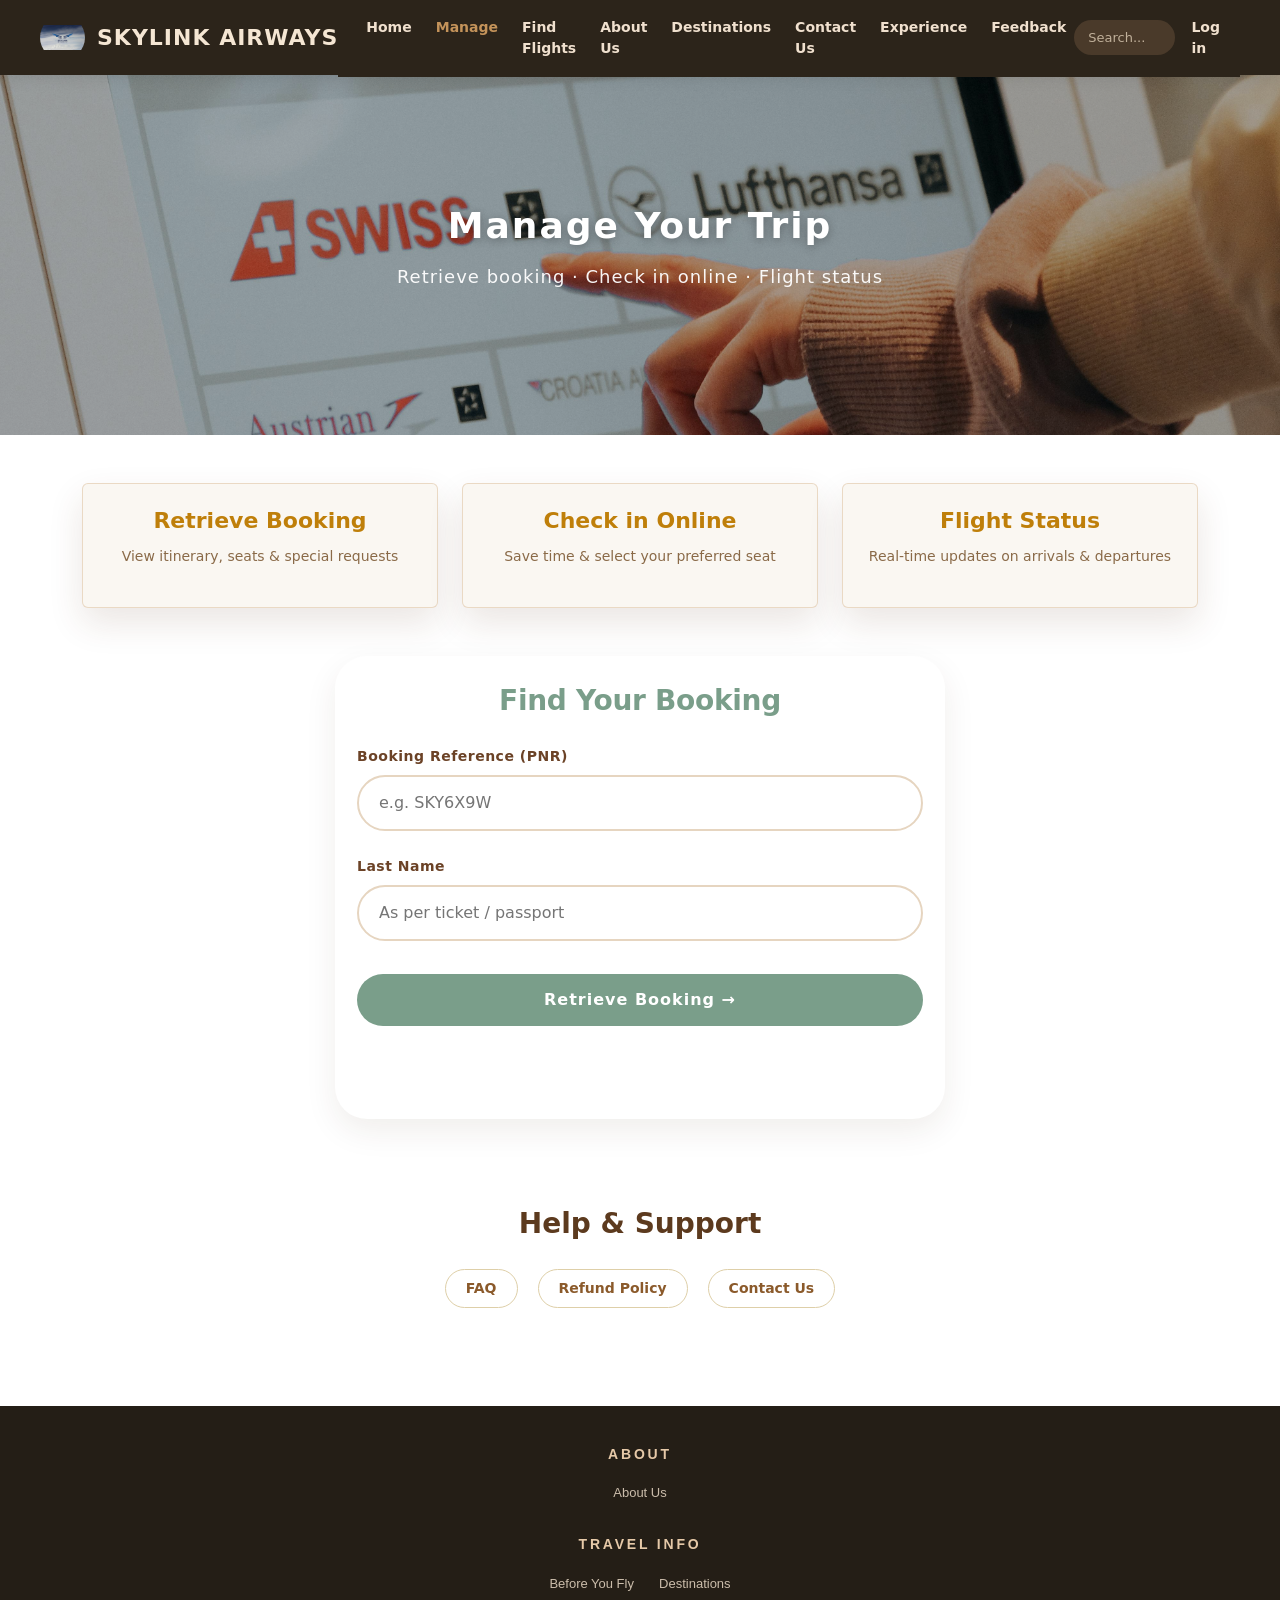
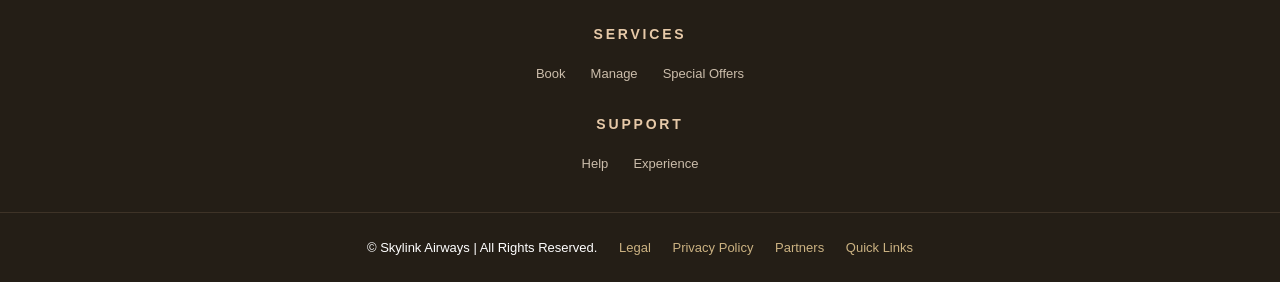
<file: manage.html>
<!DOCTYPE html>
<html lang="en">

<head>
    <meta charset="UTF-8">
    <meta name="viewport" content="width=device-width, initial-scale=1.0">
    <title>Skylink Airways | Manage Your Trip</title>
    <link rel="stylesheet" href="manage.css">
    <link href="https://cdn.jsdelivr.net/npm/bootstrap@5.3.3/dist/css/bootstrap.min.css" rel="stylesheet">
    <script src="https://cdn.jsdelivr.net/npm/bootstrap@5.3.3/dist/js/bootstrap.bundle.min.js" defer></script>
</head>

<body>

    <!-- NAVBAR (same structure but styled within manage-style.css to match homepage look) -->
    <header class="navbar navbar-expand-lg" style="background:#2c241a; height:75px; padding:0 40px;">
        <a href="index.html" class="navbar-brand logo">
            <img src="images/logo.jpeg" class="logo-image" alt="Skylink Logo">
            <span class="logo-text">Skylink Airways</span>
        </a>

        <!-- Hamburger toggle (appears on mobile automatically) -->
        <button class="navbar-toggler" type="button" data-bs-toggle="collapse" data-bs-target="#mainNav">
            <span class="navbar-toggler-icon" style="filter:invert(1);"></span>
        </button>

        <div class="collapse navbar-collapse" id="mainNav">
            <nav class="navbar-nav mx-auto gap-2">
                <a href="index.html" class="nav-link">Home</a>
                <a href="manage.html" class="nav-link active">Manage</a>
                <a href="find-flights.html" class="nav-link">Find Flights</a>
                <a href="about.html" class="nav-link">About Us</a>
                <a href="destinations.html" class="nav-link">Destinations</a>
                <a href="contact.html" class="nav-link">Contact Us</a>
                <a href="experience.html" class="nav-link">Experience</a>
                <a href="feedback.html" class="nav-link">Feedback</a>
            </nav>
            <div class="d-flex align-items-center gap-3">
                <form class="search-form" action="search.html" method="get">
                    <input type="text" name="query" placeholder="Search..." class="form-control form-control-sm">
                </form>
                <a href="login.html" class="nav-link">Log in</a>
            </div>
        </div>
    </header>

    <!-- MANAGE PAGE HERO SECTION -->
    <section class="manage-hero">
        <img src="images/managepage.jpg" alt="Skylink Airways aircraft on runway ready for departure" class="hero-bg">
        <div class="hero-overlay"></div>
        <div class="hero-content">
            <h1>Manage Your Trip</h1>
            <p>Retrieve booking · Check in online · Flight status</p>
        </div>
    </section>

    <!-- QUICK ACTION CARDS -->
    <div class="container my-5">
        <div class="row g-4">
            <div class="col-12 col-md-4">
                <div class="card h-100 text-center p-4" onclick="window.location.href='#'"
                    style="cursor:pointer; border:1px solid rgba(196,147,90,0.3); background:#faf7f2;">
                    <h3>Retrieve Booking</h3>
                    <p>View itinerary, seats & special requests</p>
                </div>
            </div>
            <div class="col-12 col-md-4">
                <div class="card h-100 text-center p-4" onclick="window.location.href='#'"
                    style="cursor:pointer; border:1px solid rgba(196,147,90,0.3); background:#faf7f2;">
                    <h3>Check in Online</h3>
                    <p>Save time & select your preferred seat</p>
                </div>
            </div>
            <div class="col-12 col-md-4">
                <div class="card h-100 text-center p-4" onclick="window.location.href='#'"
                    style="cursor:pointer; border:1px solid rgba(196,147,90,0.3); background:#faf7f2;">
                    <h3>Flight Status</h3>
                    <p>Real-time updates on arrivals & departures</p>
                </div>
            </div>
        </div>
    </div>

    <!-- BOOKING REFERENCE & LAST NAME FORM -->
    <div class="booking-section">
        <div class="booking-form-wrapper">
            <h2>Find Your Booking</h2>
            <form id="manageForm">
                <div class="form-group">
                    <label for="bookingRef">Booking Reference (PNR)</label>
                    <input type="text" id="bookingRef" placeholder="e.g. SKY6X9W" required>
                </div>
                <div class="form-group">
                    <label for="lastName">Last Name</label>
                    <input type="text" id="lastName" placeholder="As per ticket / passport" required>
                </div>
                <button type="submit" class="retrieve-btn">Retrieve Booking →</button>
                <div id="formFeedback"></div>
            </form>
        </div>
    </div>

    <!-- HELP AND SUPPORT SECTION -->
    <div class="help-support">
        <h3>Help & Support</h3>
        <div class="help-links">
            <a href="contact.html">FAQ</a>
            <a href="contact.html">Refund Policy</a>
            <a href="contact.html">Contact Us</a>
        </div>
    </div>

    <!-- FOOTER -->
    <footer class="footer">
        <div class="footer-container">
            <div class="footer-column">
                <h3>About</h3>
                <a href="about.html">About Us</a>

            </div>
            <div class="footer-column">
                <h3>Travel Info</h3>
                <a href="experience.html">Before You Fly</a>
                <a href="destinations.html">Destinations</a>
            </div>
            <div class="footer-column">
                <h3>Services</h3>
                <a href="find-flights.html">Book</a>
                <a href="manage.html">Manage</a>
                <a href="find-flights.html#special-offers">Special Offers</a>
            </div>
            <div class="footer-column">
                <h3>Support</h3>
                <a href="contact.html">Help</a>
                <a href="experience.html">Experience</a>
            </div>
        </div>
        <div class="footer-bottom">
            © Skylink Airways | All Rights Reserved.
            <a href="#" onclick="alert('Coming soon.')">Legal</a>
            <a href="#" onclick="alert('Coming soon.')">Privacy Policy</a>
            <a href="#" onclick="alert('Coming soon.')">Partners</a>
            <a href="#" onclick="alert('Coming soon.')">Quick Links</a>
        </div>
    </footer>

    <script>
        // Simple interactive script for the manage form
        const manageForm = document.getElementById('manageForm');
        const feedbackDiv = document.getElementById('formFeedback');

        manageForm.addEventListener('submit', function (e) {
            e.preventDefault();
            const bookingRef = document.getElementById('bookingRef').value.trim();
            const lastName = document.getElementById('lastName').value.trim();

            if (bookingRef === '' || lastName === '') {
                feedbackDiv.innerHTML = '⚠️ Please enter both Booking Reference and Last Name.';
                feedbackDiv.style.color = '#D2691E';
                feedbackDiv.style.fontWeight = '500';
            } else {
                feedbackDiv.innerHTML = '✓ Connecting to Skylink system... Retrieving your booking.';
                feedbackDiv.style.color = '#2d6a4f';
                setTimeout(() => {
                    feedbackDiv.innerHTML = '✨ Booking confirmed! Redirecting to your itinerary. ✨';
                    feedbackDiv.style.color = '#8B5A2B';
                    alert(`Welcome back, ${lastName}! Your booking ${bookingRef} has been retrieved.`);
                }, 800);
            }
        });
    </script>

</body>

</html>
</file>
<file: styles.css>
* {
    margin: 0;
    padding: 0;
    box-sizing: border-box;
}

body {
    font-family: 'Segoe UI', Tahoma, Geneva, Verdana, sans-serif;
    background-color: #faf7f2;
    color: #3d2a1a;
    margin: 0;
    padding: 0;
}

/* ========== NAVBAR (Same as manage page) ========== */
.navbar {
    position: fixed !important;
    top: 0 !important;
    width: 100% !important;
    background: #2c241a;
    color: white;
    display: flex;
    align-items: center;
    flex-wrap: wrap;
    justify-content: space-between;
    padding: 0 40px;
    height: 75px;
    z-index: 1000 !important;
    box-shadow: 0 2px 15px rgba(0, 0, 0, 0.1);
}

.logo {
    display: flex;
    align-items: center;
    gap: 12px;
    text-decoration: none;
    flex-shrink: 0;
}

.logo-image {
    height: 45px;
    width: 45px;
    object-fit: contain;
    border-radius: 50%;
}

.logo-text {
    font-size: 22px;
    font-weight: bold;
    text-transform: uppercase;
    letter-spacing: 1px;
    color: #f5e6d3;
    white-space: nowrap;
}

.nav-links {
    display: flex;
    gap: 22px;
    flex-wrap: wrap;
}

.nav-links a {
    color: #f0e0ce;
    text-decoration: none;
    font-weight: 600;
    font-size: 14px;
    transition: 0.2s;
}

.nav-links a:hover {
    color: #D2691E;
}

.nav-right {
    display: flex;
    gap: 15px;
    align-items: center;
    white-space: nowrap;
}

.search-form input {
    padding: 8px 14px;
    border-radius: 30px;
    border: none;
    background: #4a3a2a;
    color: white;
    font-size: 13px;
}

.search-form input::placeholder {
    color: #c0b09a;
}

.nav-right a {
    color: #f0e0ce;
    text-decoration: none;
    font-weight: 600;
    font-size: 14px;
    transition: 0.2s;
}

.nav-right a:hover {
    color: #D2691E;
}


/* HERO VIDEO */
.hero {
    position: relative;
    height: 90vh;
    margin-top: 70px;
    overflow: hidden;
}

.hero-video {
    position: absolute;
    top: 50%;
    left: 50%;
    width: 100%;
    height: 100%;
    object-fit: cover;
    transform: translate(-50%, -50%);
}

/* DARK OVERLAY */
.overlay {
    position: absolute;
    width: 100%;
    height: 100%;
    background: rgba(0, 0, 0, 0.4);
}

/* HERO TEXT */
.hero-content {
    position: absolute;
    top: 50%;
    left: 50%;
    transform: translate(-50%, -50%);
    color: white;
    max-width: 700px;
    align-items: center;
    Width: 100%;
}

.about-hero {
    margin-top: 75px;
}

.hero-content h1 {
    font-size: 60px;
    margin: 60px 0;
}

.letdrop {
    font-size: 60px;
    font-weight: 800;
    color: white;
    letter-spacing: -0.02em;
    line-height: 1.15;
    margin-bottom: 30px;
}

.letdrop span {
    display: inline-block;
    opacity: 0;
    transform: translateY(-40px) rotate(-8deg);
    animation: dropIn 0.5s cubic-bezier(.22, 1, .36, 1) forwards;
}

@keyframes dropIn {
    to {
        opacity: 1;
        transform: none;
    }
}

@keyframes fadeIn {
    to {
        opacity: 1;
    }
}

/* BUTTON */
.cta {
    background: #c4785a;
    color: white;
    padding: 12px 25px;
    border: none;
    font-size: 16px;
    cursor: pointer;
    position: center;
}

.cta:hover {
    background: #d76e199c;
}

/* GENERAL SECTIONS */
.section {
    background: #ffffff;
    margin: 20px;
    padding: 20px;
    border: 1px solid #ccc;
}

.center {
    text-align: center;
}


/* BOXES */
.flex-row {
    display: flex;
    justify-content: center;
    gap: 0;
    margin-bottom: 15px 0;
    flex-wrap: wrap;
}

.box {
    padding: 1rem 1.5rem;
    border: 0.5px solid rgba(44, 36, 26, 0.15);
    border-right: none;
    background: #f9f3ee;
    color: #2c241a;
    font-family: 'DM Sans', sans-serif;
    font-size: 11px;
    letter-spacing: 0.18em;
    text-transform: uppercase;
    font-weight: 400;
    text-align: center;
    min-width: 160px;
    cursor: pointer;
    transition: background 0.25s, color 0.25s;
}

.box:last-child {
    border-right: 0.5px solid rgba(44, 36, 26, 0.15);
}

.box:hover {
    background: #2c241a;
    color: #f0e0ce;
}

.continue {
    background: #2c241a;
    color: #f0e0ce;
    font-weight: 500;
    border-right: 0.5px solid rgba(44, 36, 26, 0.15);
}

.continue:hover {
    background: #7a9e8a;
    color: #2c241a;
}

.swap-btn {
    width: 38px;
    height: 38px;
    background: rgba(196, 147, 90, 0.12);
    border: 0.5px solid rgba(196, 147, 90, 0.4);
    border-radius: 50%;
    display: inline-flex;
    align-items: center;
    justify-content: center;
    cursor: pointer;
    transition: background 0.2s, transform 0.35s;
    vertical-align: middle;
    margin: 0 8px;
}

.swap-btn:hover {
    background: rgba(196, 147, 90, 0.25);
    transform: rotate(180deg);
}

/* ── Booking inputs & dropdown ── */
.airport-wrapper {
    position: relative;
    min-width: 220px;
}

.airport-input {
    width: 100%;
    padding: 1rem 1.5rem;
    border: 0.5px solid rgba(44, 36, 26, 0.15);
    border-right: none;
    background: #f9f3ee;
    color: #2c241a;
    font-family: 'DM Sans', sans-serif;
    font-size: 11px;
    letter-spacing: 0.18em;
    text-transform: uppercase;
    outline: none;
    cursor: text;
    transition: background 0.25s, border-color 0.25s;
}

.airport-input:focus {
    background: #fff;
    border-color: #c4935a;
}

.airport-input::placeholder {
    color: #6b5c4e;
}

.dropdown {
    display: none;
    position: absolute;
    top: 100%;
    left: 0;
    right: 0;
    background: #fff;
    border: 0.5px solid rgba(44, 36, 26, 0.15);
    border-top: none;
    z-index: 999;
    max-height: 200px;
    overflow-y: auto;
}

.dropdown.open {
    display: block;
}

.dropdown-item {
    padding: 10px 1.5rem;
    font-size: 12px;
    font-family: 'DM Sans', sans-serif;
    color: #2c241a;
    cursor: pointer;
    border-bottom: 0.5px solid rgba(44, 36, 26, 0.06);
    transition: background 0.15s;
}

.dropdown-item:hover {
    background: #f0e0ce;
}

.dropdown-item .code {
    font-weight: 500;
    margin-right: 8px;
    color: #c4935a;
}

.dropdown-item .city {
    color: #6b5c4e;
    font-size: 11px;
}

/* GRID */
.grid {
    display: grid;
    grid-template-columns: repeat(auto-fit, minmax(200px, 1fr));
    gap: 20px;
    padding: 20px;
}

.dest-card-home {
    position: relative;
    height: 250px;
    border-radius: 20px;
    overflow: hidden;
    display: flex;
    align-items: flex-end;
    padding: 20px;
    color: white;
    font-size: 22px;
    transition: transform 0.3s ease;
    cursor: pointer;
}

/* Image inside card */
.dest-card-home img {
    position: absolute;
    inset: 0;
    width: 100%;
    height: 100%;
    object-fit: cover;
    z-index: 0;
    transition: transform 0.4s ease;
}

/* Zoom image on hover */
.dest-card-home:hover img {
    transform: scale(1.06);
}

/* Dark overlay (always there, subtle) */
.dest-card-home::before {
    content: "";
    position: absolute;
    inset: 0;
    background: rgba(0, 0, 0, 0.25);
    transition: 0.3s;
}

/* Hover makes overlay darker */
.dest-card-home:hover::before {
    background: rgba(0, 0, 0, 0.5);
}

/* Text stays above overlay */
.dest-card-home span {
    position: relative;
    z-index: 2;
}

/* Hover content (hidden by default) */
.dest-card-home .hover-content {
    position: absolute;
    inset: 0;
    display: flex;
    justify-content: center;
    align-items: center;
    opacity: 0;
    transition: opacity 0.3s ease;
    z-index: 2;
}

/* Show on hover */
.dest-card-home:hover .hover-content {
    opacity: 1;
}


/* Button style */
.overlay-btn {
    background: #7a9e8a;
    padding: 12px 24px;
    border-radius: 30px;
    font-size: 16px;
}

/* Slight zoom effect */
.dest-card-home:hover {
    transform: scale(1.03);
}

/* ── HOMEPAGE EXPERIENCE CARDS ── */
.home-exp-grid {
    display: grid;
    grid-template-columns: 1fr 1fr;
    gap: 16px;
    max-width: 800px;
    margin: 0 auto;
    padding: 20px;
}

.home-exp-card {
    border: 1px solid #ddd;
    border-radius: 8px;
    overflow: hidden;
    padding: 20px 20px 0 20px;
    background: #fff;
    text-align: center;
    width: 100%;
    box-sizing: border-box;
}

.home-card-subtitle {
    font-size: 0.75rem;
    letter-spacing: 2px;
    color: #888;
    margin-bottom: 8px;
    text-transform: uppercase;
}

.home-exp-card h2 {
    font-size: 1.5rem;
    font-weight: bold;
    margin: 0 0 6px 0;
    color: #1a1a1a;
    white-space: normal;
    overflow: visible;
}

.home-exp-card a {
    font-size: 0.9rem;
    color: #333;
    text-decoration: none;
    display: block;
    margin-bottom: 16px;
}

.home-exp-card a:hover {
    text-decoration: underline;
    color: #c4935a;
}

.home-exp-card img {
    width: 100%;
    height: 200px;
    object-fit: cover;
    display: block;
    border-radius: 12px;
    box-shadow: 0 12px 30px rgba(0, 0, 0, 0.25);
    margin-bottom: 10px;
    transition: all 0.3s ease;
}

.home-exp-card img:hover {
    transform: translateY(-6px);
    box-shadow: 0 16px 35px rgba(0, 0, 0, 0.3);
}

@media (max-width: 600px) {
    .home-exp-grid {
        grid-template-columns: 1fr;
    }
}

/* Force dark background on collapsed mobile menu */
.navbar-collapse {
    background: #2c241a;
    padding: 10px 20px;
    max-height: calc(100vh - 75px);
    overflow-y: auto;
}




/* Fix nav link colours */
.navbar .nav-link {
    color: #f0e0ce !important;
    font-weight: 600;
    font-size: 14px;
    transition: 0.2s;
}

.navbar .nav-link:hover,
.navbar .nav-link.active {
    color: #c4935a !important;
}

/* Fix the Log in link */
.navbar .nav-right a,
.navbar .d-flex a {
    color: #f0e0ce !important;
}

.navbar .nav-right a:hover,
.navbar .d-flex a:hover {
    color: #c4935a !important;
}

/* Fix search input inside collapsed menu */
.navbar .form-control {
    background: #4a3a2a;
    border: none;
    color: white;
    border-radius: 30px;
}

.navbar .form-control::placeholder {
    color: #c0b09a;
}

.hover-content {
    pointer-events: all;
    cursor: pointer;
}

.overlay-btn {
    pointer-events: all;
    cursor: pointer;
    z-index: 10;
}


/* ── FOOTER ── */
.footer {
    background: #241e16;
    color: #e0cfbc;
    padding: 0;
    margin: 0;
    width: 100%;
}

.footer-container {
    display: flex;
    justify-content: space-evenly;
    flex-wrap: wrap;
    gap: 30px;
    max-width: 100%;
    margin: 0;
    padding: 40px 60px 30px 60px;
}

.footer-column h3 {
    color: #e6c9a8;
    font-size: 14px;
    margin-bottom: 18px;
    letter-spacing: 0.2em;
    text-transform: uppercase;
    font-weight: 700;
    font-family: 'Segoe UI', Tahoma, Geneva, Verdana, sans-serif;
}

.footer-column a {
    display: block;
    color: #cbbdab;
    text-decoration: none;
    font-size: 13px;
    margin-bottom: 10px;
    transition: 0.2s;
    font-family: 'Segoe UI', Tahoma, Geneva, Verdana, sans-serif;
}

.footer-column a:hover {
    color: #c4935a;
    padding-left: 5px;
}

.footer-bottom {
    text-align: center;
    padding: 25px 60px;
    border-top: 1px solid #3e3327;
    font-size: 13px;
    color: white;
    font-family: 'Segoe UI', Tahoma, Geneva, Verdana, sans-serif;
}

.footer-bottom a {
    color: #cbb282;
    text-decoration: none;
    margin-left: 18px;
}

.footer-bottom a:hover {
    color: #c4935a;
}

@media (max-width: 768px) {
    .letdrop {
        font-size: 36px !important;
        line-height: 1.2;
        text-align: center;
        word-break: keep-all;
        white-space: nowrap;
    }

    .hero-content {
        width: 100%;
        padding: 0 15px;
        text-align: center;
    }

    .cta {
        display: block;
        margin: 0 auto;
    }
}

@media (max-width: 480px) {
    .letdrop {
        font-size: 28px !important;
        white-space: nowrap;
    }
}

@media (max-width: 768px) {
    .section {
        margin: 10px;
        padding: 15px;
    }

    .flex-row {
        flex-direction: column;
        align-items: stretch;
        gap: 0;
    }

    /* Tab buttons stack vertically */
    #tab-row {
        flex-direction: column;
        gap: 0;
    }

    #tab-row .box {
        border-right: 0.5px solid rgba(44, 36, 26, 0.15) !important;
        border-bottom: none;
        width: 100%;
    }

    #tab-row .box:last-child {
        border-bottom: 0.5px solid rgba(44, 36, 26, 0.15);
    }

    /* Search panel inputs stack */
    #panel-search .flex-row {
        flex-direction: column;
        gap: 0;
    }

    .airport-wrapper {
        width: 100%;
        min-width: unset;
    }

    .airport-input {
        border-right: 0.5px solid rgba(44, 36, 26, 0.15) !important;
        border-bottom: none;
        width: 100%;
    }

    .swap-btn {
        display: none;
    }

    .box.continue {
        width: 100%;
        border-right: 0.5px solid rgba(44, 36, 26, 0.15) !important;
    }

    /* Manage booking and status panels */
    #panel-manage .flex-row,
    #panel-status .flex-row {
        flex-direction: column;
        gap: 8px;
    }

    #panel-manage .airport-input,
    #panel-status .airport-input {
        min-width: unset !important;
        width: 100% !important;
        border-right: 0.5px solid rgba(44, 36, 26, 0.15) !important;
    }

    #panel-manage .box.continue,
    #panel-status .box.continue {
        width: 100% !important;
        border-right: 0.5px solid rgba(44, 36, 26, 0.15) !important;
    }
}

/* ── HAMBURGER MENU FIXED TOP RIGHT ── */
header.navbar {
    display: flex !important;
    flex-wrap: nowrap !important;
    align-items: center !important;
    justify-content: space-between !important;
    height: 75px !important;
    padding: 0 40px !important;
    position: fixed !important;
    top: 0 !important;
    width: 100% !important;
    z-index: 1000 !important;
}

/* Keep logo on left */
header.navbar .navbar-brand {
    flex-shrink: 0;
    margin-right: auto;
}

/* Push hamburger to far right */
header.navbar .navbar-toggler {
    margin-left: auto;
    flex-shrink: 0;
    border: 1px solid rgba(196, 147, 90, 0.4) !important;
    padding: 6px 10px !important;
    order: 3;
}

/* Hide the nav links and d-flex on mobile */
@media (max-width: 991px) {
    header.navbar .navbar-collapse {
        position: absolute;
        top: 75px;
        left: 0;
        right: 0;
        background: #2c241a;
        padding: 15px 40px 20px;
        z-index: 999;
        border-top: 1px solid rgba(196, 147, 90, 0.2);
    }

    header.navbar {
        height: 75px !important;
        min-height: 75px !important;
        padding-top: 0 !important;
        padding-bottom: 0 !important;
    }
}
</file>
<file: contact.css>
* {
    margin: 0;
    padding: 0;
    box-sizing: border-box;
}

body {
    font-family: 'Segoe UI', Tahoma, Geneva, Verdana, sans-serif;
    background: #faf7f2;
    color: #2c241a;
}

/* ── NAVBAR ── */
.navbar {
    position: fixed !important;
    top: 0 !important;
    width: 100% !important;
    background: #2c241a;
    color: white;
    display: flex;
    align-items: center;
    justify-content: space-between;
    padding: 0 40px;
    height: 75px;
    z-index: 1000 !important;
}

.logo {
    display: flex;
    align-items: center;
    gap: 12px;
    text-decoration: none;
}

.logo-image {
    height: 45px;
    width: 45px;
    object-fit: contain;
    border-radius: 50%;
}

.logo-text {
    font-size: 22px;
    font-weight: bold;
    text-transform: uppercase;
    letter-spacing: 1px;
    color: #f5e6d3;
    white-space: nowrap;
}

.nav-links {
    display: flex;
    gap: 22px;
}

.nav-links a {
    color: #f0e0ce;
    text-decoration: none;
    font-weight: 600;
    font-size: 14px;
    transition: 0.2s;
}

.nav-links a:hover {
    color: #c4935a;
}

.nav-right {
    display: flex;
    gap: 15px;
    align-items: center;
}

.search-form input {
    padding: 8px 14px;
    border-radius: 30px;
    border: none;
    background: #4a3a2a;
    color: white;
    font-size: 13px;
}

.search-form input::placeholder {
    color: #c0b09a;
}

.nav-right a {
    color: #f0e0ce;
    text-decoration: none;
    font-weight: 600;
    font-size: 14px;
    transition: 0.2s;
}

.nav-right a:hover {
    color: #c4935a;
}

/* ── FULL PAGE SPLIT ── */
.contact-page {
    display: grid;
    grid-template-columns: 400px 1fr;
    min-height: 100vh;
    margin-top: 75px;
}

/* ── LEFT DARK PANEL ── */
.contact-left {
    background: #2c241a;
    position: sticky;
    top: 75px;
    height: calc(100vh - 75px);
    overflow-y: auto;
}

.left-inner {
    padding: 60px 44px;
    display: flex;
    flex-direction: column;
    gap: 28px;
    min-height: 100%;
}

.left-eyebrow {
    font-size: 11px;
    letter-spacing: 0.35em;
    text-transform: uppercase;
    color: #c4935a;
    opacity: 0;
    animation: riseUp 0.6s 0.1s forwards;
}

.left-title {
    font-size: 52px;
    font-weight: 800;
    color: #f0e0ce;
    line-height: 1.05;
    letter-spacing: -0.02em;
    opacity: 0;
    animation: riseUp 0.6s 0.25s forwards;
}

.left-title span {
    color: #c4935a;
    font-style: italic;
}

.left-body {
    font-size: 14px;
    color: rgba(240, 224, 206, 0.5);
    line-height: 1.85;
    opacity: 0;
    animation: riseUp 0.6s 0.4s forwards;
}

.left-divider {
    width: 100%;
    height: 0.5px;
    background: rgba(196, 147, 90, 0.2);
}

/* CONTACT ITEMS */
.contact-item {
    display: flex;
    align-items: flex-start;
    gap: 16px;
    opacity: 0;
    animation: riseUp 0.6s 0.55s forwards;
}

.contact-icon {
    width: 38px;
    height: 38px;
    border-radius: 50%;
    border: 0.5px solid rgba(196, 147, 90, 0.3);
    background: rgba(196, 147, 90, 0.08);
    display: flex;
    align-items: center;
    justify-content: center;
    flex-shrink: 0;
}

.ci-label {
    font-size: 10px;
    letter-spacing: 0.3em;
    text-transform: uppercase;
    color: #c4935a;
    margin-bottom: 4px;
}

.ci-value {
    font-size: 13px;
    color: #f0e0ce;
    font-weight: 500;
}

/* HOURS */
.hours-block {
    opacity: 0;
    animation: riseUp 0.6s 0.7s forwards;
}

.hours-row {
    display: flex;
    justify-content: space-between;
    font-size: 12px;
    color: rgba(240, 224, 206, 0.45);
    padding: 9px 0;
    border-bottom: 0.5px solid rgba(196, 147, 90, 0.08);
}

/* ── RIGHT LIGHT PANEL ── */
.contact-right {
    background: #ffffff;
    border-left: 0.5px solid rgba(196, 147, 90, 0.15);
}

.right-inner {
    padding: 60px 70px;
    display: flex;
    flex-direction: column;
    gap: 32px;
    max-width: 760px;
}

.right-eyebrow {
    font-size: 11px;
    letter-spacing: 0.35em;
    text-transform: uppercase;
    color: #c4935a;
    opacity: 0;
    animation: riseUp 0.6s 0.2s forwards;
}

.right-title {
    font-size: 34px;
    font-weight: 800;
    color: #2c241a;
    line-height: 1.2;
    letter-spacing: -0.01em;
    opacity: 0;
    animation: riseUp 0.6s 0.35s forwards;
}

.right-title span {
    color: #c4935a;
    font-style: italic;
}

/* FORM */
.form-row {
    display: grid;
    grid-template-columns: 1fr 1fr;
    gap: 24px;
    margin-bottom: 24px;
    opacity: 0;
    animation: riseUp 0.6s 0.5s forwards;
}

.form-group {
    display: flex;
    flex-direction: column;
    gap: 8px;
    margin-bottom: 24px;
    opacity: 0;
    animation: riseUp 0.6s 0.6s forwards;
}

.form-row .form-group {
    margin-bottom: 0;
    opacity: 1;
    animation: none;
}

.form-group label {
    font-size: 11px;
    font-weight: 600;
    letter-spacing: 0.2em;
    text-transform: uppercase;
    color: #2c241a;
}

.form-group input,
.form-group select,
.form-group textarea {
    padding: 13px 16px;
    border: 0.5px solid rgba(196, 147, 90, 0.3);
    border-radius: 4px;
    font-size: 14px;
    background: #faf7f2;
    color: #2c241a;
    font-family: inherit;
    outline: none;
    transition: border-color 0.25s, background 0.25s;
    resize: none;
    width: 100%;
}

.form-group textarea {
    min-height: 200px;
}

.form-group input::placeholder,
.form-group textarea::placeholder {
    color: rgba(44, 36, 26, 0.3);
}

.form-group input:focus,
.form-group select:focus,
.form-group textarea:focus {
    border-color: #c4935a;
    background: rgba(196, 147, 90, 0.04);
}

.form-group select option {
    background: #faf7f2;
    color: #2c241a;
}

/* SEND BUTTON */
.send-btn {
    width: 100%;
    padding: 16px;
    background: #7a9e8a;
    color: #f0e0ce;
    border: none;
    border-radius: 4px;
    font-size: 13px;
    font-weight: 600;
    letter-spacing: 0.22em;
    text-transform: uppercase;
    cursor: pointer;
    transition: background 0.3s, color 0.3s;
    opacity: 0;
    animation: riseUp 0.6s 0.75s forwards;
}



/* FEEDBACK */
#formFeedback {
    font-size: 13px;
    color: #c4935a;
    text-align: center;
    opacity: 0;
    transition: opacity 0.5s;
    min-height: 20px;
    letter-spacing: 0.08em;
    margin-top: 12px;
}

#formFeedback.show {
    opacity: 1;
}

/* ANIMATIONS */
@keyframes riseUp {
    from {
        opacity: 0;
        transform: translateY(16px);
    }

    to {
        opacity: 1;
        transform: translateY(0);
    }
}

/* RESPONSIVE */
@media (max-width: 900px) {
    .contact-page {
        grid-template-columns: 1fr;
        margin-top: 65px;
    }

    .contact-left {
        position: relative;
        height: auto;
        top: 0;
    }

    .right-inner {
        padding: 40px 24px;
    }

    .form-row {
        grid-template-columns: 1fr;
    }
}

/* Force dark background on collapsed mobile menu */
.navbar-collapse {
    background: #2c241a;
    padding: 10px 20px;
}

/* Fix nav link colours */
.navbar .nav-link {
    color: #f0e0ce !important;
    font-weight: 600;
    font-size: 14px;
    transition: 0.2s;
}

.navbar .nav-link:hover,
.navbar .nav-link.active {
    color: #c4935a !important;
}

/* Fix the Log in link */
.navbar .nav-right a,
.navbar .d-flex a {
    color: #f0e0ce !important;
}

.navbar .nav-right a:hover,
.navbar .d-flex a:hover {
    color: #c4935a !important;
}

/* Fix search input inside collapsed menu */
.navbar .form-control {
    background: #4a3a2a;
    border: none;
    color: white;
    border-radius: 30px;
}

.navbar .form-control::placeholder {
    color: #c0b09a;
}



/* ── FOOTER ── */
.footer {
    background: #241e16;
    color: #e0cfbc;
    padding: 0;
    margin: 0;
    width: 100%;
}

.footer-container {
    display: flex;
    justify-content: space-evenly;
    flex-wrap: wrap;
    gap: 30px;
    max-width: 100%;
    margin: 0;
    padding: 40px 60px 30px 60px;
}

.footer-column h3 {
    color: #e6c9a8;
    font-size: 14px;
    margin-bottom: 18px;
    letter-spacing: 0.2em;
    text-transform: uppercase;
    font-weight: 700;
    font-family: 'Segoe UI', Tahoma, Geneva, Verdana, sans-serif;
}

.footer-column a {
    display: block;
    color: #cbbdab;
    text-decoration: none;
    font-size: 13px;
    margin-bottom: 10px;
    transition: 0.2s;
    font-family: 'Segoe UI', Tahoma, Geneva, Verdana, sans-serif;
}

.footer-column a:hover {
    color: #c4935a;
    padding-left: 5px;
}

.footer-bottom {
    text-align: center;
    padding: 25px 60px;
    border-top: 1px solid #3e3327;
    font-size: 13px;
    color: white;
    font-family: 'Segoe UI', Tahoma, Geneva, Verdana, sans-serif;
}

.footer-bottom a {
    color: #cbb282;
    text-decoration: none;
    margin-left: 18px;
}

.footer-bottom a:hover {
    color: #c4935a;
}

@media (max-width: 768px) {
    .navbar {
        flex-direction: row;
        flex-wrap: nowrap;
        height: 65px;
        padding: 0 16px;
        align-items: center;
    }

    .flights-hero,
    .manage-hero {
        margin-top: 65px !important;
    }

    /* ADD THIS LINE: */
    .contact-page {
        margin-top: 65px;
    }

    .navbar-collapse {
        position: absolute;
        top: 65px;
        left: 0;
        width: auto;
        background: #2c241a;
        z-index: 999;
        padding: 16px 20px;
    }
}

/* ── HAMBURGER MENU FIXED TOP RIGHT ── */
header.navbar {
    display: flex !important;
    flex-wrap: nowrap !important;
    align-items: center !important;
    justify-content: space-between !important;
    height: 75px !important;
    padding: 0 40px !important;
    position: fixed !important;
    top: 0 !important;
    width: 100% !important;
    z-index: 1000 !important;
}

/* Keep logo on left */
header.navbar .navbar-brand {
    flex-shrink: 0;
    margin-right: auto;
}

/* Push hamburger to far right */
header.navbar .navbar-toggler {
    margin-left: auto;
    flex-shrink: 0;
    border: 1px solid rgba(196, 147, 90, 0.4) !important;
    padding: 6px 10px !important;
    order: 3;
}

/* Hide the nav links and d-flex on mobile */
@media (max-width: 991px) {
    header.navbar .navbar-collapse {
        position: absolute;
        top: 75px;
        left: 0;
        right: 0;
        background: #2c241a;
        padding: 15px 40px 20px;
        z-index: 999;
        border-top: 1px solid rgba(196, 147, 90, 0.2);
    }

    header.navbar {
        height: 75px !important;
        min-height: 75px !important;
        padding-top: 0 !important;
        padding-bottom: 0 !important;
    }
}
</file>
<file: experience.css>
* {
    margin: 0;
    padding: 0;
    box-sizing: border-box;
}

body {
    font-family: 'Segoe UI', Tahoma, Geneva, Verdana, sans-serif;
    background: #faf7f2;
    color: #2c241a;
}

/* ── NAVBAR ── */
.navbar {
    position: fixed !important;
    top: 0 !important;
    width: 100% !important;
    background: #2c241a;
    display: flex;
    align-items: center;
    justify-content: space-between;
    padding: 0 40px;
    height: 75px;
    z-index: 1000 !important;
}

.logo {
    display: flex;
    align-items: center;
    gap: 12px;
    text-decoration: none;
}

.logo-image {
    height: 45px;
    width: 45px;
    object-fit: contain;
    border-radius: 50%;
}

.logo-text {
    font-size: 22px;
    font-weight: bold;
    text-transform: uppercase;
    letter-spacing: 1px;
    color: #f5e6d3;
    white-space: nowrap;
}

.nav-links {
    display: flex;
    gap: 22px;
}

.nav-links a {
    color: #f0e0ce;
    text-decoration: none;
    font-weight: 600;
    font-size: 14px;
    transition: 0.2s;
}

.nav-links a:hover {
    color: #c4935a;
}

.nav-right {
    display: flex;
    gap: 15px;
    align-items: center;
}

.search-form input {
    padding: 8px 14px;
    border-radius: 30px;
    border: none;
    background: #4a3a2a;
    color: white;
    font-size: 13px;
}

.search-form input::placeholder {
    color: #c0b09a;
}

.nav-right a {
    color: #f0e0ce;
    text-decoration: none;
    font-weight: 600;
    font-size: 14px;
    transition: 0.2s;
}

.nav-right a:hover {
    color: #c4935a;
}

/* ── HERO ── */
.exp-hero {
    position: relative;
    height: 55vh;
    min-height: 380px;
    margin-top: 75px;
    background-image: url('images/experience.jpg');
    background-size: cover;
    background-position: center;
    display: flex;
    align-items: center;
    justify-content: center;
    text-align: center;
    overflow: hidden;
}

.exp-hero-overlay {
    position: absolute;
    inset: 0;
    background: rgba(0, 0, 0, 0.45);
}

.exp-hero-content {
    position: relative;
    z-index: 2;
    color: white;
    padding: 20px;
    text-align: center;
}

.wipe-wrapper {
    overflow: hidden;
    display: block;
    margin-bottom: 4px;
}

.wipe-line {
    font-size: 52px;
    font-weight: 800;
    letter-spacing: 4px;
    text-transform: uppercase;
    color: rgba(255, 255, 255, 0.92);
    transform: translateX(-60px);
    opacity: 0;
    animation: wipeReveal 0.9s cubic-bezier(.22, 1, .36, 1) forwards;
}

#eline1 {
    animation-delay: 0.1s;
}

#eline2 {
    animation-delay: 0.45s;
    color: rgba(196, 147, 90, 0.95);
}

@keyframes wipeReveal {
    0% {
        transform: translateX(-60px);
        opacity: 0;
        clip-path: inset(0 100% 0 0);
    }

    1% {
        opacity: 1;
    }

    100% {
        transform: translateX(0);
        opacity: 1;
        clip-path: inset(0 0% 0 0);
    }
}

.exp-sub {
    font-size: 13px;
    letter-spacing: 0.3em;
    text-transform: uppercase;
    color: rgba(255, 255, 255, 0.55);
    margin-top: 16px;
    opacity: 0;
    animation: riseUp 0.7s cubic-bezier(.22, 1, .36, 1) 0.9s forwards;
}

/* ── EXPERIENCE SECTION ── */
.exp-section {
    padding: 70px 60px;
    background: #faf7f2;
    text-align: center;
}

.exp-tag {
    font-size: 11px;
    letter-spacing: 0.35em;
    text-transform: uppercase;
    color: #c4935a;
    margin-bottom: 12px;
}

.exp-title {
    font-size: 34px;
    font-weight: 800;
    color: #2c241a;
    letter-spacing: 0.05em;
    margin-bottom: 10px;
}

.exp-desc {
    font-size: 14px;
    color: rgba(44, 36, 26, 0.5);
    letter-spacing: 0.08em;
    margin-bottom: 50px;
}

/* ── CARDS GRID ── */
.exp-grid {
    display: grid;
    grid-template-columns: repeat(4, 1fr);
    gap: 24px;
    margin-bottom: 0;
}

.exp-card {
    border-radius: 16px;
    overflow: hidden;
    border: 1px solid #ecdbbc;
    background: white;
    cursor: pointer;
    transition: transform 0.3s, border-color 0.3s, box-shadow 0.3s;
}

.exp-card:hover {
    transform: translateY(-6px);
    border-color: #c4935a;
    box-shadow: 0 16px 36px rgba(44, 36, 26, 0.1);
}

.exp-card.active-card {
    border-color: #c4935a;
    box-shadow: 0 0 0 2px #c4935a;
}

.exp-card-img {
    width: 100%;
    height: 200px;
    overflow: hidden;
}

.exp-card-img img {
    width: 100%;
    height: 100%;
    object-fit: cover;
    transition: transform 0.4s ease;
}

.exp-card:hover .exp-card-img img {
    transform: scale(1.06);
}

.exp-card-footer {
    display: flex;
    align-items: center;
    justify-content: space-between;
    padding: 16px 20px;
    font-size: 13px;
    font-weight: 600;
    color: #2c241a;
    letter-spacing: 0.08em;
    text-transform: uppercase;
    background: white;
    border-top: 0.5px solid rgba(196, 147, 90, 0.2);
    transition: background 0.25s, color 0.25s;
}

.exp-card:hover .exp-card-footer,
.exp-card.active-card .exp-card-footer {
    background: #2c241a;
    color: #f0e0ce;
}

.exp-arrow {
    font-size: 16px;
    color: #c4935a;
    transition: transform 0.3s;
}

/* ── DETAIL PANELS ── */
.detail-panel {
    max-height: 0;
    overflow: hidden;
    transition: max-height 0.7s cubic-bezier(.22, 1, .36, 1),
        opacity 0.5s ease,
        margin 0.4s ease;
    opacity: 0;
    margin-top: 0;
}

.detail-panel.open {
    max-height: 700px;
    opacity: 1;
    margin-top: 32px;
}

.panel-inner {
    display: grid;
    grid-template-columns: 1fr 1fr;
    gap: 50px;
    background: #2c241a;
    border-radius: 16px;
    padding: 50px 55px;
    text-align: left;
    align-items: center;
}

.panel-tag {
    font-size: 11px;
    letter-spacing: 0.3em;
    text-transform: uppercase;
    color: #c4935a;
    margin-bottom: 12px;
}

.panel-text h3 {
    font-size: 28px;
    font-weight: 800;
    color: #f0e0ce;
    margin-bottom: 14px;
    line-height: 1.2;
}

.panel-text>p {
    font-size: 14px;
    color: rgba(240, 224, 206, 0.55);
    line-height: 1.85;
    margin-bottom: 28px;
}

/* CABIN GRID INSIDE PANEL */
.cabin-grid {
    display: grid;
    grid-template-columns: 1fr 1fr;
    gap: 20px;
}

.cabin-item {
    border-left: 1.5px solid #c4935a;
    padding-left: 14px;
}

.cabin-name {
    font-size: 13px;
    font-weight: 700;
    color: #f0e0ce;
    margin-bottom: 6px;
    letter-spacing: 0.05em;
}

.cabin-desc {
    font-size: 12px;
    color: rgba(240, 224, 206, 0.5);
    line-height: 1.7;
}

/* PANEL IMAGE */
.panel-image {
    border-radius: 12px;
    overflow: hidden;
    height: 340px;
}

.panel-image img {
    width: 100%;
    height: 100%;
    object-fit: cover;
    display: block;
    transition: transform 0.5s ease;
}

.panel-image:hover img {
    transform: scale(1.04);
}

/* ── HELP & SUPPORT ── */
.exp-help {
    background: #fff;
    padding: 50px 60px;
    text-align: center;
    border-top: 1px solid rgba(196, 147, 90, 0.15);
}

.exp-help h3 {
    font-size: 22px;
    font-weight: 700;
    color: #2c241a;
    letter-spacing: 0.15em;
    text-transform: uppercase;
    margin-bottom: 20px;
}

.exp-help-links {
    display: flex;
    justify-content: center;
    gap: 20px;
    flex-wrap: wrap;
}

.exp-help-links a {
    text-decoration: none;
    color: #8B5A2B;
    font-weight: 600;
    padding: 10px 28px;
    border-radius: 30px;
    background: #faf7f2;
    border: 1px solid #ecdbbc;
    font-size: 13px;
    transition: 0.25s;
    letter-spacing: 0.1em;
}

.exp-help-links a:hover {
    background: #c4935a;
    color: white;
    border-color: #c4935a;
}

/* Force dark background on collapsed mobile menu */
.navbar-collapse {
    background: #2c241a;
    padding: 10px 20px;
}

/* Fix nav link colours */
.navbar .nav-link {
    color: #f0e0ce !important;
    font-weight: 600;
    font-size: 14px;
    transition: 0.2s;
}

.navbar .nav-link:hover,
.navbar .nav-link.active {
    color: #c4935a !important;
}

/* Fix the Log in link */
.navbar .nav-right a,
.navbar .d-flex a {
    color: #f0e0ce !important;
}

.navbar .nav-right a:hover,
.navbar .d-flex a:hover {
    color: #c4935a !important;
}

/* Fix search input inside collapsed menu */
.navbar .form-control {
    background: #4a3a2a;
    border: none;
    color: white;
    border-radius: 30px;
}

.navbar .form-control::placeholder {
    color: #c0b09a;
}

/* ── FOOTER ── */
.footer {
    background: #241e16;
    color: #e0cfbc;
    padding: 0;
    margin: 0;
    width: 100%;
}

.footer-container {
    display: flex;
    justify-content: space-evenly;
    flex-wrap: wrap;
    gap: 30px;
    max-width: 100%;
    margin: 0;
    padding: 40px 60px 30px 60px;
}

.footer-column h3 {
    color: #e6c9a8;
    font-size: 14px;
    margin-bottom: 18px;
    letter-spacing: 0.2em;
    text-transform: uppercase;
    font-weight: 700;
    font-family: 'Segoe UI', Tahoma, Geneva, Verdana, sans-serif;
}

.footer-column a {
    display: block;
    color: #cbbdab;
    text-decoration: none;
    font-size: 13px;
    margin-bottom: 10px;
    transition: 0.2s;
    font-family: 'Segoe UI', Tahoma, Geneva, Verdana, sans-serif;
}

.footer-column a:hover {
    color: #c4935a;
    padding-left: 5px;
}

.footer-bottom {
    text-align: center;
    padding: 25px 60px;
    border-top: 1px solid #3e3327;
    font-size: 13px;
    color: white;
    font-family: 'Segoe UI', Tahoma, Geneva, Verdana, sans-serif;
}

.footer-bottom a {
    color: #cbb282;
    text-decoration: none;
    margin-left: 18px;
}

.footer-bottom a:hover {
    color: #c4935a;
}

/* ── ANIMATIONS ── */
@keyframes riseUp {
    from {
        opacity: 0;
        transform: translateY(16px);
    }

    to {
        opacity: 1;
        transform: translateY(0);
    }
}

/* ── RESPONSIVE ── */
@media (max-width: 900px) {
    .exp-grid {
        grid-template-columns: repeat(2, 1fr);
    }

    .panel-inner {
        grid-template-columns: 1fr;
    }

    .panel-image {
        height: 220px;
    }

    .exp-section {
        padding: 50px 20px;
    }

    .cabin-grid {
        grid-template-columns: 1fr;
    }
}

@media (max-width: 600px) {
    .exp-grid {
        grid-template-columns: 1fr;
    }

    .wipe-line {
        font-size: 34px;
    }
}

/* ── HAMBURGER MENU FIXED TOP RIGHT ── */
header.navbar {
    display: flex !important;
    flex-wrap: nowrap !important;
    align-items: center !important;
    justify-content: space-between !important;
    height: 75px !important;
    padding: 0 40px !important;
    position: fixed !important;
    top: 0 !important;
    width: 100% !important;
    z-index: 1000 !important;
}

/* Keep logo on left */
header.navbar .navbar-brand {
    flex-shrink: 0;
    margin-right: auto;
}

/* Push hamburger to far right */
header.navbar .navbar-toggler {
    margin-left: auto;
    flex-shrink: 0;
    border: 1px solid rgba(196, 147, 90, 0.4) !important;
    padding: 6px 10px !important;
    order: 3;
}

/* Hide the nav links and d-flex on mobile */
@media (max-width: 991px) {
    header.navbar .navbar-collapse {
        position: absolute;
        top: 75px;
        left: 0;
        right: 0;
        background: #2c241a;
        padding: 15px 40px 20px;
        z-index: 999;
        border-top: 1px solid rgba(196, 147, 90, 0.2);
    }

    header.navbar {
        height: 75px !important;
        min-height: 75px !important;
        padding-top: 0 !important;
        padding-bottom: 0 !important;
    }
}
</file>
<file: feedback.css>
* {
    margin: 0;
    padding: 0;
    box-sizing: border-box;
}

body {
    font-family: 'Segoe UI', Tahoma, Geneva, Verdana, sans-serif;
    background: #faf7f2;
    color: white;
}

/* ── NAVBAR ── */
.navbar {
    position: fixed !important;
    top: 0 !important;
    width: 100% !important;
    background: #2c241a;
    display: flex;
    align-items: center;
    justify-content: space-between;
    padding: 0 40px;
    height: 75px;
    z-index: 1000 !important;
}

.logo {
    display: flex;
    align-items: center;
    gap: 12px;
    text-decoration: none;
}

.logo-image {
    height: 45px;
    width: 45px;
    object-fit: contain;
    border-radius: 50%;
}

.logo-text {
    font-size: 22px;
    font-weight: bold;
    text-transform: uppercase;
    letter-spacing: 1px;
    color: #f5e6d3;
    white-space: nowrap;
}

.nav-links {
    display: flex;
    gap: 22px;
}

.nav-links a {
    color: #f0e0ce;
    text-decoration: none;
    font-weight: 600;
    font-size: 14px;
    transition: 0.2s;
}

.nav-links a:hover,
.nav-links a.active {
    color: #c4935a;
}

.nav-right {
    display: flex;
    gap: 15px;
    align-items: center;
}

.search-form input {
    padding: 8px 14px;
    border-radius: 30px;
    border: none;
    background: #4a3a2a;
    color: white;
    font-size: 13px;
}

.search-form input::placeholder {
    color: #c0b09a;
}

.nav-right a {
    color: #f0e0ce;
    text-decoration: none;
    font-weight: 600;
    font-size: 14px;
    transition: 0.2s;
}

.nav-right a:hover {
    color: #c4935a;
}

/* ── HERO ── */
.exp-hero {
    position: relative;
    height: 55vh;
    min-height: 380px;
    margin-top: 75px;
    background: linear-gradient(135deg, white 0%, #3e2e1a 50%, #2c241a 100%);
    display: flex;
    align-items: center;
    justify-content: center;
    text-align: center;
    overflow: hidden;
}

.exp-hero-overlay {
    position: absolute;
    inset: 0;
    background:
        radial-gradient(ellipse 55% 60% at 25% 50%, rgba(196, 147, 90, 0.13) 0%, transparent 70%),
        radial-gradient(ellipse 40% 50% at 80% 30%, rgba(0, 0, 0, 0.4) 0%, transparent 60%);
}

.exp-hero::after {
    content: '';
    position: absolute;
    inset: 0;
    background-image:
        repeating-linear-gradient(90deg, transparent, transparent 80px, rgba(196, 147, 90, 0.04) 80px, rgba(196, 147, 90, 0.04) 81px),
        repeating-linear-gradient(0deg, transparent, transparent 80px, rgba(196, 147, 90, 0.04) 80px, rgba(196, 147, 90, 0.04) 81px);
}

.exp-hero-content {
    position: relative;
    z-index: 2;
    color: white;
    padding: 20px;
    text-align: center;
}

.wipe-wrapper {
    overflow: hidden;
    display: block;
    margin-bottom: 4px;
}

.wipe-line {
    font-size: 52px;
    font-weight: 800;
    letter-spacing: 4px;
    text-transform: uppercase;
    color: rgba(255, 255, 255, 0.92);
    transform: translateX(-60px);
    opacity: 0;
    animation: wipeReveal 0.9s cubic-bezier(.22, 1, .36, 1) forwards;
}

#eline1 {
    animation-delay: 0.1s;
}

#eline2 {
    animation-delay: 0.45s;
    color: rgba(196, 147, 90, 0.95);
}

@keyframes wipeReveal {
    0% {
        transform: translateX(-60px);
        opacity: 0;
        clip-path: inset(0 100% 0 0);
    }

    1% {
        opacity: 1;
    }

    100% {
        transform: translateX(0);
        opacity: 1;
        clip-path: inset(0 0% 0 0);
    }
}

.exp-sub {
    font-size: 13px;
    letter-spacing: 0.3em;
    text-transform: uppercase;
    color: rgba(255, 255, 255, 0.55);
    margin-top: 16px;
    opacity: 0;
    animation: riseUp 0.7s cubic-bezier(.22, 1, .36, 1) 0.9s forwards;
}

@keyframes riseUp {
    from {
        opacity: 0;
        transform: translateY(16px);
    }

    to {
        opacity: 1;
        transform: translateY(0);
    }
}

/* ── SECTION ── */
.fb-section {
    padding: 70px 60px;
    background: #faf7f2;
    text-align: center;
}

.exp-tag {
    font-size: 11px;
    letter-spacing: 0.35em;
    text-transform: uppercase;
    color: #c4935a;
    margin-bottom: 12px;
}

.exp-title {
    font-size: 34px;
    font-weight: 800;
    color: #2c241a;
    letter-spacing: 0.05em;
    margin-bottom: 10px;
}

.exp-desc {
    font-size: 14px;
    color: rgba(44, 36, 26, 0.5);
    letter-spacing: 0.08em;
    margin-bottom: 50px;
}

/* ── FORM CARD ── */
.fb-card {
    background: white;
    border-radius: 16px;
    padding: 55px;
    text-align: left;
    position: relative;
    overflow: hidden;
    max-width: 900px;
    margin: 0 auto;
}

.fb-card::before {
    content: '';
    position: absolute;
    top: 0;
    left: 0;
    right: 0;
    height: 3px;
    background: linear-gradient(90deg, #c4935a, #e6b87a, #c4935a);
}

/* ── FORM LABELS & BLOCKS ── */
.fb-block {
    margin-bottom: 32px;
}

.fb-label {
    display: block;
    font-size: 11px;
    letter-spacing: 0.3em;
    text-transform: uppercase;
    color: #c4935a;
    margin-bottom: 12px;
    font-weight: 700;
}

.fb-label span {
    color: rgba(44, 36, 26, 0.4);
    text-transform: none;
    letter-spacing: 0;
    font-size: 11px;
    font-weight: 400;
}

/* ── STAR RATING ── */
.stars {
    display: flex;
    gap: 6px;
    flex-direction: row-reverse;
    justify-content: flex-end;
}

.stars input {
    display: none;
}

.stars label {
    font-size: 2.2rem;
    color: #ccc;
    cursor: pointer;
    transition: color 0.15s, transform 0.15s;
    line-height: 1;
}

.stars label:hover,
.stars label:hover~label,
.stars input:checked~label {
    color: #c4935a;
}

.stars label:hover {
    transform: scale(1.15);
}

/* ── QUESTIONS BOX ── */
.questions-box {
    background: rgba(250, 247, 242, 0.6);
    border: 1px solid rgba(196, 147, 90, 0.2);
    border-radius: 12px;
    padding: 8px 20px;
}

.question-row {
    display: flex;
    align-items: center;
    justify-content: space-between;
    gap: 1.5rem;
    padding: 16px 0;
    border-bottom: 1px solid rgba(196, 147, 90, 0.1);
}

.question-row:last-child {
    border-bottom: none;
}

.question-text {
    font-size: 13px;
    color: #2c241a;
    flex: 1;
    line-height: 1.5;
}

.radio-group {
    display: flex;
    gap: 6px;
    flex-shrink: 0;
}

.radio-group input {
    display: none;
}

.radio-group label {
    font-size: 12px;
    padding: 5px 14px;
    border: 1px solid rgba(196, 147, 90, 0.3);
    border-radius: 30px;
    cursor: pointer;
    color: #2c241a;
    transition: all 0.2s;
    white-space: nowrap;
    font-weight: 600;
    letter-spacing: 0.04em;
}

.radio-group input:checked+label {
    background: #c4935a;
    color: white;
    border-color: #c4935a;
    font-weight: 700;
}

.radio-group label:hover {
    border-color: #c4935a;
    color: #c4935a;
}

/* ── SELECT ── */
.fb-select {
    width: 100%;
    padding: 14px 16px;
    background: white;
    border: 1px solid rgba(196, 147, 90, 0.25);
    border-radius: 10px;
    color: #2c241a;
    font-family: 'Segoe UI', Tahoma, Geneva, Verdana, sans-serif;
    font-size: 14px;
    appearance: none;
    -webkit-appearance: none;
    background-image: url("data:image/svg+xml,%3Csvg xmlns='http://www.w3.org/2000/svg' width='12' height='8' viewBox='0 0 12 8'%3E%3Cpath d='M1 1l5 5 5-5' stroke='%23c4935a' stroke-width='1.5' fill='none' stroke-linecap='round'/%3E%3C/svg%3E");
    background-repeat: no-repeat;
    background-position: right 12px center;
    cursor: pointer;
    outline: none;
    transition: border-color 0.2s;
}

.fb-select:focus {
    border-color: #c4935a;
}

.fb-select option {
    background: white;
    color: #2c241a;
}

/* ── INPUTS ── */
.fb-input {
    width: 100%;
    padding: 14px 16px;
    background: white;
    border: 1px solid rgba(196, 147, 90, 0.25);
    border-radius: 10px;
    color: #2c241a;
    font-family: 'Segoe UI', Tahoma, Geneva, Verdana, sans-serif;
    font-size: 14px;
    outline: none;
    transition: border-color 0.2s;
}

.fb-input:focus {
    border-color: #c4935a;
}

.fb-input::placeholder {
    color: #a89880;
}



/* ── TEXTAREA ── */
.fb-textarea {
    width: 100%;
    padding: 14px 16px;
    background: white;
    border: 1px solid rgba(196, 147, 90, 0.25);
    border-radius: 10px;
    color: #2c241a;
    font-family: 'Segoe UI', Tahoma, Geneva, Verdana, sans-serif;
    font-size: 14px;
    resize: vertical;
    min-height: 150px;
    outline: none;
    transition: border-color 0.2s;
    line-height: 1.7;
}

.fb-textarea:focus {
    border-color: #c4935a;
}

.fb-textarea::placeholder {
    color: #a89880;
}

.char-count {
    text-align: right;
    font-size: 12px;
    color: #a89880;
    margin-top: 6px;
}

.fb-divider {
    border: none;
    border-top: 1px solid rgba(196, 147, 90, 0.15);
    margin: 0 0 32px;
}

/* ── SUBMIT ── */
.fb-submit-wrap {
    display: flex;
    justify-content: center;
    margin-top: 10px;
}

.fb-btn {
    padding: 14px 60px;
    background: #7a9e8a;
    color: #2c241a;
    border: none;
    border-radius: 30px;
    font-family: 'Segoe UI', Tahoma, Geneva, Verdana, sans-serif;
    font-size: 13px;
    font-weight: 700;
    letter-spacing: 0.15em;
    text-transform: uppercase;
    cursor: pointer;
    transition: background 0.2s, transform 0.15s, box-shadow 0.2s;
}



.fb-btn:active {
    transform: translateY(0);
}

/* ── SUCCESS ── */
.fb-success {
    display: none;
    text-align: center;
    padding: 4rem 2rem;
}

.fb-success.visible {
    display: block;
}

.success-icon {
    font-size: 3.5rem;
    margin-bottom: 1.2rem;
}

.fb-success h3 {
    font-size: 1.7rem;
    font-weight: 800;
    color: #c4935a;
    margin-bottom: 0.8rem;
    letter-spacing: 0.05em;
}

.fb-success p {
    font-size: 14px;
    color: rgba(44, 36, 26, 0.6);
    line-height: 1.85;
}

/* ── HELP ── */
.exp-help {
    background: #fff;
    padding: 50px 60px;
    text-align: center;
    border-top: 1px solid rgba(196, 147, 90, 0.15);
}

.exp-help h3 {
    font-size: 22px;
    font-weight: 700;
    color: #2c241a;
    letter-spacing: 0.15em;
    text-transform: uppercase;
    margin-bottom: 20px;
}

.exp-help-links {
    display: flex;
    justify-content: center;
    gap: 20px;
    flex-wrap: wrap;
}

.exp-help-links a {
    text-decoration: none;
    color: #8B5A2B;
    font-weight: 600;
    padding: 10px 28px;
    border-radius: 30px;
    background: #faf7f2;
    border: 1px solid #ecdbbc;
    font-size: 13px;
    transition: 0.25s;
    letter-spacing: 0.1em;
}

.exp-help-links a:hover {
    background: #c4935a;
    color: white;
    border-color: #c4935a;
}

/* Force dark background on collapsed mobile menu */
.navbar-collapse {
    background: #2c241a;
    padding: 10px 20px;
}

/* Fix nav link colours */
.navbar .nav-link {
    color: #f0e0ce !important;
    font-weight: 600;
    font-size: 14px;
    transition: 0.2s;
}

.navbar .nav-link:hover,
.navbar .nav-link.active {
    color: #c4935a !important;
}

/* Fix the Log in link */
.navbar .nav-right a,
.navbar .d-flex a {
    color: #f0e0ce !important;
}

.navbar .nav-right a:hover,
.navbar .d-flex a:hover {
    color: #c4935a !important;
}

/* Fix search input inside collapsed menu */
.navbar .form-control {
    background: #4a3a2a;
    border: none;
    color: white;
    border-radius: 30px;
}

.navbar .form-control::placeholder {
    color: #c0b09a;
}

/* ── FOOTER ── */
.footer {
    background: #241e16;
    color: #e0cfbc;
    padding: 0;
    margin: 0;
    width: 100%;
}

.footer-container {
    display: flex;
    justify-content: space-evenly;
    flex-wrap: wrap;
    gap: 30px;
    max-width: 100%;
    margin: 0;
    padding: 40px 60px 30px 60px;
}

.footer-column h3 {
    color: #e6c9a8;
    font-size: 14px;
    margin-bottom: 18px;
    letter-spacing: 0.2em;
    text-transform: uppercase;
    font-weight: 700;
    font-family: 'Segoe UI', Tahoma, Geneva, Verdana, sans-serif;
}

.footer-column a {
    display: block;
    color: #cbbdab;
    text-decoration: none;
    font-size: 13px;
    margin-bottom: 10px;
    transition: 0.2s;
    font-family: 'Segoe UI', Tahoma, Geneva, Verdana, sans-serif;
}

.footer-column a:hover {
    color: #c4935a;
    padding-left: 5px;
}

.footer-bottom {
    text-align: center;
    padding: 25px 60px;
    border-top: 1px solid #3e3327;
    font-size: 13px;
    color: white;
    font-family: 'Segoe UI', Tahoma, Geneva, Verdana, sans-serif;
}

.footer-bottom a {
    color: #cbb282;
    text-decoration: none;
    margin-left: 18px;
}

.footer-bottom a:hover {
    color: #c4935a;
}

/* ── RESPONSIVE ── */
@media (max-width: 700px) {
    .fb-section {
        padding: 50px 20px;
    }

    .fb-card {
        padding: 30px 22px;
    }

    .fb-two-col {
        grid-template-columns: 1fr;
    }

    .question-row {
        flex-direction: column;
        align-items: flex-start;
        gap: 10px;
    }

    .wipe-line {
        font-size: 34px;
    }
}

/* ── HAMBURGER MENU FIXED TOP RIGHT ── */
header.navbar {
    display: flex !important;
    flex-wrap: nowrap !important;
    align-items: center !important;
    justify-content: space-between !important;
    height: 75px !important;
    padding: 0 40px !important;
    position: fixed !important;
    top: 0 !important;
    width: 100% !important;
    z-index: 1000 !important;
}

/* Keep logo on left */
header.navbar .navbar-brand {
    flex-shrink: 0;
    margin-right: auto;
}

/* Push hamburger to far right */
header.navbar .navbar-toggler {
    margin-left: auto;
    flex-shrink: 0;
    border: 1px solid rgba(196, 147, 90, 0.4) !important;
    padding: 6px 10px !important;
    order: 3;
}

/* Hide the nav links and d-flex on mobile */
@media (max-width: 991px) {
    header.navbar .navbar-collapse {
        position: absolute;
        top: 75px;
        left: 0;
        right: 0;
        background: #2c241a;
        padding: 15px 40px 20px;
        z-index: 999;
        border-top: 1px solid rgba(196, 147, 90, 0.2);
    }

    header.navbar {
        height: 75px !important;
        min-height: 75px !important;
        padding-top: 0 !important;
        padding-bottom: 0 !important;
    }
}
</file>
<file: flights.css>
* {
    margin: 0;
    padding: 0;
    box-sizing: border-box;
}

body {
    font-family: 'Segoe UI', Tahoma, Geneva, Verdana, sans-serif;
    background-color: #faf7f2;
    color: #3d2a1a;
    margin: 0;
    padding: 0;
}

/* ========== NAVBAR (Same as manage page) ========== */
.navbar {
    position: fixed !important;
    top: 0 !important;
    width: 100% !important;
    background: #2c241a;
    color: white;
    display: flex;
    align-items: center;
    flex-wrap: wrap;
    justify-content: space-between;
    padding: 0 40px;
    height: 75px;
    z-index: 1000 !important;
    box-shadow: 0 2px 15px rgba(0, 0, 0, 0.1);
}

.logo {
    display: flex;
    align-items: center;
    gap: 12px;
    text-decoration: none;
    flex-shrink: 0;
}

.logo-image {
    height: 45px;
    width: 45px;
    object-fit: contain;
    border-radius: 50%;
}

.logo-text {
    font-size: 22px;
    font-weight: bold;
    text-transform: uppercase;
    letter-spacing: 1px;
    color: #f5e6d3;
    white-space: nowrap;
}

.nav-links {
    display: flex;
    gap: 22px;
    flex-wrap: wrap;
}

.nav-links a {
    color: #f0e0ce;
    text-decoration: none;
    font-weight: 600;
    font-size: 14px;
    transition: 0.2s;
}

.nav-links a:hover {
    color: #D2691E;
}

.nav-right {
    display: flex;
    gap: 15px;
    align-items: center;
    white-space: nowrap;
}

.search-form input {
    padding: 8px 14px;
    border-radius: 30px;
    border: none;
    background: #4a3a2a;
    color: white;
    font-size: 13px;
}

.search-form input::placeholder {
    color: #c0b09a;
}

.nav-right a {
    color: #f0e0ce;
    text-decoration: none;
    font-weight: 600;
    font-size: 14px;
    transition: 0.2s;
}

.nav-right a:hover {
    color: #D2691E;
}

/* ========== FLIGHTS HERO SECTION ========== */
.flights-hero {
    position: relative;
    height: 55vh;
    min-height: 380px;
    margin-top: 75px;
    background-size: cover;
    background-position: center;
    background-repeat: no-repeat;
    display: flex;
    align-items: center;
    justify-content: center;
    text-align: center;
    overflow: hidden;
}

/* Hero image tag */
.flights-hero img.hero-bg {
    position: absolute;
    inset: 0;
    width: 100%;
    height: 100%;
    object-fit: cover;
    object-position: center;
    z-index: 0;
}

.hero-overlay {
    position: absolute;
    top: 0;
    left: 0;
    width: 100%;
    height: 100%;
    background: rgba(0, 0, 0, 0.28);
}

.hero-content {
    position: relative;
    z-index: 2;
    color: white;
    padding: 20px;
    text-align: center;
}

.hero-content h1 {
    font-size: 48px;
    font-weight: 800;
    letter-spacing: 2px;
    margin-bottom: 15px;
    text-shadow: 0 2px 10px rgba(0, 0, 0, 0.3);
}

.hero-content p {
    font-size: 18px;
    letter-spacing: 1px;
    opacity: 0.95;
}

.wipe-wrapper {
    overflow: hidden;
    display: block;
    margin-bottom: 4px;
}

.wipe-line {
    font-size: 34px;
    font-weight: 800;
    letter-spacing: 2px;
    text-transform: uppercase;
    color: rgba(255, 255, 255, 0.92);
    ;
    transform: translateX(-100%);
    opacity: 0;
    animation: wipeReveal 0.9s cubic-bezier(.22, 1, .36, 1) forwards;
}

#line1 {
    animation-delay: 0.1s;
}

#line2 {
    animation-delay: 0.45s;
    color: rgba(196, 147, 90, 0.95);
}

#line3 {
    animation-delay: 0.8s;
}

@keyframes wipeReveal {
    0% {
        transform: translateX(-60px);
        opacity: 0;
        clip-path: inset(0 100% 0 0);
    }

    1% {
        opacity: 1;
    }

    100% {
        transform: translateX(0);
        opacity: 1;
        clip-path: inset(0 0% 0 0);
    }
}

.flights-sub {
    font-size: 14px;
    letter-spacing: 0.3em;
    text-transform: uppercase;
    color: rgba(255, 255, 255, 0.6);
    margin-top: 16px;
    opacity: 0;
    animation: riseUp 0.7s cubic-bezier(.22, 1, .36, 1) 1.3s forwards;
}

.hero-book-btn {
    margin-top: 22px;
    padding: 14px 38px;
    background: transparent;
    border: 1.5px solid #c4935a;
    color: #c4935a;
    font-size: 13px;
    letter-spacing: 0.22em;
    text-transform: uppercase;
    cursor: pointer;
    opacity: 0;
    animation: riseUp 0.7s cubic-bezier(.22, 1, .36, 1) 1.6s forwards;
    transition: background 0.3s, color 0.3s;
}

.hero-book-btn:hover {
    background: #c4935a;
    color: white;
}

@keyframes riseUp {
    from {
        opacity: 0;
        transform: translateY(16px);
    }

    to {
        opacity: 1;
        transform: translateY(0);
    }
}

/* ========== FLIGHT SEARCH FORM ========== */
.flight-search-container {
    width: 100%;
    max-width: 100%;
    padding: 0;
    position: relative;
    z-index: 5;
}

.search-form-wrapper {
    background: #ffff;
    border-radius: 0;
    padding: 45px 60px;
    border-top: 1px solid rgba(196, 147, 90, 0.2);
    width: 100%;
}

.search-form-wrapper h2 {
    text-align: center;
    color: #2c241a;
    margin-bottom: 8px;
    font-size: 26px;
    font-weight: 700;
    letter-spacing: 0.2em;
    text-transform: uppercase;
}

.search-form-wrapper .form-tagline {
    text-align: center;
    color: #c4935a;
    font-size: 12px;
    letter-spacing: 0.25em;
    text-transform: uppercase;
    margin-bottom: 30px;
}

/* Trip Tabs */
.trip-tabs {
    display: flex;
    gap: 0;
    margin-bottom: 35px;
    border-bottom: 1px solid rgba(196, 147, 90, 0.2);
    padding-bottom: 0;
    justify-content: center;
}

.tab-btn {
    background: none;
    border: none;
    border-bottom: 2px solid transparent;
    padding: 12px 32px;
    font-size: 12px;
    font-weight: 600;
    color: rgba(44, 36, 26, 0.4);
    cursor: pointer;
    border-radius: 0;
    transition: 0.2s;
    letter-spacing: 0.2em;
    text-transform: uppercase;
    margin-bottom: -1px;

}

.tab-btn:hover {
    color: #c4935a;
}

.tab-btn.active {
    background: none;
    color: #c4935a;
    border-bottom: 2px solid #c4935a;
}

/* Trip Fields */
.trip-fields {
    display: none;
}

.trip-fields.active-fields {
    display: block;
}

/* Form Elements */
.form-row {
    display: grid;
    grid-template-columns: 1fr 1fr;
    gap: 20px;
    margin-bottom: 20px;
}

.form-group {
    margin-bottom: 5px;
}

.form-group select option {
    background: #2c241a;
    color: #f0ceeb;
}


.form-group label {
    display: block;
    margin-bottom: 8px;
    font-weight: 600;
    color: #2c241a;
    font-size: 11px;
    letter-spacing: 0.25em;
    text-transform: uppercase;
}

.form-group input,
.form-group select {
    width: 100%;
    padding: 14px 18px;
    border: 0.5px solid rgba(196, 147, 90, 0.25);
    border-radius: 4px;
    font-size: 14px;
    transition: 0.25s;
    background: #faf7f2;
    color: #2c241a;
    font-family: inherit;
}

.form-group input::placeholder {
    color: rgba(44, 36, 26, 0.35);
}

.form-group input:focus,
.form-group select:focus {
    outline: none;
    border-color: #c4935a;
    background: rgba(196, 147, 90, 0.06);
}

/* Multi City Styles */
.multi-city-row {
    display: grid;
    grid-template-columns: 1fr 1fr 1fr auto;
    gap: 15px;
    align-items: end;
    margin-bottom: 20px;
}

.add-city-btn {
    background: transparent;
    border: 0.5px dashed rgba(196, 147, 90, 0.35);
    padding: 12px 20px;
    border-radius: 4px;
    color: #c4935a;
    font-weight: 600;
    cursor: pointer;
    width: 100%;
    margin-top: 10px;
    font-size: 11px;
    letter-spacing: 0.2em;
    text-transform: uppercase;
    transition: 0.25s;
}

.add-city-btn:hover {
    background: rgba(196, 147, 90, 0.08);
    border-color: #c4935a;
}

.remove-city-btn {
    background: rgba(255, 255, 255, 0.05);
    border: 0.5px solid rgba(196, 147, 90, 0.2);
    width: 36px;
    height: 36px;
    border-radius: 50%;
    cursor: pointer;
    color: #c4935a;
    font-size: 16px;
    font-weight: bold;
}

.remove-city-btn:hover {
    background: rgba(196, 147, 90, 0.15);
}


/* Promo Section */
.promo-section {
    display: flex;
    gap: 12px;
    margin: 25px 0;
}

.promo-input {
    flex: 1;
    padding: 13px 18px;
    border: 0.5px solid rgba(196, 147, 90, 0.35);
    border-radius: 4px;
    font-size: 13px;
    background: #faf7f2;
    color: #2c241a;
    letter-spacing: 0.1em;
}

.promo-input::placeholder {
    color: rgba(44, 36, 26, 0.35);
    font-size: 12px;
    letter-spacing: 0.15em;
    text-transform: uppercase;
}

.apply-promo {
    background: transparent;
    border: 0.5px solid rgba(196, 147, 90, 0.4);
    padding: 13px 28px;
    border-radius: 4px;
    font-weight: 600;
    color: #c4935a;
    cursor: pointer;
    font-size: 11px;
    letter-spacing: 0.2em;
    text-transform: uppercase;
    transition: 0.25s;
}

.apply-promo:hover {
    background: #7a9e8a;
    color: #2c241a;
}

/* Search Button */
.search-flights-btn {
    background: #7a9e8a;
    color: #2c241a;
    border: none;
    padding: 18px 28px;
    width: 100%;
    font-size: 13px;
    font-weight: 700;
    border-radius: 4px;
    cursor: pointer;
    transition: 0.25s;
    letter-spacing: 0.25em;
    text-transform: uppercase;
    margin-top: 10px;
}

.search-flights-btn:hover {
    background: #f0e0ce;
    color: #2c241a;
    transform: translateY(-2px);
}

#flightFeedback {
    margin-top: 20px;
    text-align: center;
    font-size: 13px;
    font-weight: 500;
    letter-spacing: 0.1em;
    min-height: 45px;
    color: #c4935a;
}

/* ========== SPECIAL OFFERS ========== */

.offers-grid {
    display: grid;
    grid-template-columns: repeat(4, 1fr);
    gap: 24px;
    width: 100%;
}

/* ========== SPECIAL OFFERS WITH IMAGES ========== */
.special-offers {
    width: 100%;
    max-width: 100%;
    margin: 0;
    padding: 60px 20px 0 20px;
    background-color: #faf7f2;
}

.special-offers h3 {
    font-size: 32px;
    color: #2c241a;
    text-align: center;
    margin-bottom: 40px;
    letter-spacing: 0.15em;
    text-transform: uppercase;
}



.offer-card {
    border-radius: 28px;
    overflow: visible;
    transition: 0.3s;
    border: 1px solid #ecdbbc;
    cursor: pointer;
    box-shadow: 0 6px 14px rgba(0, 0, 0, 0.05);
    position: relative;
}

.offer-card:hover {
    transform: translateY(-8px);
    border-color: #D2691E;
    box-shadow: 0 20px 35px rgba(90, 50, 25, 0.15);
}

.offer-image {
    width: 100%;
    height: 220px;
    overflow: hidden;
    border-radius: 28px 28px 0 0;

}

.offer-image img {
    width: 100%;
    height: 100%;
    object-fit: cover;
    object-position: center;
    display: block;
    transition: transform 0.4s ease;
}

.offer-card:hover .offer-image img {
    transform: scale(1.08);
}

.offer-card:hover .offer-image {
    transform: scale(1.03);
}

.offer-info {
    padding: 16px 18px;
    text-align: center;
    position: relative;
    overflow: visible;
}

.offer-card:hover .offer-info p {
    max-height: 40px;
    transform: translateX(0);
    opacity: 1;
}

.offer-icon {
    font-size: 32px;
    margin-bottom: 8px;
}

.offer-info h4 {
    color: #2c241a;
    font-size: 20px;
    margin-bottom: 6px;
    font-weight: 700;
    transition: 0.3s;
}

.offer-card:hover .offer-info h4 {
    color: #c4935a;
    transition: 0.3s;
}

.offer-info p {
    color: #c4935a;
    font-weight: 700;
    font-size: 16px;
    margin-top: 6px;
    max-height: 0;
    overflow: hidden;
    transform: translateX(-30px);
    opacity: 0;
    transition: max-height 0.4s cubic-bezier(.22, 1, .36, 1),
        transform 0.4s cubic-bezier(.22, 1, .36, 1),
        opacity 0.3s ease;
}

.offer-badge {
    position: absolute;
    bottom: 12px;
    right: 12px;
    top: auto;
    background: #c4935a;
    color: #2c241a;
    padding: 5px 14px;
    border-radius: 40px;
    font-size: 12px;
    font-weight: bold;
    box-shadow: 0 2px 8px rgba(0, 0, 0, 0.2);
}

/* ========== HELP & SUPPORT ========== */
.help-support {
    max-width: 600px;
    margin: 30px auto;
    margin-bottom: 0;
    background: #faf3e8;
    border-radius: 28px;
    padding: 30px;
    text-align: center;
    border: 1px solid #e9dccc;
}

.help-support h3 {
    color: #5C3A1E;
    font-size: 24px;
    margin-bottom: 20px;
}

.help-links {
    display: flex;
    justify-content: center;
    gap: 30px;
    flex-wrap: wrap;
}

.help-links a {
    text-decoration: none;
    color: #8B5A2B;
    font-weight: 600;
    padding: 8px 25px;
    border-radius: 30px;
    background: white;
    border: 1px solid #decfa8;
    transition: 0.2s;
}

.help-links a:hover {
    background: #D2691E;
    color: white;
}

/* Force dark background on collapsed mobile menu */
.navbar-collapse {
    background: #2c241a;
    padding: 10px 20px;
}

/* Fix nav link colours */
.navbar .nav-link {
    color: #f0e0ce !important;
    font-weight: 600;
    font-size: 14px;
    transition: 0.2s;
}

.navbar .nav-link:hover,
.navbar .nav-link.active {
    color: #c4935a !important;
}

/* Fix the Log in link */
.navbar .nav-right a,
.navbar .d-flex a {
    color: #f0e0ce !important;
}

.navbar .nav-right a:hover,
.navbar .d-flex a:hover {
    color: #c4935a !important;
}

/* Fix search input inside collapsed menu */
.navbar .form-control {
    background: #4a3a2a;
    border: none;
    color: white;
    border-radius: 30px;
}

.navbar .form-control::placeholder {
    color: #c0b09a;
}

/* Fix hamburger menu dropping down as overlay not pushing content */

/* ── FOOTER ── */
.footer {
    background: #241e16;
    color: #e0cfbc;
    padding: 0;
    margin: 0;
    width: 100%;
}

.footer-container {
    display: flex;
    justify-content: space-evenly;
    flex-wrap: wrap;
    gap: 30px;
    max-width: 100%;
    margin: 0;
    padding: 40px 60px 30px 60px;
}

.footer-column h3 {
    color: #e6c9a8;
    font-size: 14px;
    margin-bottom: 18px;
    letter-spacing: 0.2em;
    text-transform: uppercase;
    font-weight: 700;
    font-family: 'Segoe UI', Tahoma, Geneva, Verdana, sans-serif;
}

.footer-column a {
    display: block;
    color: #cbbdab;
    text-decoration: none;
    font-size: 13px;
    margin-bottom: 10px;
    transition: 0.2s;
    font-family: 'Segoe UI', Tahoma, Geneva, Verdana, sans-serif;
}

.footer-column a:hover {
    color: #c4935a;
    padding-left: 5px;
}

.footer-bottom {
    text-align: center;
    padding: 25px 60px;
    border-top: 1px solid #3e3327;
    font-size: 13px;
    color: white;
    font-family: 'Segoe UI', Tahoma, Geneva, Verdana, sans-serif;
}

.footer-bottom a {
    color: #cbb282;
    text-decoration: none;
    margin-left: 18px;
}

.footer-bottom a:hover {
    color: #c4935a;
}

/* ========== RESPONSIVE ========== */
/* ========== MOBILE NAV FIX ========== */
@media (max-width: 768px) {
    /* use 900px for manage.css */

    .navbar {
        flex-direction: row;
        /* Keep logo + hamburger on ONE row */
        flex-wrap: nowrap;
        height: 65px;
        padding: 0 16px;
        align-items: center;
    }

    /* Hero margin matches the fixed navbar height exactly */
    .flights-hero,
    .manage-hero {
        margin-top: 65px !important;
    }

    /* Collapsed menu drops down as overlay, doesn't push content */
    .navbar-collapse {
        position: absolute;
        top: 65px;
        left: 0;
        width: auto;
        background: #2c241a;
        z-index: 999;
        padding: 16px 20px;
    }
}

.hero-content h1 {
    font-size: 32px;
}

.form-row {
    grid-template-columns: 1fr;
}

.multi-city-row {
    grid-template-columns: 1fr;
    gap: 10px;
}

.remove-city-btn {
    width: 100%;
    border-radius: 12px;
    margin-top: 5px;
}

.search-form-wrapper {
    padding: 25px;
}

.offers-grid {
    grid-template-columns: 1fr;
}

.footer-container {
    flex-direction: column;
    text-align: center;
}

/* ── HAMBURGER MENU FIXED TOP RIGHT ── */
header.navbar {
    display: flex !important;
    flex-wrap: nowrap !important;
    align-items: center !important;
    justify-content: space-between !important;
    height: 75px !important;
    padding: 0 40px !important;
    position: fixed !important;
    top: 0 !important;
    width: 100% !important;
    z-index: 1000 !important;
}

/* Keep logo on left */
header.navbar .navbar-brand {
    flex-shrink: 0;
    margin-right: auto;
}

/* Push hamburger to far right */
header.navbar .navbar-toggler {
    margin-left: auto;
    flex-shrink: 0;
    border: 1px solid rgba(196, 147, 90, 0.4) !important;
    padding: 6px 10px !important;
    order: 3;
}

/* Hide the nav links and d-flex on mobile */
@media (max-width: 991px) {
    header.navbar .navbar-collapse {
        position: absolute;
        top: 75px;
        left: 0;
        right: 0;
        background: #2c241a;
        padding: 15px 40px 20px;
        z-index: 999;
        border-top: 1px solid rgba(196, 147, 90, 0.2);
    }

    header.navbar {
        height: 75px !important;
        min-height: 75px !important;
        padding-top: 0 !important;
        padding-bottom: 0 !important;
    }
}
</file>
<file: login.css>
*,
*::before,
*::after {
    margin: 0;
    padding: 0;
    box-sizing: border-box;
}

:root {
    --brown-dark: #2c241a;
    --brown-mid: #3e2e1a;
    --gold: #c4935a;
    --gold-light: #e6b87a;
    --cream: #f5e6d3;
    --cream-faint: #faf7f2;
    --text-muted: rgba(240, 224, 206, 0.5);
}

body {
    font-family: 'Jost', sans-serif;
    background: var(--brown-dark);
    min-height: 100vh;
    display: flex;
    flex-direction: column;
}

/* ── NAVBAR ── */
.navbar {
    position: fixed !important;
    top: 0 !important;
    width: 100% !important;
    background: var(--brown-dark);
    display: flex;
    align-items: center;
    justify-content: space-between;
    padding: 0 40px;
    height: 75px;
    z-index: 1000 !important;
    border-bottom: 1px solid rgba(196, 147, 90, 0.15);
}

.logo {
    display: flex;
    align-items: center;
    gap: 12px;
    text-decoration: none;
}

.logo-image {
    height: 45px;
    width: 45px;
    object-fit: contain;
    border-radius: 50%;
}

.logo-text {
    font-size: 22px;
    font-weight: 700;
    text-transform: uppercase;
    letter-spacing: 1px;
    color: var(--cream);
    font-family: 'Cormorant Garamond', serif;
}

.nav-links {
    display: flex;
    gap: 22px;
}

.nav-links a {
    color: #f0e0ce;
    text-decoration: none;
    font-weight: 500;
    font-size: 13px;
    letter-spacing: 0.05em;
    transition: 0.2s;
}

.nav-links a:hover,
.nav-links a.active {
    color: var(--gold);
}

.nav-right {
    display: flex;
    gap: 15px;
    align-items: center;
}

.search-form input {
    padding: 8px 14px;
    border-radius: 30px;
    border: none;
    background: #4a3a2a;
    color: white;
    font-size: 13px;
    font-family: 'Jost', sans-serif;
}

.search-form input::placeholder {
    color: #c0b09a;
}

.nav-right a {
    color: #f0e0ce;
    text-decoration: none;
    font-weight: 600;
    font-size: 14px;
    transition: 0.2s;
}

.nav-right a:hover {
    color: var(--gold);
}

/* ── MAIN LAYOUT ── */
.page-wrapper {
    flex: 1;
    margin-top: 75px;
    display: flex;
    justify-content: center;
    align-items: center;
    min-height: calc(100vh - 75px);
    background: var(--cream-faint);
}



/* ── RIGHT PANEL ── */
.right-panel {
    background: var(--cream-faint);
    display: flex;
    align-items: center;
    justify-content: center;
    padding: 60px 70px;
}

/* ── FORM CONTAINER ── */
.form-box {
    width: 100%;
    max-width: 400px;
}

/* ── TABS ── */
.tabs {
    display: flex;
    gap: 0;
    margin-bottom: 40px;
    background: rgba(44, 36, 26, 0.07);
    border-radius: 30px;
    padding: 5px;
}

.tab-btn {
    flex: 1;
    padding: 11px 0;
    border: none;
    border-radius: 25px;
    background: transparent;
    font-family: 'Jost', sans-serif;
    font-size: 13px;
    font-weight: 600;
    letter-spacing: 0.1em;
    text-transform: uppercase;
    cursor: pointer;
    transition: all 0.3s;
    color: rgba(44, 36, 26, 0.4);
}

.tab-btn.active {
    background: var(--brown-dark);
    color: var(--gold);
    box-shadow: 0 4px 14px rgba(44, 36, 26, 0.2);
}

/* ── FORM TITLE ── */
.form-title {
    font-family: 'Cormorant Garamond', serif;
    font-size: 32px;
    font-weight: 700;
    color: var(--brown-dark);
    margin-bottom: 6px;
}

.form-subtitle {
    font-size: 13px;
    color: rgba(44, 36, 26, 0.45);
    margin-bottom: 32px;
    font-weight: 400;
}

/* ── INPUTS ── */
.field {
    margin-bottom: 18px;
}

.field label {
    display: block;
    font-size: 11px;
    font-weight: 700;
    letter-spacing: 0.25em;
    text-transform: uppercase;
    color: var(--brown-dark);
    margin-bottom: 8px;
    opacity: 0.6;
}

.field input,
.field select {
    width: 100%;
    padding: 13px 16px;
    border: 1.5px solid rgba(44, 36, 26, 0.12);
    border-radius: 10px;
    background: white;
    font-family: 'Jost', sans-serif;
    font-size: 14px;
    color: var(--brown-dark);
    outline: none;
    transition: border-color 0.2s, box-shadow 0.2s;
    appearance: none;
}

.field input:focus,
.field select:focus {
    border-color: var(--gold);
    box-shadow: 0 0 0 3px rgba(196, 147, 90, 0.12);
}

.field input::placeholder {
    color: rgba(44, 36, 26, 0.25);
}

.two-col {
    display: grid;
    grid-template-columns: 1fr 1fr;
    gap: 14px;
}


/* ── SUBMIT BTN ── */
.submit-btn {
    width: 100%;
    padding: 14px;
    background: var(--brown-dark);
    color: var(--gold);
    border: none;
    border-radius: 10px;
    font-family: 'Jost', sans-serif;
    font-size: 13px;
    font-weight: 700;
    letter-spacing: 0.15em;
    text-transform: uppercase;
    cursor: pointer;
    margin-top: 8px;
    transition: background 0.2s, transform 0.15s, box-shadow 0.2s;
}

.submit-btn:hover {
    background: #3e2e1a;
    transform: translateY(-2px);
    box-shadow: 0 8px 24px rgba(44, 36, 26, 0.25);
}

.submit-btn:active {
    transform: translateY(0);
}

.form-switch {
    text-align: center;
    margin-top: 20px;
    font-size: 13px;
    color: rgba(44, 36, 26, 0.45);
}

.form-switch a {
    color: var(--gold);
    font-weight: 700;
    cursor: pointer;
    text-decoration: none;
}

.form-switch a:hover {
    text-decoration: underline;
}

/* ── PANEL VISIBILITY ── */
#loginPanel,
#signupPanel {
    display: none;
}

#loginPanel.active,
#signupPanel.active {
    display: block;
}

/* ── PROFILE CARD ── */
.profile-card {
    display: none;
    text-align: center;
    padding: 20px 0;
}

.profile-card.visible {
    display: block;
}

.profile-avatar-display {
    width: 90px;
    height: 90px;
    border-radius: 50%;
    background: var(--brown-dark);
    display: flex;
    align-items: center;
    justify-content: center;
    font-size: 42px;
    margin: 0 auto 18px;
    border: 3px solid var(--gold);
    box-shadow: 0 0 0 6px rgba(196, 147, 90, 0.12);
}

.profile-card h3 {
    font-family: 'Cormorant Garamond', serif;
    font-size: 28px;
    font-weight: 700;
    color: var(--brown-dark);
    margin-bottom: 4px;
}

.profile-card .profile-email {
    font-size: 13px;
    color: rgba(44, 36, 26, 0.45);
    margin-bottom: 6px;
}

.profile-card .profile-tier {
    display: inline-block;
    padding: 4px 16px;
    background: var(--brown-dark);
    color: var(--gold);
    border-radius: 30px;
    font-size: 11px;
    font-weight: 700;
    letter-spacing: 0.2em;
    text-transform: uppercase;
    margin-bottom: 28px;
}

.profile-details {
    background: white;
    border-radius: 14px;
    padding: 20px 24px;
    text-align: left;
    margin-bottom: 24px;
    border: 1px solid rgba(196, 147, 90, 0.15);
}

.profile-row {
    display: flex;
    justify-content: space-between;
    align-items: center;
    padding: 10px 0;
    border-bottom: 1px solid rgba(44, 36, 26, 0.06);
    font-size: 13px;
}

.profile-row:last-child {
    border-bottom: none;
}

.profile-row .pkey {
    color: rgba(44, 36, 26, 0.45);
    font-size: 11px;
    font-weight: 700;
    letter-spacing: 0.15em;
    text-transform: uppercase;
}

.profile-row .pval {
    color: var(--brown-dark);
    font-weight: 600;
}

.logout-btn {
    width: 100%;
    padding: 12px;
    background: transparent;
    color: rgba(44, 36, 26, 0.5);
    border: 1.5px solid rgba(44, 36, 26, 0.15);
    border-radius: 10px;
    font-family: 'Jost', sans-serif;
    font-size: 13px;
    font-weight: 600;
    letter-spacing: 0.1em;
    cursor: pointer;
    transition: all 0.2s;
}

.logout-btn:hover {
    border-color: #c0392b;
    color: #c0392b;
    background: rgba(192, 57, 43, 0.05);
}

/* ── ERROR ── */
.error-msg {
    background: rgba(192, 57, 43, 0.08);
    border: 1px solid rgba(192, 57, 43, 0.2);
    color: #c0392b;
    border-radius: 8px;
    padding: 10px 14px;
    font-size: 13px;
    margin-bottom: 16px;
    display: none;
}

.error-msg.visible {
    display: block;
}

/* Force dark background on collapsed mobile menu */
.navbar-collapse {
    background: #2c241a;
    padding: 10px 20px;
}

/* Fix nav link colours */
.navbar .nav-link {
    color: #f0e0ce !important;
    font-weight: 600;
    font-size: 14px;
    transition: 0.2s;
}

.navbar .nav-link:hover,
.navbar .nav-link.active {
    color: #c4935a !important;
}

/* Fix the Log in link */
.navbar .nav-right a,
.navbar .d-flex a {
    color: #f0e0ce !important;
}

.navbar .nav-right a:hover,
.navbar .d-flex a:hover {
    color: #c4935a !important;
}

/* Fix search input inside collapsed menu */
.navbar .form-control {
    background: #4a3a2a;
    border: none;
    color: white;
    border-radius: 30px;
}

.navbar .form-control::placeholder {
    color: #c0b09a;
}

/* ── FOOTER ── */
/* ── FOOTER ── */
.footer {
    background: #241e16;
    color: #e0cfbc;
    padding: 0;
    margin: 0;
    width: 100%;
}

.footer-container {
    display: flex;
    justify-content: space-evenly;
    flex-wrap: wrap;
    gap: 30px;
    max-width: 100%;
    margin: 0;
    padding: 40px 60px 30px 60px;
}

.footer-column h3 {
    color: #e6c9a8;
    font-size: 14px;
    margin-bottom: 18px;
    letter-spacing: 0.2em;
    text-transform: uppercase;
    font-weight: 700;
    font-family: 'Segoe UI', Tahoma, Geneva, Verdana, sans-serif;
}

.footer-column a {
    display: block;
    color: #cbbdab;
    text-decoration: none;
    font-size: 13px;
    margin-bottom: 10px;
    transition: 0.2s;
    font-family: 'Segoe UI', Tahoma, Geneva, Verdana, sans-serif;
}

.footer-column a:hover {
    color: #c4935a;
    padding-left: 5px;
}

.footer-bottom {
    text-align: center;
    padding: 25px 60px;
    border-top: 1px solid #3e3327;
    font-size: 13px;
    color: white;
    font-family: 'Segoe UI', Tahoma, Geneva, Verdana, sans-serif;
}

.footer-bottom a {
    color: #cbb282;
    text-decoration: none;
    margin-left: 18px;
}

.footer-bottom a:hover {
    color: #c4935a;
}

@media (max-width: 850px) {
    .page-wrapper {
        grid-template-columns: 1fr;
    }

    .left-panel {
        display: none;
    }

    .right-panel {
        padding: 40px 30px;
    }
}

/* ── HAMBURGER MENU FIXED TOP RIGHT ── */
header.navbar {
    display: flex !important;
    flex-wrap: nowrap !important;
    align-items: center !important;
    justify-content: space-between !important;
    height: 75px !important;
    padding: 0 40px !important;
    position: fixed !important;
    top: 0 !important;
    width: 100% !important;
    z-index: 1000 !important;
}

/* Keep logo on left */
header.navbar .navbar-brand {
    flex-shrink: 0;
    margin-right: auto;
}

/* Push hamburger to far right */
header.navbar .navbar-toggler {
    margin-left: auto;
    flex-shrink: 0;
    border: 1px solid rgba(196, 147, 90, 0.4) !important;
    padding: 6px 10px !important;
    order: 3;
}

/* Hide the nav links and d-flex on mobile */
@media (max-width: 991px) {
    header.navbar .navbar-collapse {
        position: absolute;
        top: 75px;
        left: 0;
        right: 0;
        background: #2c241a;
        padding: 15px 40px 20px;
        z-index: 999;
        border-top: 1px solid rgba(196, 147, 90, 0.2);
    }

    header.navbar {
        height: 75px !important;
        min-height: 75px !important;
        padding-top: 0 !important;
        padding-bottom: 0 !important;
    }
}
</file>
<file: manage.css>
body {
    font-family: Arial, Helvetica, sans-serif, sans-serif;
    background-color: #faf7f2;
    color: #3d2a1a;
}

/* ========== NAVBAR (Matches homepage look) ========== */
.navbar {
    position: fixed !important;
    top: 0 !important;
    width: 100% !important;
    background: #2c241a;
    color: white;
    display: flex;
    align-items: center;
    flex-wrap: wrap;
    justify-content: space-between;
    padding: 0 40px;
    height: 75px;
    z-index: 1000 !important;
    box-shadow: 0 2px 15px rgba(0, 0, 0, 0.1);
}

.logo {
    display: flex;
    align-items: center;
    gap: 12px;
    text-decoration: none;
    flex-shrink: 0;
}

.logo-image {
    height: 45px;
    width: 45px;
    object-fit: contain;
    border-radius: 50%;
}

.logo-text {
    font-size: 22px;
    font-weight: bold;
    text-transform: uppercase;
    letter-spacing: 1px;
    color: #f5e6d3;
    white-space: nowrap;
}

.nav-links {
    display: flex;
    gap: 22px;
    flex-wrap: wrap;
}

.nav-links a {
    color: #f0e0ce;
    text-decoration: none;
    font-weight: 600;
    font-size: 14px;
    transition: 0.2s;
}

.nav-links a:hover {
    color: #D2691E;
}

.nav-right {
    display: flex;
    gap: 15px;
    align-items: center;
    white-space: nowrap;
}

.search-form input {
    padding: 8px 14px;
    border-radius: 30px;
    border: none;
    background: #4a3a2a;
    color: white;
    font-size: 13px;
}

.search-form input::placeholder {
    color: white;
}

.nav-right a {
    color: #f0e0ce;
    text-decoration: none;
    font-weight: 600;
    font-size: 14px;
    transition: 0.2s;
}

.nav-right a:hover {
    color: #D2691E;
}

/* ========== MANAGE HERO SECTION ========== */
.manage-hero {
    position: relative;
    height: 40vh;
    min-height: 300px;
    margin-top: 75px;
    background-position: center;
    background-size: cover;
    background-repeat: no-repeat;
    display: flex;
    align-items: center;
    justify-content: center;
    text-align: center;
    overflow: hidden;
}

/* Hero image tag */
.manage-hero img.hero-bg {
    position: absolute;
    inset: 0;
    width: 100%;
    height: 100%;
    object-fit: cover;
    object-position: center;
    z-index: 0;
}

.hero-overlay {
    position: absolute;
    top: 0;
    left: 0;
    width: 100%;
    height: 100%;
    background: rgba(0, 0, 0, 0.3);
}

.hero-content {
    position: relative;
    z-index: 2;
    color: white;
    padding: 20px;
}

.hero-content h1 {
    font-size: 52px;
    font-weight: 800;
    letter-spacing: 2px;
    margin-bottom: 15px;
    text-shadow: 0 2px 10px rgba(0, 0, 0, 0.3);
}

.hero-content p {
    font-size: 18px;
    letter-spacing: 1px;
    opacity: 0.95;
}

/* ========== QUICK ACTION CARDS ========== */
.manage-cards {
    display: flex;
    justify-content: center;
    gap: 35px;
    flex-wrap: wrap;
    max-width: 1200px;
    margin: -40px auto 50px;
    padding: 0 25px;
    position: relative;
    z-index: 5;
}

.card {
    background: white;
    border-radius: 24px;
    padding: 35px 25px;
    text-align: center;
    flex: 1;
    min-width: 220px;
    cursor: pointer;
    transition: all 0.3s ease;
    box-shadow: 0 15px 35px rgba(90, 50, 25, 0.12);
    border: 1px solid #ecdbbc;
}

.card:hover {
    transform: translateY(-8px);
    box-shadow: 0 25px 45px rgba(139, 69, 19, 0.2);
    border-color: #D2691E;
}

.card-icon {
    font-size: 52px;
    margin-bottom: 18px;
}

.card h3 {
    color: #bf7f0a;
    font-size: 22px;
    margin-bottom: 12px;
    font-weight: 700;
}

.card p {
    color: #8a6a48;
    font-size: 14px;
    line-height: 1.5;
}

/* ========== BOOKING FORM SECTION ========== */
.booking-section {
    max-width: 650px;
    margin: 20px auto 50px;
    padding: 0 20px;
}

.booking-form-wrapper {
    background: white;
    border-radius: 32px;
    padding: 40px 38px;
    box-shadow: 0 12px 32px rgba(70, 40, 15, 0.08);

}

.booking-form-wrapper h2 {
    text-align: center;
    color: #7a9e8a;
    margin-bottom: 28px;
    font-size: 28px;
    font-weight: 700;
    letter-spacing: -0.3px;
}

.form-group {
    margin-bottom: 25px;
}

.form-group label {
    display: block;
    margin-bottom: 8px;
    font-weight: 700;
    color: #6b4226;
    font-size: 14px;
    letter-spacing: 0.5px;
}

.form-group input {
    width: 100%;
    padding: 14px 20px;
    border: 2px solid #e6d5c0;
    border-radius: 60px;
    font-size: 16px;
    transition: 0.2s;
    background: white;
    font-family: inherit;
}

.form-group input:focus {
    outline: none;
    border-color: #D2691E;
    box-shadow: 0 0 0 4px rgba(210, 105, 30, 0.1);
}

.retrieve-btn {
    background: #7a9e8a;
    color: white;
    border: none;
    padding: 14px 28px;
    width: 100%;
    font-size: 16px;
    font-weight: 700;
    border-radius: 60px;
    cursor: pointer;
    transition: all 0.25s;
    letter-spacing: 1px;
    margin-top: 8px;
}

.retrieve-btn:hover {
    transform: translateY(-2px);
    box-shadow: 0 8px 20px rgba(139, 69, 19, 0.3);
}

#formFeedback {
    margin-top: 20px;
    text-align: center;
    font-size: 14px;
    font-weight: 500;
    min-height: 45px;
}

/* ========== HELP & SUPPORT ========== */
.help-support {
    max-width: 900px;
    margin: 30px auto 60px;
    background: white;
    border-radius: 28px;
    padding: 38px 30px;
    text-align: center;
}

.help-support h3 {
    color: #5C3A1E;
    font-size: 28px;
    margin-bottom: 28px;
    font-weight: 700;
}

.help-links {
    display: flex;
    justify-content: center;
    gap: 45px;
    flex-wrap: wrap;
}

.help-links a {
    text-decoration: none;
    color: #8B5A2B;
    font-weight: 600;
    font-size: 16px;
    padding: 10px 28px;
    border-radius: 50px;
    transition: all 0.25s;
    background: white;
    border: 1px solid #decfa8;
}

.help-links a:hover {
    background: #d78d0c;
    color: white;
    border-color: #D2691E;
    transform: translateY(-2px);
    box-shadow: 0 4px 12px rgba(210, 105, 30, 0.25);
}

/* Force dark background on collapsed mobile menu */
.navbar-collapse {
    background: #2c241a;
    padding: 10px 20px;
}

/* Fix nav link colours */
.navbar .nav-link {
    color: #f0e0ce !important;
    font-weight: 600;
    font-size: 14px;
    transition: 0.2s;
}

.navbar .nav-link:hover,
.navbar .nav-link.active {
    color: #c4935a !important;
}

/* Fix the Log in link */
.navbar .nav-right a,
.navbar .d-flex a {
    color: #f0e0ce !important;
}

.navbar .nav-right a:hover,
.navbar .d-flex a:hover {
    color: #c4935a !important;
}

/* Fix search input inside collapsed menu */
.navbar .form-control {
    background: #4a3a2a;
    border: none;
    color: white;
    border-radius: 30px;
}

.navbar .form-control::placeholder {
    color: #c0b09a;
}

/* Fix hamburger menu dropping down as overlay not pushing content */


/* ── FOOTER ── */
.footer {
    background: #241e16;
    color: #e0cfbc;
    padding: 0;
    margin: 0;
    width: 100%;
}

.footer-container {
    display: flex;
    justify-content: space-evenly;
    flex-wrap: wrap;
    gap: 30px;
    max-width: 100%;
    margin: 0;
    padding: 40px 60px 30px 60px;
}

.footer-column h3 {
    color: #e6c9a8;
    font-size: 14px;
    margin-bottom: 18px;
    letter-spacing: 0.2em;
    text-transform: uppercase;
    font-weight: 700;
    font-family: 'Segoe UI', Tahoma, Geneva, Verdana, sans-serif;
}

.footer-column a {
    display: block;
    color: #cbbdab;
    text-decoration: none;
    font-size: 13px;
    margin-bottom: 10px;
    transition: 0.2s;
    font-family: 'Segoe UI', Tahoma, Geneva, Verdana, sans-serif;
}

.footer-column a:hover {
    color: #c4935a;
    padding-left: 5px;
}

.footer-bottom {
    text-align: center;
    padding: 25px 60px;
    border-top: 1px solid #3e3327;
    font-size: 13px;
    color: white;
    font-family: 'Segoe UI', Tahoma, Geneva, Verdana, sans-serif;
}

.footer-bottom a {
    color: #cbb282;
    text-decoration: none;
    margin-left: 18px;
}

.footer-bottom a:hover {
    color: #c4935a;
}

/* ========== RESPONSIVE DESIGN ========== */
/* ========== MOBILE NAV FIX ========== */
@media (max-width: 768px) {
    /* use 900px for manage.css */

    .navbar {
        flex-direction: row;
        /* Keep logo + hamburger on ONE row */
        flex-wrap: nowrap;
        height: 65px;
        padding: 0 16px;
        align-items: center;
    }

    /* Hero margin matches the fixed navbar height exactly */
    .flights-hero,
    .manage-hero {
        margin-top: 65px !important;
    }

    /* Collapsed menu drops down as overlay, doesn't push content */
    .navbar-collapse {
        position: absolute;
        top: 65px;
        left: 0;
        width: auto;
        background: #2c241a;
        z-index: 999;
        padding: 16px 20px;
    }
}

.hero-content h1 {
    font-size: 36px;
}

.manage-cards {
    margin-top: -20px;
    gap: 20px;
}

.booking-form-wrapper {
    padding: 28px 22px;
}

.help-links {
    gap: 20px;
}

.help-links a {
    padding: 8px 20px;
    font-size: 14px;
}

.footer-container {
    flex-direction: column;
    text-align: center;
    gap: 25px;
}

.footer-column a {
    display: inline-block;
    margin: 0 10px 8px;
}


@media (max-width: 600px) {
    .nav-links {
        justify-content: center;
        gap: 12px;
    }

    .nav-links a {
        font-size: 12px;
    }

    .hero-content h1 {
        font-size: 28px;
    }

    .hero-content p {
        font-size: 14px;
    }

    .card {
        min-width: 180px;
        padding: 25px 18px;
    }

    .card-icon {
        font-size: 40px;
    }

    .card h3 {
        font-size: 18px;
    }

    .booking-form-wrapper h2 {
        font-size: 24px;
    }

    .help-support h3 {
        font-size: 24px;
    }
}

/* ── HAMBURGER MENU FIXED TOP RIGHT ── */
header.navbar {
    display: flex !important;
    flex-wrap: nowrap !important;
    align-items: center !important;
    justify-content: space-between !important;
    height: 75px !important;
    padding: 0 40px !important;
    position: fixed !important;
    top: 0 !important;
    width: 100% !important;
    z-index: 1000 !important;
}

/* Keep logo on left */
header.navbar .navbar-brand {
    flex-shrink: 0;
    margin-right: auto;
}

/* Push hamburger to far right */
header.navbar .navbar-toggler {
    margin-left: auto;
    flex-shrink: 0;
    border: 1px solid rgba(196, 147, 90, 0.4) !important;
    padding: 6px 10px !important;
    order: 3;
}

/* Hide the nav links and d-flex on mobile */
@media (max-width: 991px) {
    header.navbar .navbar-collapse {
        position: absolute;
        top: 75px;
        left: 0;
        right: 0;
        background: #2c241a;
        padding: 15px 40px 20px;
        z-index: 999;
        border-top: 1px solid rgba(196, 147, 90, 0.2);
    }

    header.navbar {
        height: 75px !important;
        min-height: 75px !important;
        padding-top: 0 !important;
        padding-bottom: 0 !important;
    }
}
</file>
